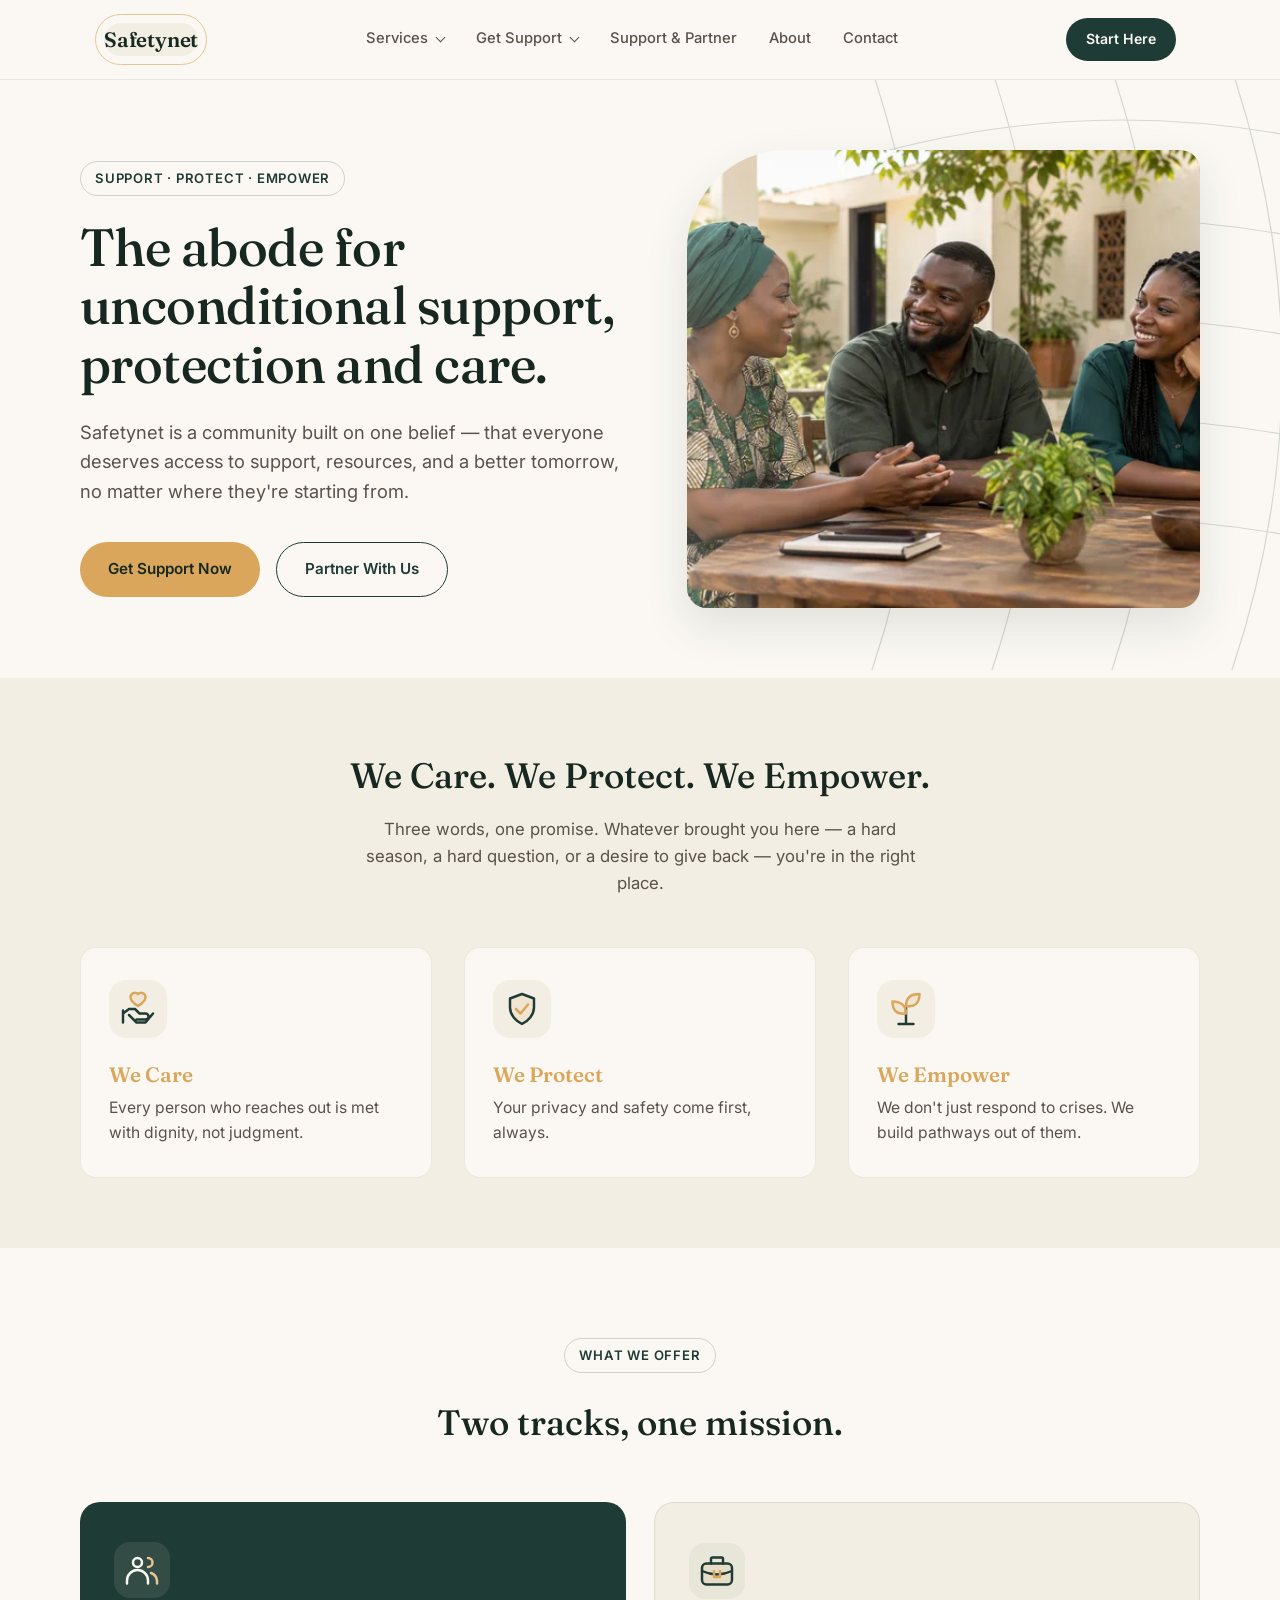
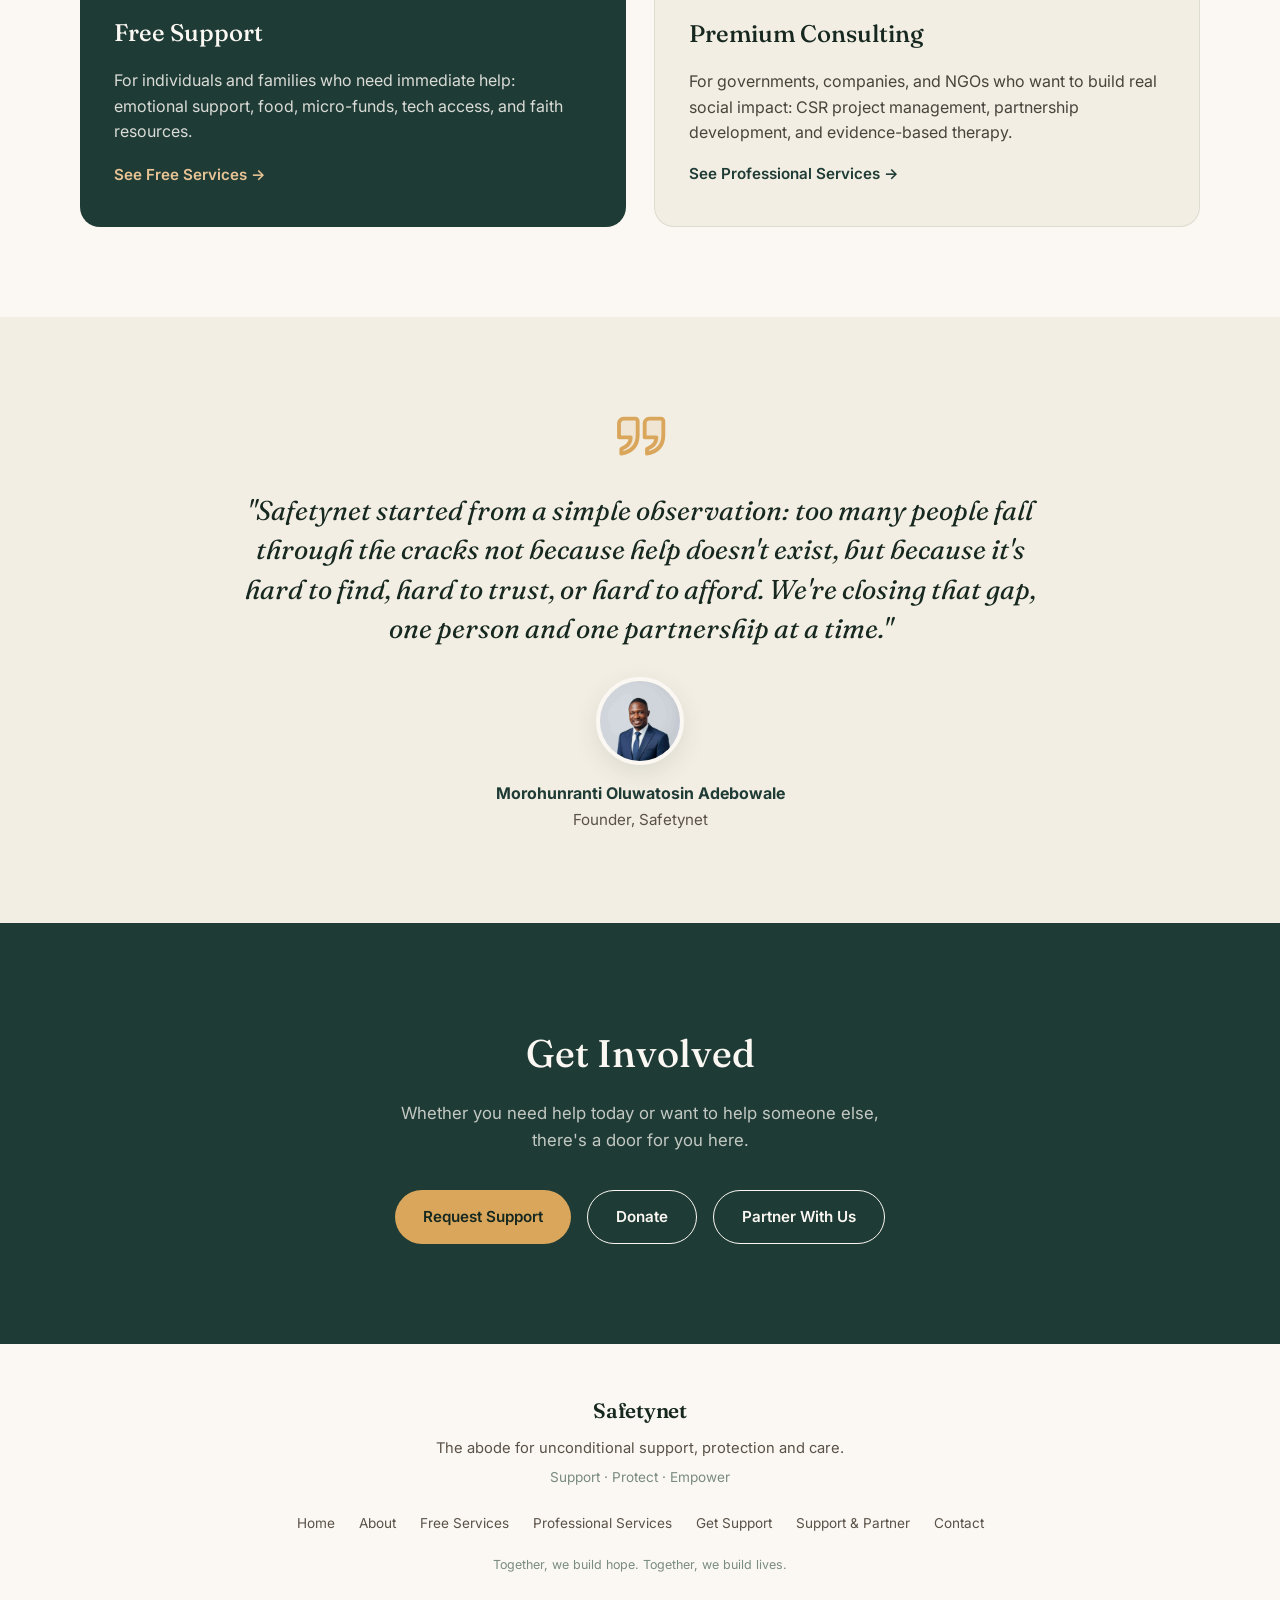
<file: index.html>
<!DOCTYPE html>
<html lang="en">
<head>
<meta charset="UTF-8">
<meta name="viewport" content="width=device-width, initial-scale=1.0">
<title>Safetynet — Support, Protect, Empower</title>
<meta name="description" content="Find practical support, explore professional services, and discover ways to support and partner with Safetynet.">
<link rel="canonical" href="https://safetyneto.netlify.app/">
<meta property="og:type" content="website">
<meta property="og:site_name" content="Safetynet">
<meta property="og:title" content="Safetynet — Support, Protect, Empower">
<meta property="og:description" content="Find practical support, explore professional services, and discover ways to support and partner with Safetynet.">
<meta property="og:url" content="https://safetyneto.netlify.app/">
<meta property="og:image" content="https://safetyneto.netlify.app/assets/images/social-preview.png">
<meta property="og:image:width" content="1200">
<meta property="og:image:height" content="630">
<meta property="og:image:alt" content="Safetynet — Support, Protect, Empower">
<meta name="twitter:card" content="summary_large_image">
<meta name="twitter:title" content="Safetynet — Support, Protect, Empower">
<meta name="twitter:description" content="Find practical support, explore professional services, and discover ways to support and partner with Safetynet.">
<meta name="twitter:image" content="https://safetyneto.netlify.app/assets/images/social-preview.png">
<link rel="preconnect" href="https://fonts.googleapis.com">
<link href="https://fonts.googleapis.com/css2?family=Fraunces:opsz,wght@9..144,400;9..144,500;9..144,600&family=Inter:wght@400;500;600&display=swap" rel="stylesheet">
<style>
  :root {
    --paper: #FBF8F3;
    --paper-warm: #F3EEE3;
    --pine: #1F3B35;
    --pine-deep: #16281F;
    --gold: #D9A65C;
    --gold-soft: #E8C495;
    --sage: #7A8C7E;
    --ink: #2B2620;
    --ink-soft: #5A5248;
  }

  * { margin: 0; padding: 0; box-sizing: border-box; }

  body {
    background: var(--paper);
    color: var(--ink);
    font-family: 'Inter', sans-serif;
    line-height: 1.6;
    -webkit-font-smoothing: antialiased;
  }

  h1, h2, h3 { font-family: 'Fraunces', serif; font-weight: 500; color: var(--pine-deep); }

  a { color: inherit; text-decoration: none; }

  :focus-visible {
    outline: 2px solid var(--gold);
    outline-offset: 3px;
  }

  .wrap { max-width: 1120px; margin: 0 auto; padding: 0 24px; }

  /* NAV */
  nav {
    position: sticky; top: 0; z-index: 50;
    background: rgba(251, 248, 243, 0.92);
    backdrop-filter: blur(8px);
    border-bottom: 1px solid rgba(31, 59, 53, 0.08);
  }
  .nav-inner {
    display: flex; align-items: center; justify-content: space-between;
    padding: 18px 24px; max-width: 1120px; margin: 0 auto;
  }
  .logo {
    font-family: 'Fraunces', serif; font-size: 1.3rem; font-weight: 600;
    color: var(--pine-deep); letter-spacing: -0.01em;
  }
  .nav-links {
    display: flex; gap: 32px; list-style: none;
    font-size: 0.92rem; font-weight: 500; color: var(--ink-soft);
  }
  .nav-links a:hover { color: var(--pine); }
  .nav-cta {
    background: var(--pine); color: var(--paper);
    padding: 10px 20px; border-radius: 100px;
    font-size: 0.88rem; font-weight: 600;
  }
  .nav-mobile-toggle {
    display: none; background: none; border: none; cursor: pointer;
    width: 40px; height: 40px; flex-direction: column; justify-content: center; gap: 5px;
  }
  .nav-mobile-toggle span { width: 22px; height: 2px; background: var(--pine-deep); border-radius: 2px; }
  .nav-mobile-panel {
    display: none; flex-direction: column; gap: 4px;
    padding: 10px 24px 20px; border-top: 1px solid rgba(31,59,53,0.08);
  }
  .nav-mobile-panel a {
    padding: 12px 0; font-size: 1rem; font-weight: 500; color: var(--ink-soft);
    border-bottom: 1px solid rgba(31,59,53,0.06);
  }
  .nav-mobile-panel a:last-child { border-bottom: none; }
  .nav-mobile-panel.open { display: flex; }

  /* HERO */
  .hero {
    position: relative; overflow: hidden;
    padding: 100px 24px 90px;
  }
  .hero-net {
    position: absolute; top: -10%; right: -15%;
    width: 700px; height: 700px; opacity: 0.35;
    pointer-events: none;
  }
  .hero-inner {
    max-width: 1120px; margin: 0 auto; position: relative; z-index: 2;
  }
  .eyebrow {
    display: inline-block; font-size: 0.82rem; font-weight: 600;
    color: var(--pine); letter-spacing: 0.06em; text-transform: uppercase;
    margin-bottom: 22px; padding: 6px 14px; border: 1px solid rgba(31,59,53,0.2);
    border-radius: 100px;
  }
  .hero h1 {
    font-size: clamp(2.2rem, 5vw, 3.6rem);
    line-height: 1.12; max-width: 780px; margin-bottom: 24px;
    letter-spacing: -0.01em;
  }
  .hero p {
    font-size: 1.15rem; color: var(--ink-soft); max-width: 560px; margin-bottom: 36px;
  }
  .btn-row { display: flex; gap: 16px; flex-wrap: wrap; }
  .btn {
    display: inline-flex; align-items: center; gap: 8px;
    padding: 14px 28px; border-radius: 100px;
    font-size: 0.95rem; font-weight: 600;
    transition: transform 0.15s ease, box-shadow 0.15s ease;
  }
  .btn-primary { background: var(--gold); color: var(--pine-deep); }
  .btn-primary:hover { transform: translateY(-1px); box-shadow: 0 6px 18px rgba(217,166,92,0.35); }
  .btn-secondary { background: transparent; color: var(--pine); border: 1.5px solid var(--pine); }
  .btn-secondary:hover { background: var(--pine); color: var(--paper); }

  /* THREE WORDS */
  .promise { padding: 70px 24px; background: var(--paper-warm); }
  .promise-head { text-align: center; margin-bottom: 50px; }
  .promise-head h2 { font-size: clamp(1.6rem, 3vw, 2.2rem); margin-bottom: 12px; }
  .promise-head p { color: var(--ink-soft); font-size: 1.05rem; max-width: 560px; margin: 0 auto; }
  .promise-grid {
    display: grid; grid-template-columns: repeat(3, 1fr); gap: 32px;
    max-width: 1120px; margin: 0 auto;
  }
  .promise-card {
    background: var(--paper); border-radius: 16px; padding: 32px 28px;
    border: 1px solid rgba(31,59,53,0.08);
  }
  .promise-card .icon { width: 44px; height: 44px; margin-bottom: 18px; }
  .promise-card .word {
    font-family: 'Fraunces', serif; font-size: 1.3rem; font-weight: 600;
    color: var(--gold); margin-bottom: 4px;
  }
  .promise-card p { color: var(--ink-soft); font-size: 0.98rem; }

  /* WHAT WE OFFER */
  .offer { padding: 90px 24px; }
  .offer-inner { max-width: 1120px; margin: 0 auto; }
  .offer-head { text-align: center; margin-bottom: 50px; }
  .offer-head .eyebrow { display: inline-block; }
  .offer-head h2 { font-size: clamp(1.6rem, 3vw, 2.2rem); }
  .offer-grid { display: grid; grid-template-columns: 1fr 1fr; gap: 28px; }
  .offer-card {
    padding: 40px 34px; border-radius: 20px;
    display: flex; flex-direction: column; gap: 16px;
  }
  .offer-card.free { background: var(--pine); color: var(--paper); }
  .offer-card.premium { background: var(--paper-warm); border: 1px solid rgba(31,59,53,0.1); }
  .offer-card .icon { width: 40px; height: 40px; }
  .offer-card h3 { font-size: 1.5rem; }
  .offer-card.free h3 { color: var(--paper); }
  .offer-card p { font-size: 1rem; opacity: 0.85; flex-grow: 1; }
  .offer-card .link-out { font-weight: 600; font-size: 0.95rem; display: flex; align-items: center; gap: 6px; }
  .offer-card.free .link-out { color: var(--gold-soft); }
  .offer-card.premium .link-out { color: var(--pine); }

  /* FOUNDER */
  .founder { padding: 90px 24px; background: var(--paper-warm); }
  .founder-inner {
    max-width: 800px; margin: 0 auto; text-align: center;
  }
  .founder .icon { width: 56px; height: 56px; margin: 0 auto 28px; display: block; }
  .founder blockquote {
    font-family: 'Fraunces', serif; font-size: clamp(1.3rem, 2.6vw, 1.7rem);
    font-weight: 400; color: var(--pine-deep); line-height: 1.45;
    margin-bottom: 28px; font-style: italic;
  }
  .founder cite {
    font-style: normal; font-size: 0.95rem; color: var(--ink-soft);
    display: block;
  }
  .founder cite strong { color: var(--pine); display: block; font-size: 1rem; margin-bottom: 2px; }

  /* STATS */
  .stats { padding: 70px 24px; }
  .stats-grid {
    display: grid; grid-template-columns: repeat(4, 1fr); gap: 24px;
    max-width: 1120px; margin: 0 auto; text-align: center;
  }
  .stat-num {
    font-family: 'Fraunces', serif; font-size: 2.4rem; font-weight: 600; color: var(--gold);
  }
  .stat-label { font-size: 0.88rem; color: var(--ink-soft); margin-top: 4px; }
  .stats-note {
    text-align: center; font-size: 0.8rem; color: var(--sage); margin-top: 30px; font-style: italic;
  }

  /* GET INVOLVED */
  .involved {
    padding: 100px 24px; background: var(--pine); color: var(--paper);
    text-align: center;
  }
  .involved h2 { color: var(--paper); font-size: clamp(1.7rem, 3.5vw, 2.4rem); margin-bottom: 16px; }
  .involved p { color: rgba(251,248,243,0.75); max-width: 520px; margin: 0 auto 36px; font-size: 1.05rem; }
  .involved .btn-row { justify-content: center; }
  .involved .btn-primary { background: var(--gold); color: var(--pine-deep); }
  .involved .btn-secondary { border-color: var(--paper); color: var(--paper); }
  .involved .btn-secondary:hover { background: var(--paper); color: var(--pine-deep); }

  /* FOOTER */
  footer { padding: 50px 24px 36px; text-align: center; }
  footer .logo { justify-content: center; display: flex; margin-bottom: 10px; }
  footer .tagline { color: var(--ink-soft); font-size: 0.92rem; margin-bottom: 6px; }
  footer .motto { color: var(--sage); font-size: 0.85rem; margin-bottom: 24px; }
  .footer-links {
    display: flex; justify-content: center; gap: 24px; flex-wrap: wrap;
    font-size: 0.85rem; color: var(--ink-soft); margin-bottom: 20px;
  }
  .footer-links a:hover { color: var(--pine); }
  footer .copy { font-size: 0.78rem; color: var(--sage); }

  @media (max-width: 860px) {
    .nav-links { display: none; }
    .nav-mobile-toggle { display: flex; }
    .promise-grid { grid-template-columns: 1fr; }
    .offer-grid { grid-template-columns: 1fr; }
    .stats-grid { grid-template-columns: repeat(2, 1fr); gap: 32px; }
    .hero-net { opacity: 0.2; right: -30%; }
  }

  @media (prefers-reduced-motion: reduce) {
    * { animation: none !important; transition: none !important; }
  }
</style>
<link rel="stylesheet" href="assets/imagery.css">
<link rel="stylesheet" href="assets/icons.css">
<link rel="stylesheet" href="assets/navigation.css">
<script src="assets/navigation.js" defer></script>
<link rel="stylesheet" href="assets/availability.css">
</head>
<body>

<nav>
  <div class="nav-inner">
    <a href="index.html" class="logo" aria-current="page">Safetynet</a>
    <ul class="nav-links">
      <li><a href="about.html">About</a></li>
      <li><a href="premium-services.html">Professional Services</a></li>
      <li><a href="give-partner.html">Support &amp; Partner</a></li>
      <li><a href="contact.html">Contact</a></li>
    </ul>
    <a href="get-support.html" class="nav-cta">Get Support</a>
    <button class="nav-mobile-toggle" aria-label="Open menu" aria-expanded="false" id="navToggle">
      <span></span><span></span><span></span>
    </button>
  </div>
  <div class="nav-mobile-panel" id="navPanel">
    <a href="get-support.html">Get Support</a>
    <a href="premium-services.html">Professional Services</a>
    <a href="give-partner.html">Support &amp; Partner</a>
    <a href="free-services.html">Free Services</a>
    <a href="about.html">About</a>
    <a href="contact.html">Contact</a>
  </div>
</nav>

<script>
  const navToggle = document.getElementById('navToggle');
  const navPanel = document.getElementById('navPanel');
  navToggle.addEventListener('click', () => {
    const isOpen = navPanel.classList.toggle('open');
    navToggle.setAttribute('aria-expanded', isOpen);
  });
</script>


<section class="hero">
  <svg class="hero-net" viewBox="0 0 700 700" xmlns="http://www.w3.org/2000/svg">
    <g stroke="#1F3B35" stroke-width="1.2" fill="none" opacity="0.5">
      <path d="M50,150 Q350,50 650,150" />
      <path d="M50,250 Q350,150 650,250" />
      <path d="M50,350 Q350,250 650,350" />
      <path d="M50,450 Q350,350 650,450" />
      <path d="M50,550 Q350,450 650,550" />
      <path d="M100,50 Q200,350 100,650" />
      <path d="M220,50 Q320,350 220,650" />
      <path d="M340,50 Q440,350 340,650" />
      <path d="M460,50 Q560,350 460,650" />
      <path d="M580,50 Q680,350 580,650" />
    </g>
  </svg>
  <div class="hero-inner">
    <div class="hero-copy">
    <span class="eyebrow">Support · Protect · Empower</span>
    <h1>The abode for unconditional support, protection and care.</h1>
    <p>Safetynet is a community built on one belief — that everyone deserves access to support, resources, and a better tomorrow, no matter where they're starting from.</p>
    <div class="btn-row">
      <a href="get-support.html" class="btn btn-primary">Get Support Now</a>
      <a href="give-partner.html" class="btn btn-secondary">Partner With Us</a>
    </div>
    </div>
    <figure class="human-photo hero-photo">
      <img src="assets/images/community.webp" srcset="assets/images/community-640.webp 640w, assets/images/community.webp 1280w" sizes="(max-width: 860px) calc(100vw - 48px), 540px" width="1280" height="853" alt="Three adults sharing a warm conversation in a leafy courtyard." fetchpriority="high" decoding="async">

    </figure>
  </div>
</section>

<section class="promise">
  <div class="promise-head">
    <h2>We Care. We Protect. We Empower.</h2>
    <p>Three words, one promise. Whatever brought you here — a hard season, a hard question, or a desire to give back — you're in the right place.</p>
  </div>
  <div class="promise-grid">
    <div class="promise-card">
      <svg class="icon sn-icon" data-icon="care" width="36" height="36" viewBox="0 0 24 24" fill="none" stroke="currentColor" stroke-width="1.65" stroke-linecap="round" stroke-linejoin="round" aria-hidden="true" focusable="false" xmlns="http://www.w3.org/2000/svg"><path class="icon-accent icon-wash" d="M12 10s-5-3-5-6a3 3 0 0 1 5-2 3 3 0 0 1 5 2c0 3-5 6-5 6Z"/><path d="m2 15 4-3h4l3 3h4a2 2 0 0 1 0 4h-6m-5-3 5 5h6l5-6M2 13v8"/></svg>
      <div class="word">We Care</div>
      <p>Every person who reaches out is met with dignity, not judgment.</p>
    </div>
    <div class="promise-card">
      <svg class="icon sn-icon" data-icon="shield" width="36" height="36" viewBox="0 0 24 24" fill="none" stroke="currentColor" stroke-width="1.65" stroke-linecap="round" stroke-linejoin="round" aria-hidden="true" focusable="false" xmlns="http://www.w3.org/2000/svg"><path class="icon-wash" d="m12 2 8 3v6c0 5-4 9-8 11-4-2-8-6-8-11V5Z"/><path class="icon-accent" d="m8 12 3 3 5-6"/></svg>
      <div class="word">We Protect</div>
      <p>Your privacy and safety come first, always.</p>
    </div>
    <div class="promise-card">
      <svg class="icon sn-icon" data-icon="growth" width="36" height="36" viewBox="0 0 24 24" fill="none" stroke="currentColor" stroke-width="1.65" stroke-linecap="round" stroke-linejoin="round" aria-hidden="true" focusable="false" xmlns="http://www.w3.org/2000/svg"><path d="M12 21V10M7 22h10"/><path class="icon-accent icon-wash" d="M12 15C5 16 3 12 3 7c6 0 9 3 9 8Zm0-5c0-5 3-8 9-8 0 6-3 9-9 8Z"/></svg>
      <div class="word">We Empower</div>
      <p>We don't just respond to crises. We build pathways out of them.</p>
    </div>
  </div>
</section>

<section class="offer">
  <div class="offer-inner">
    <div class="offer-head">
      <span class="eyebrow">What We Offer</span>
      <h2>Two tracks, one mission.</h2>
    </div>
    <div class="offer-grid">
      <div class="offer-card free">
        <svg class="icon sn-icon" data-icon="people" width="36" height="36" viewBox="0 0 24 24" fill="none" stroke="currentColor" stroke-width="1.65" stroke-linecap="round" stroke-linejoin="round" aria-hidden="true" focusable="false" xmlns="http://www.w3.org/2000/svg"><circle cx="9" cy="7" r="3"/><path d="M2 21v-2a7 7 0 0 1 14 0v2"/><path class="icon-accent" d="M16 4a3 3 0 0 1 0 6m2 4a6 6 0 0 1 4 5v2"/></svg>
        <h3>Free Support</h3>
        <p>For individuals and families who need immediate help: emotional support, food, micro-funds, tech access, and faith resources.</p>
        <a href="free-services.html" class="link-out">See Free Services →</a>
      </div>
      <div class="offer-card premium">
        <svg class="icon sn-icon" data-icon="briefcase" width="36" height="36" viewBox="0 0 24 24" fill="none" stroke="currentColor" stroke-width="1.65" stroke-linecap="round" stroke-linejoin="round" aria-hidden="true" focusable="false" xmlns="http://www.w3.org/2000/svg"><rect class="icon-wash" x="2" y="7" width="20" height="14" rx="3"/><path d="M8 7V4a1 1 0 0 1 1-1h6a1 1 0 0 1 1 1v3M2 12a24 24 0 0 0 20 0"/><path class="icon-accent" d="M10 12v4h4v-4"/></svg>
        <h3>Premium Consulting</h3>
        <p>For governments, companies, and NGOs who want to build real social impact: CSR project management, partnership development, and evidence-based therapy.</p>
        <a href="premium-services.html" class="link-out">See Professional Services →</a>
      </div>
    </div>
  </div>
</section>

<section class="founder">
  <div class="founder-inner">
    <svg class="icon sn-icon" data-icon="quote" width="36" height="36" viewBox="0 0 24 24" fill="none" stroke="currentColor" stroke-width="1.65" stroke-linecap="round" stroke-linejoin="round" aria-hidden="true" focusable="false" xmlns="http://www.w3.org/2000/svg"><path class="icon-accent icon-wash" d="M10 5H5a2 2 0 0 0-2 2v6h5c0 3-2 4-4 5v2c5-1 7-4 7-8V6a1 1 0 0 0-1-1Zm11 0h-5a2 2 0 0 0-2 2v6h5c0 3-2 4-4 5v2c5-1 7-4 7-8V6a1 1 0 0 0-1-1Z"/></svg>
    <blockquote>"Safetynet started from a simple observation: too many people fall through the cracks not because help doesn't exist, but because it's hard to find, hard to trust, or hard to afford. We're closing that gap, one person and one partnership at a time."</blockquote>
    <img class="founder-portrait" src="assets/images/founder.jpg" width="864" height="1184" alt="Morohunranti Oluwatosin Adebowale, founder of Safetynet" loading="lazy" decoding="async">
    <cite><strong>Morohunranti Oluwatosin Adebowale</strong>Founder, Safetynet</cite>
  </div>
</section>

<!-- Impact statistics will return when verified figures are available. -->

<section class="involved">
  <h2>Get Involved</h2>
  <p>Whether you need help today or want to help someone else, there's a door for you here.</p>
  <div class="btn-row">
    <a href="get-support.html" class="btn btn-primary">Request Support</a>
    <a href="give-partner.html" class="btn btn-secondary">Donate</a>
    <a href="give-partner.html" class="btn btn-secondary">Partner With Us</a>
  </div>
</section>

<footer>
  <a href="index.html" class="logo">Safetynet</a>
  <p class="tagline">The abode for unconditional support, protection and care.</p>
  <p class="motto">Support · Protect · Empower</p>
  <div class="footer-links">
    <a href="index.html">Home</a>
    <a href="about.html">About</a>
    <a href="free-services.html">Free Services</a>
    <a href="premium-services.html">Professional Services</a>
    <a href="get-support.html">Get Support</a>
    <a href="give-partner.html">Support &amp; Partner</a>
    <a href="contact.html">Contact</a>
  </div>
  <p class="copy">Together, we build hope. Together, we build lives.</p>
</footer>

</body>
</html>
</file>
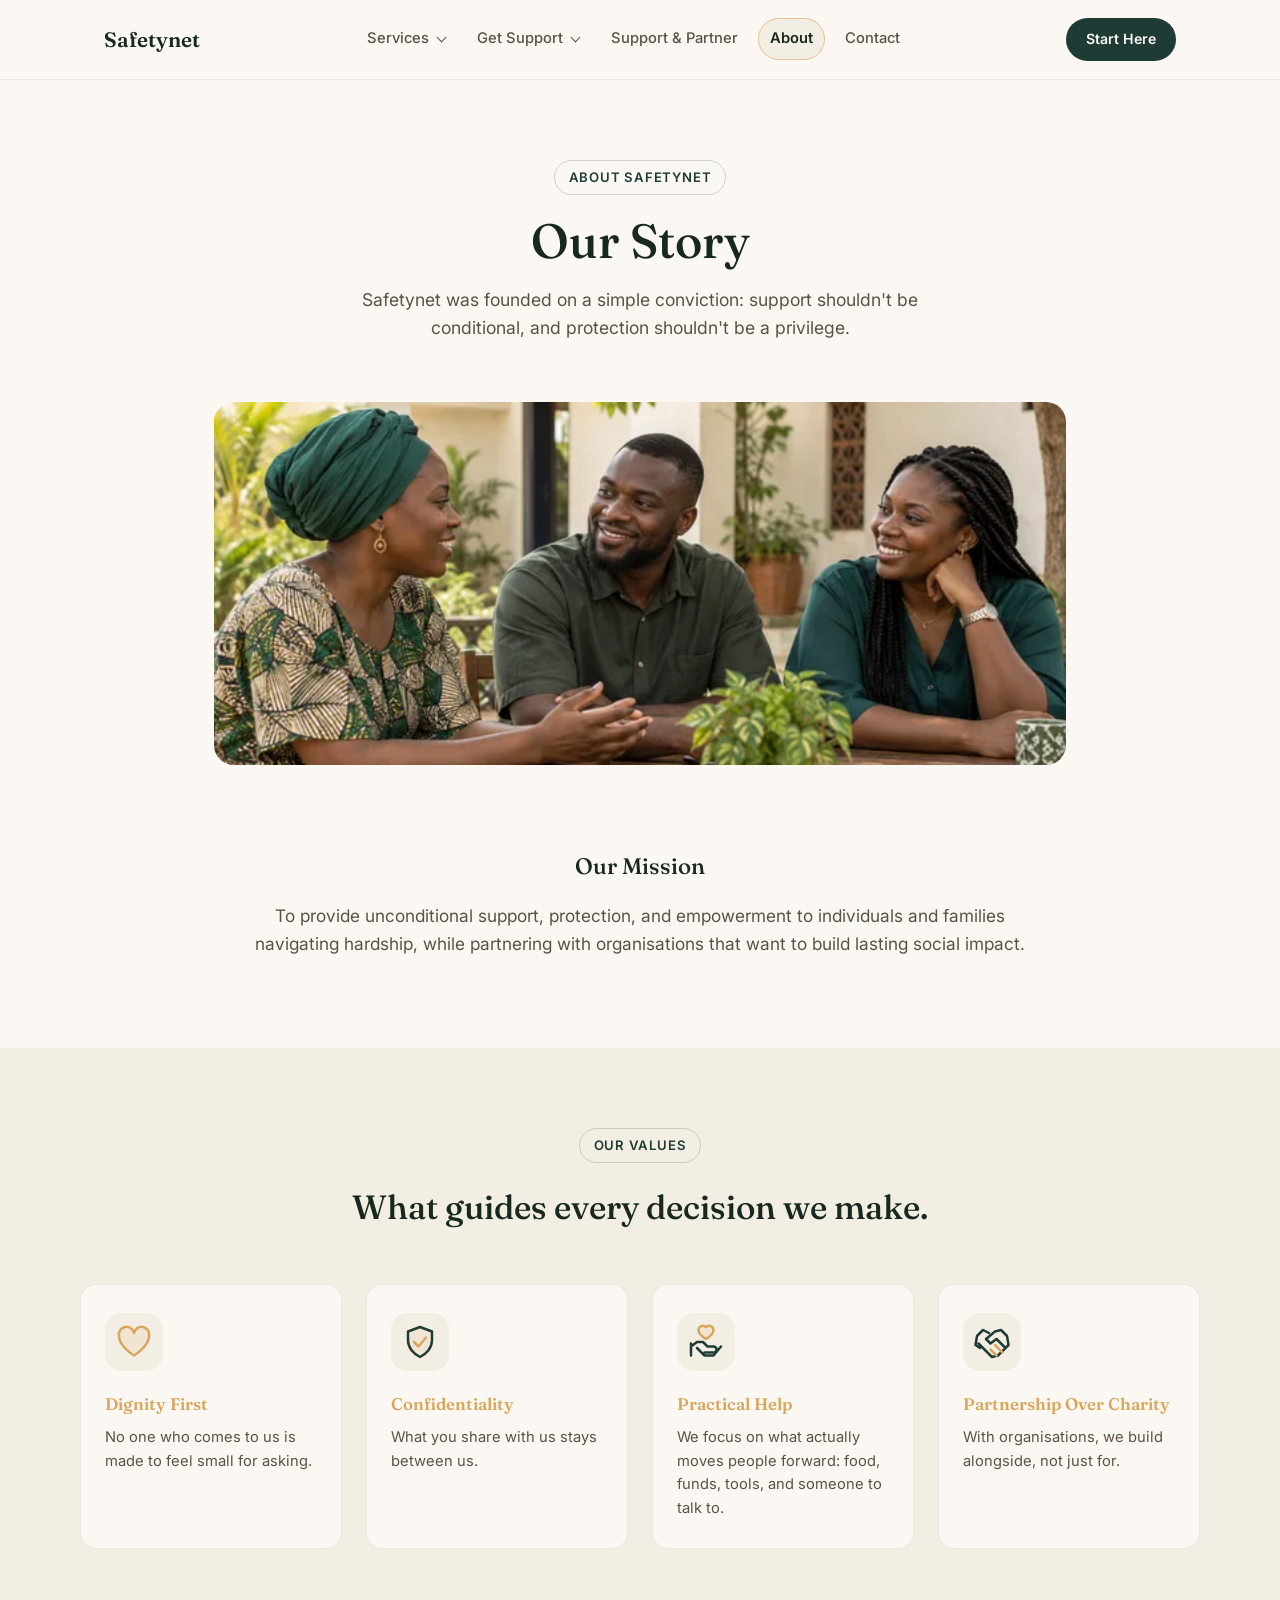
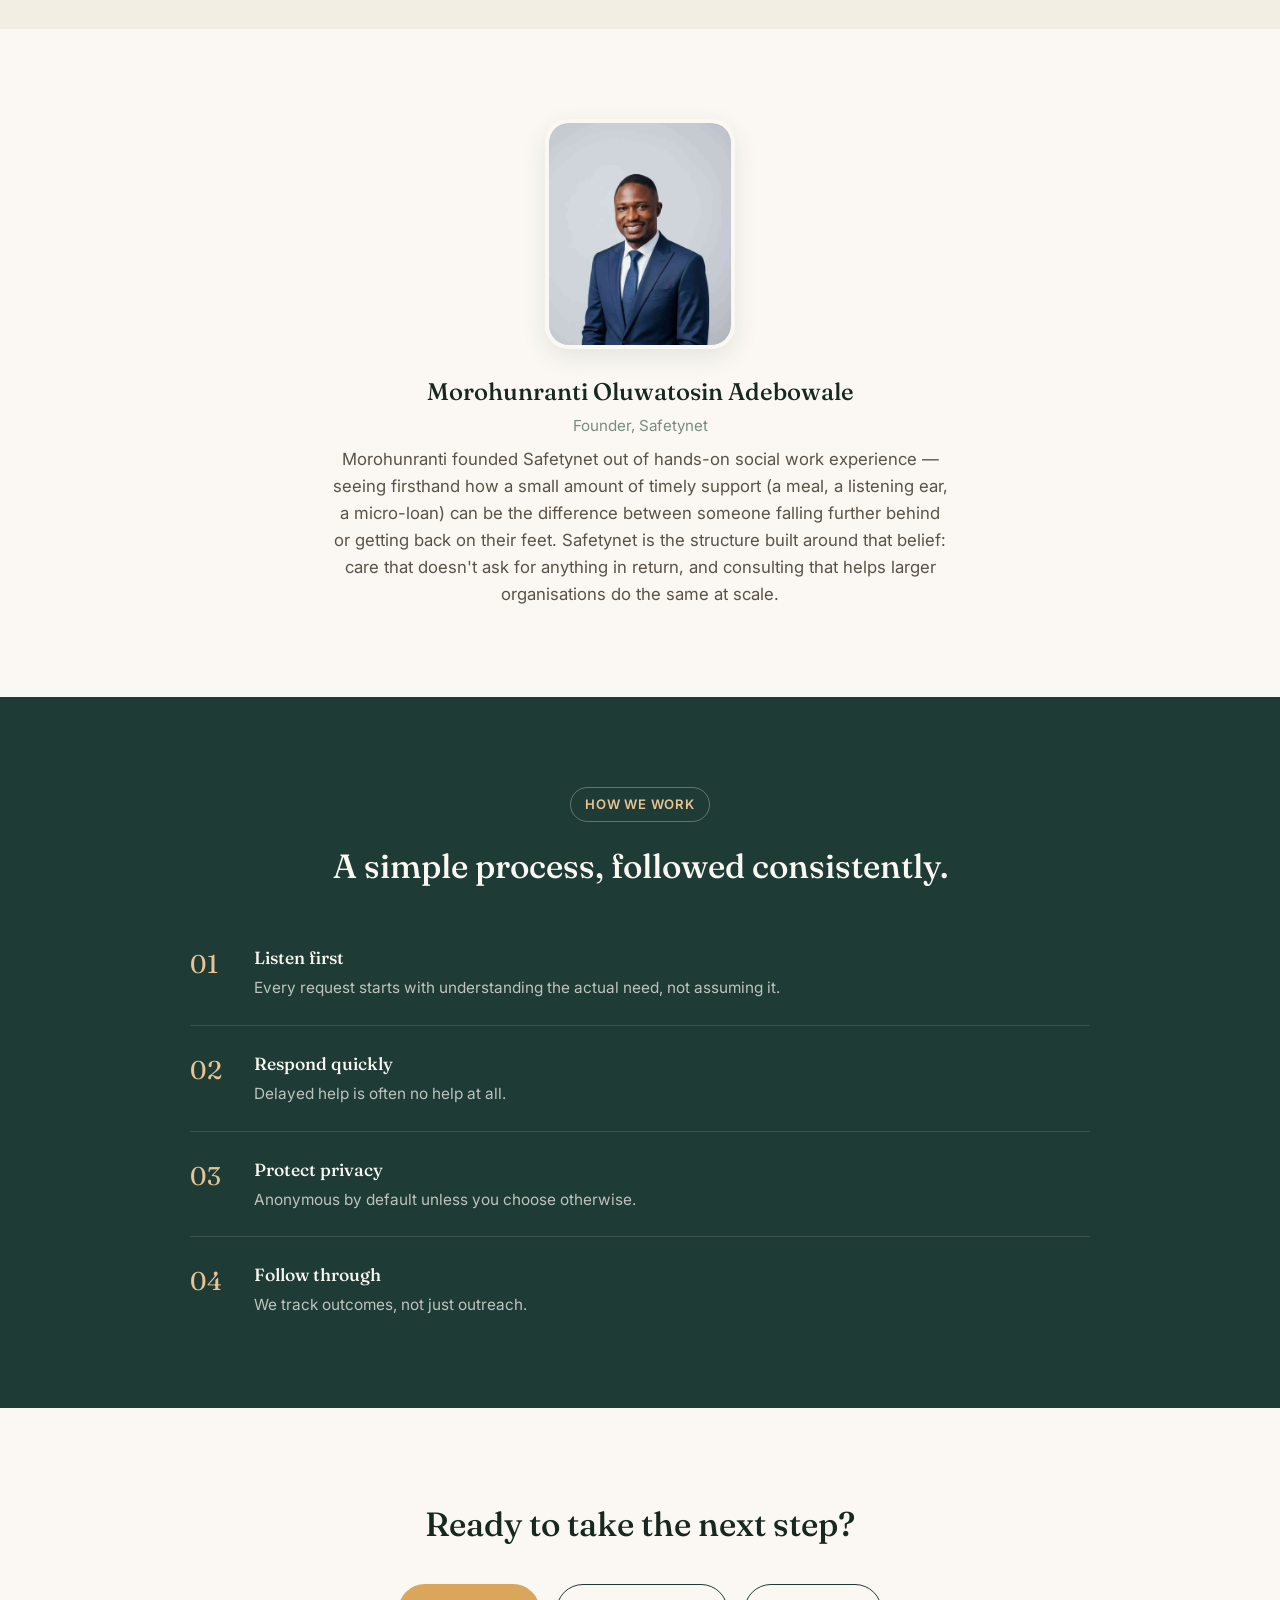
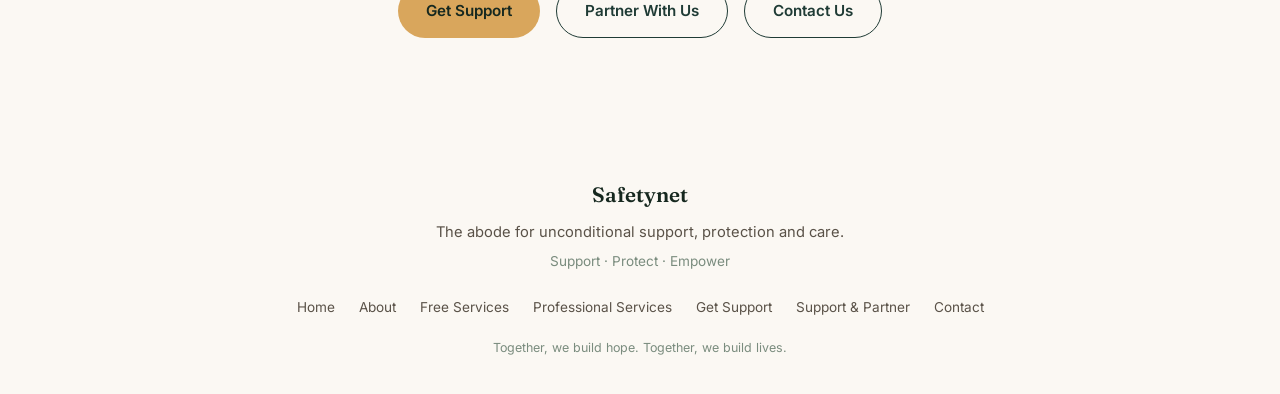
<file: about.html>
<!DOCTYPE html>
<html lang="en">
<head>
<meta charset="UTF-8">
<meta name="viewport" content="width=device-width, initial-scale=1.0">
<title>About Safetynet</title>
<meta name="description" content="Meet Safetynet and its founder, and learn about our approach to dignity, practical support, and community partnerships.">
<link rel="canonical" href="https://safetyneto.netlify.app/about.html">
<meta property="og:type" content="website">
<meta property="og:site_name" content="Safetynet">
<meta property="og:title" content="About Safetynet">
<meta property="og:description" content="Meet Safetynet and its founder, and learn about our approach to dignity, practical support, and community partnerships.">
<meta property="og:url" content="https://safetyneto.netlify.app/about.html">
<meta property="og:image" content="https://safetyneto.netlify.app/assets/images/social-preview.png">
<meta property="og:image:width" content="1200">
<meta property="og:image:height" content="630">
<meta property="og:image:alt" content="Safetynet — Support, Protect, Empower">
<meta name="twitter:card" content="summary_large_image">
<meta name="twitter:title" content="About Safetynet">
<meta name="twitter:description" content="Meet Safetynet and its founder, and learn about our approach to dignity, practical support, and community partnerships.">
<meta name="twitter:image" content="https://safetyneto.netlify.app/assets/images/social-preview.png">
<link rel="preconnect" href="https://fonts.googleapis.com">
<link href="https://fonts.googleapis.com/css2?family=Fraunces:opsz,wght@9..144,400;9..144,500;9..144,600&family=Inter:wght@400;500;600&display=swap" rel="stylesheet">
<style>
  :root {
    --paper: #FBF8F3;
    --paper-warm: #F3EEE3;
    --pine: #1F3B35;
    --pine-deep: #16281F;
    --gold: #D9A65C;
    --gold-soft: #E8C495;
    --sage: #7A8C7E;
    --ink: #2B2620;
    --ink-soft: #5A5248;
  }

  * { margin: 0; padding: 0; box-sizing: border-box; }
  body {
    background: var(--paper); color: var(--ink);
    font-family: 'Inter', sans-serif; line-height: 1.6;
    -webkit-font-smoothing: antialiased;
  }
  h1, h2, h3 { font-family: 'Fraunces', serif; font-weight: 500; color: var(--pine-deep); }
  a { color: inherit; text-decoration: none; }
  :focus-visible { outline: 2px solid var(--gold); outline-offset: 3px; }

  /* NAV */
  nav {
    position: sticky; top: 0; z-index: 50;
    background: rgba(251, 248, 243, 0.92);
    backdrop-filter: blur(8px);
    border-bottom: 1px solid rgba(31, 59, 53, 0.08);
  }
  .nav-inner { display: flex; align-items: center; justify-content: space-between; padding: 18px 24px; max-width: 1120px; margin: 0 auto; }
  .logo { font-family: 'Fraunces', serif; font-size: 1.3rem; font-weight: 600; color: var(--pine-deep); }
  .nav-links { display: flex; gap: 32px; list-style: none; font-size: 0.92rem; font-weight: 500; color: var(--ink-soft); }
  .nav-links a:hover { color: var(--pine); }
  .nav-cta { background: var(--pine); color: var(--paper); padding: 10px 20px; border-radius: 100px; font-size: 0.88rem; font-weight: 600; }
  .nav-mobile-toggle {
    display: none; background: none; border: none; cursor: pointer;
    width: 40px; height: 40px; flex-direction: column; justify-content: center; gap: 5px;
  }
  .nav-mobile-toggle span { width: 22px; height: 2px; background: var(--pine-deep); border-radius: 2px; }
  .nav-mobile-panel {
    display: none; flex-direction: column; gap: 4px;
    padding: 10px 24px 20px; border-top: 1px solid rgba(31,59,53,0.08);
  }
  .nav-mobile-panel a { padding: 12px 0; font-size: 1rem; font-weight: 500; color: var(--ink-soft); border-bottom: 1px solid rgba(31,59,53,0.06); }
  .nav-mobile-panel a:last-child { border-bottom: none; }
  .nav-mobile-panel.open { display: flex; }
  @media (max-width: 860px) {
    .nav-links { display: none; }
    .nav-mobile-toggle { display: flex; }
  }

  /* PAGE HEAD */
  .page-head { padding: 80px 24px 60px; text-align: center; }
  .eyebrow {
    display: inline-block; font-size: 0.82rem; font-weight: 600; color: var(--pine);
    letter-spacing: 0.06em; text-transform: uppercase; margin-bottom: 18px;
    padding: 6px 14px; border: 1px solid rgba(31,59,53,0.2); border-radius: 100px;
  }
  .page-head h1 { font-size: clamp(2.1rem, 4.5vw, 3rem); max-width: 700px; margin: 0 auto 18px; line-height: 1.15; }
  .page-head p { color: var(--ink-soft); font-size: 1.1rem; max-width: 620px; margin: 0 auto; }

  /* MISSION */
  .mission { padding: 30px 24px 90px; }
  .mission-inner { max-width: 780px; margin: 0 auto; text-align: center; }
  .mission h2 { font-size: 1.4rem; margin-bottom: 18px; }
  .mission p { color: var(--ink-soft); font-size: 1.08rem; }

  /* VALUES */
  .values { padding: 80px 24px; background: var(--paper-warm); }
  .values-inner { max-width: 1120px; margin: 0 auto; }
  .values-head { text-align: center; margin-bottom: 50px; }
  .values-head h2 { font-size: clamp(1.6rem, 3vw, 2.1rem); }
  .values-grid { display: grid; grid-template-columns: repeat(4, 1fr); gap: 24px; }
  .value-card { background: var(--paper); border-radius: 16px; padding: 28px 24px; border: 1px solid rgba(31,59,53,0.08); }
  .value-card .icon { width: 36px; height: 36px; margin-bottom: 16px; }
  .value-card h3 { font-size: 1.05rem; margin-bottom: 8px; color: var(--gold); font-weight: 600; }
  .value-card p { color: var(--ink-soft); font-size: 0.92rem; }
  @media (max-width: 860px) { .values-grid { grid-template-columns: 1fr 1fr; } }
  @media (max-width: 560px) { .values-grid { grid-template-columns: 1fr; } }

  /* FOUNDER */
  .founder { padding: 90px 24px; }
  .founder-inner { max-width: 780px; margin: 0 auto; display: flex; flex-direction: column; align-items: center; text-align: center; gap: 24px; }
  .founder-avatar {
    width: 84px; height: 84px; border-radius: 50%; background: var(--pine);
    display: flex; align-items: center; justify-content: center;
    font-family: 'Fraunces', serif; font-size: 1.8rem; color: var(--gold-soft); font-weight: 600;
  }
  .founder h2 { font-size: 1.5rem; margin-bottom: 2px; }
  .founder .role { color: var(--sage); font-size: 0.95rem; margin-bottom: 8px; }
  .founder p.bio { color: var(--ink-soft); font-size: 1.05rem; max-width: 620px; }

  /* HOW WE WORK */
  .how { padding: 90px 24px; background: var(--pine); color: var(--paper); }
  .how-inner { max-width: 900px; margin: 0 auto; }
  .how-head { text-align: center; margin-bottom: 50px; }
  .how-head h2 { color: var(--paper); font-size: clamp(1.6rem, 3vw, 2.1rem); }
  .how-steps { display: flex; flex-direction: column; gap: 24px; }
  .how-step { display: flex; gap: 20px; align-items: flex-start; padding-bottom: 24px; border-bottom: 1px solid rgba(251,248,243,0.12); }
  .how-step:last-child { border-bottom: none; padding-bottom: 0; }
  .how-num { font-family: 'Fraunces', serif; font-size: 1.6rem; color: var(--gold-soft); flex-shrink: 0; width: 44px; }
  .how-step h3 { color: var(--paper); font-size: 1.1rem; margin-bottom: 4px; }
  .how-step p { color: rgba(251,248,243,0.72); font-size: 0.96rem; }

  /* CTA */
  .cta-strip { padding: 90px 24px; text-align: center; }
  .cta-strip h2 { font-size: clamp(1.6rem, 3vw, 2.1rem); margin-bottom: 32px; }
  .btn-row { display: flex; gap: 16px; justify-content: center; flex-wrap: wrap; }
  .btn { display: inline-flex; align-items: center; gap: 8px; padding: 14px 28px; border-radius: 100px; font-size: 0.95rem; font-weight: 600; transition: transform 0.15s ease, box-shadow 0.15s ease; }
  .btn-primary { background: var(--gold); color: var(--pine-deep); }
  .btn-primary:hover { transform: translateY(-1px); box-shadow: 0 6px 18px rgba(217,166,92,0.35); }
  .btn-secondary { background: transparent; color: var(--pine); border: 1.5px solid var(--pine); }
  .btn-secondary:hover { background: var(--pine); color: var(--paper); }

  footer { padding: 50px 24px 36px; text-align: center; }
  footer .logo { justify-content: center; display: flex; margin-bottom: 10px; }
  footer .tagline { color: var(--ink-soft); font-size: 0.92rem; margin-bottom: 6px; }
  footer .motto { color: var(--sage); font-size: 0.85rem; margin-bottom: 24px; }
  .footer-links { display: flex; justify-content: center; gap: 24px; flex-wrap: wrap; font-size: 0.85rem; color: var(--ink-soft); margin-bottom: 20px; }
  .footer-links a:hover { color: var(--pine); }
  footer .copy { font-size: 0.78rem; color: var(--sage); }

  @media (prefers-reduced-motion: reduce) { * { animation: none !important; transition: none !important; } }
</style>
<link rel="stylesheet" href="assets/imagery.css">
<link rel="stylesheet" href="assets/icons.css">
<link rel="stylesheet" href="assets/navigation.css">
<script src="assets/navigation.js" defer></script>
<link rel="stylesheet" href="assets/availability.css">
</head>
<body>

<nav>
  <div class="nav-inner">
    <a href="index.html" class="logo">Safetynet</a>
    <ul class="nav-links">
      <li><a href="about.html" aria-current="page">About</a></li>
      <li><a href="premium-services.html">Professional Services</a></li>
      <li><a href="give-partner.html">Support &amp; Partner</a></li>
      <li><a href="contact.html">Contact</a></li>
    </ul>
    <a href="get-support.html" class="nav-cta">Get Support</a>
    <button class="nav-mobile-toggle" aria-label="Open menu" aria-expanded="false" id="navToggle">
      <span></span><span></span><span></span>
    </button>
  </div>
  <div class="nav-mobile-panel" id="navPanel">
    <a href="get-support.html">Get Support</a>
    <a href="premium-services.html">Professional Services</a>
    <a href="give-partner.html">Support &amp; Partner</a>
    <a href="free-services.html">Free Services</a>
    <a href="about.html" aria-current="page">About</a>
    <a href="contact.html">Contact</a>
  </div>
</nav>

<section class="page-head">
  <span class="eyebrow">About Safetynet</span>
  <h1>Our Story</h1>
  <p>Safetynet was founded on a simple conviction: support shouldn't be conditional, and protection shouldn't be a privilege.</p>
</section>

<figure class="human-photo community-photo"><img src="assets/images/community.webp" srcset="assets/images/community-640.webp 640w, assets/images/community.webp 1280w" sizes="(max-width: 860px) calc(100vw - 48px), 540px" width="1280" height="853" alt="Adults connecting over conversation in a welcoming courtyard." fetchpriority="high" decoding="async"></figure>

<section class="mission">
  <div class="mission-inner">
    <h2>Our Mission</h2>
    <p>To provide unconditional support, protection, and empowerment to individuals and families navigating hardship, while partnering with organisations that want to build lasting social impact.</p>
  </div>
</section>

<section class="values">
  <div class="values-inner">
    <div class="values-head">
      <span class="eyebrow">Our Values</span>
      <h2>What guides every decision we make.</h2>
    </div>
    <div class="values-grid">
      <div class="value-card">
        <svg class="icon sn-icon" data-icon="heart" width="36" height="36" viewBox="0 0 24 24" fill="none" stroke="currentColor" stroke-width="1.65" stroke-linecap="round" stroke-linejoin="round" aria-hidden="true" focusable="false" xmlns="http://www.w3.org/2000/svg"><path class="icon-accent icon-wash" d="M12 21S2 15 2 8a5 5 0 0 1 10-2 5 5 0 0 1 10 2c0 7-10 13-10 13Z"/></svg>
        <h3>Dignity First</h3>
        <p>No one who comes to us is made to feel small for asking.</p>
      </div>
      <div class="value-card">
        <svg class="icon sn-icon" data-icon="shield" width="36" height="36" viewBox="0 0 24 24" fill="none" stroke="currentColor" stroke-width="1.65" stroke-linecap="round" stroke-linejoin="round" aria-hidden="true" focusable="false" xmlns="http://www.w3.org/2000/svg"><path class="icon-wash" d="m12 2 8 3v6c0 5-4 9-8 11-4-2-8-6-8-11V5Z"/><path class="icon-accent" d="m8 12 3 3 5-6"/></svg>
        <h3>Confidentiality</h3>
        <p>What you share with us stays between us.</p>
      </div>
      <div class="value-card">
        <svg class="icon sn-icon" data-icon="care" width="36" height="36" viewBox="0 0 24 24" fill="none" stroke="currentColor" stroke-width="1.65" stroke-linecap="round" stroke-linejoin="round" aria-hidden="true" focusable="false" xmlns="http://www.w3.org/2000/svg"><path class="icon-accent icon-wash" d="M12 10s-5-3-5-6a3 3 0 0 1 5-2 3 3 0 0 1 5 2c0 3-5 6-5 6Z"/><path d="m2 15 4-3h4l3 3h4a2 2 0 0 1 0 4h-6m-5-3 5 5h6l5-6M2 13v8"/></svg>
        <h3>Practical Help</h3>
        <p>We focus on what actually moves people forward: food, funds, tools, and someone to talk to.</p>
      </div>
      <div class="value-card">
        <svg class="icon sn-icon" data-icon="handshake" width="36" height="36" viewBox="0 0 24 24" fill="none" stroke="currentColor" stroke-width="1.65" stroke-linecap="round" stroke-linejoin="round" aria-hidden="true" focusable="false" xmlns="http://www.w3.org/2000/svg"><path d="m2 8 4-4 4 2m12 2-4-4-4 1-6 5 3 3 4-3 6 6-5 5-4 1-9-9M2 8l-1 6 3 2m18-8 1 6-3 3"/><path class="icon-accent" d="m11 17 4 4m-1-7 5 5"/></svg>
        <h3>Partnership Over Charity</h3>
        <p>With organisations, we build alongside, not just for.</p>
      </div>
    </div>
  </div>
</section>

<section class="founder">
  <div class="founder-inner">
    <img class="founder-portrait" src="assets/images/founder.jpg" width="864" height="1184" alt="Morohunranti Oluwatosin Adebowale, founder of Safetynet" loading="lazy" decoding="async">
    <div>
      <h2>Morohunranti Oluwatosin Adebowale</h2>
      <p class="role">Founder, Safetynet</p>
      <p class="bio">Morohunranti founded Safetynet out of hands-on social work experience — seeing firsthand how a small amount of timely support (a meal, a listening ear, a micro-loan) can be the difference between someone falling further behind or getting back on their feet. Safetynet is the structure built around that belief: care that doesn't ask for anything in return, and consulting that helps larger organisations do the same at scale.</p>
    </div>
  </div>
</section>

<section class="how">
  <div class="how-inner">
    <div class="how-head">
      <span class="eyebrow" style="border-color: rgba(251,248,243,0.3); color: var(--gold-soft);">How We Work</span>
      <h2>A simple process, followed consistently.</h2>
    </div>
    <div class="how-steps">
      <div class="how-step">
        <span class="how-num">01</span>
        <div>
          <h3>Listen first</h3>
          <p>Every request starts with understanding the actual need, not assuming it.</p>
        </div>
      </div>
      <div class="how-step">
        <span class="how-num">02</span>
        <div>
          <h3>Respond quickly</h3>
          <p>Delayed help is often no help at all.</p>
        </div>
      </div>
      <div class="how-step">
        <span class="how-num">03</span>
        <div>
          <h3>Protect privacy</h3>
          <p>Anonymous by default unless you choose otherwise.</p>
        </div>
      </div>
      <div class="how-step">
        <span class="how-num">04</span>
        <div>
          <h3>Follow through</h3>
          <p>We track outcomes, not just outreach.</p>
        </div>
      </div>
    </div>
  </div>
</section>

<section class="cta-strip">
  <h2>Ready to take the next step?</h2>
  <div class="btn-row">
    <a href="get-support.html" class="btn btn-primary">Get Support</a>
    <a href="give-partner.html" class="btn btn-secondary">Partner With Us</a>
    <a href="contact.html" class="btn btn-secondary">Contact Us</a>
  </div>
</section>

<footer>
  <a href="index.html" class="logo">Safetynet</a>
  <p class="tagline">The abode for unconditional support, protection and care.</p>
  <p class="motto">Support · Protect · Empower</p>
  <div class="footer-links">
    <a href="index.html">Home</a>
    <a href="about.html">About</a>
    <a href="free-services.html">Free Services</a>
    <a href="premium-services.html">Professional Services</a>
    <a href="get-support.html">Get Support</a>
    <a href="give-partner.html">Support &amp; Partner</a>
    <a href="contact.html">Contact</a>
  </div>
  <p class="copy">Together, we build hope. Together, we build lives.</p>
</footer>

<script>
  const navToggle = document.getElementById('navToggle');
  const navPanel = document.getElementById('navPanel');
  navToggle.addEventListener('click', () => {
    const isOpen = navPanel.classList.toggle('open');
    navToggle.setAttribute('aria-expanded', isOpen);
  });
</script>

</body>
</html>
</file>
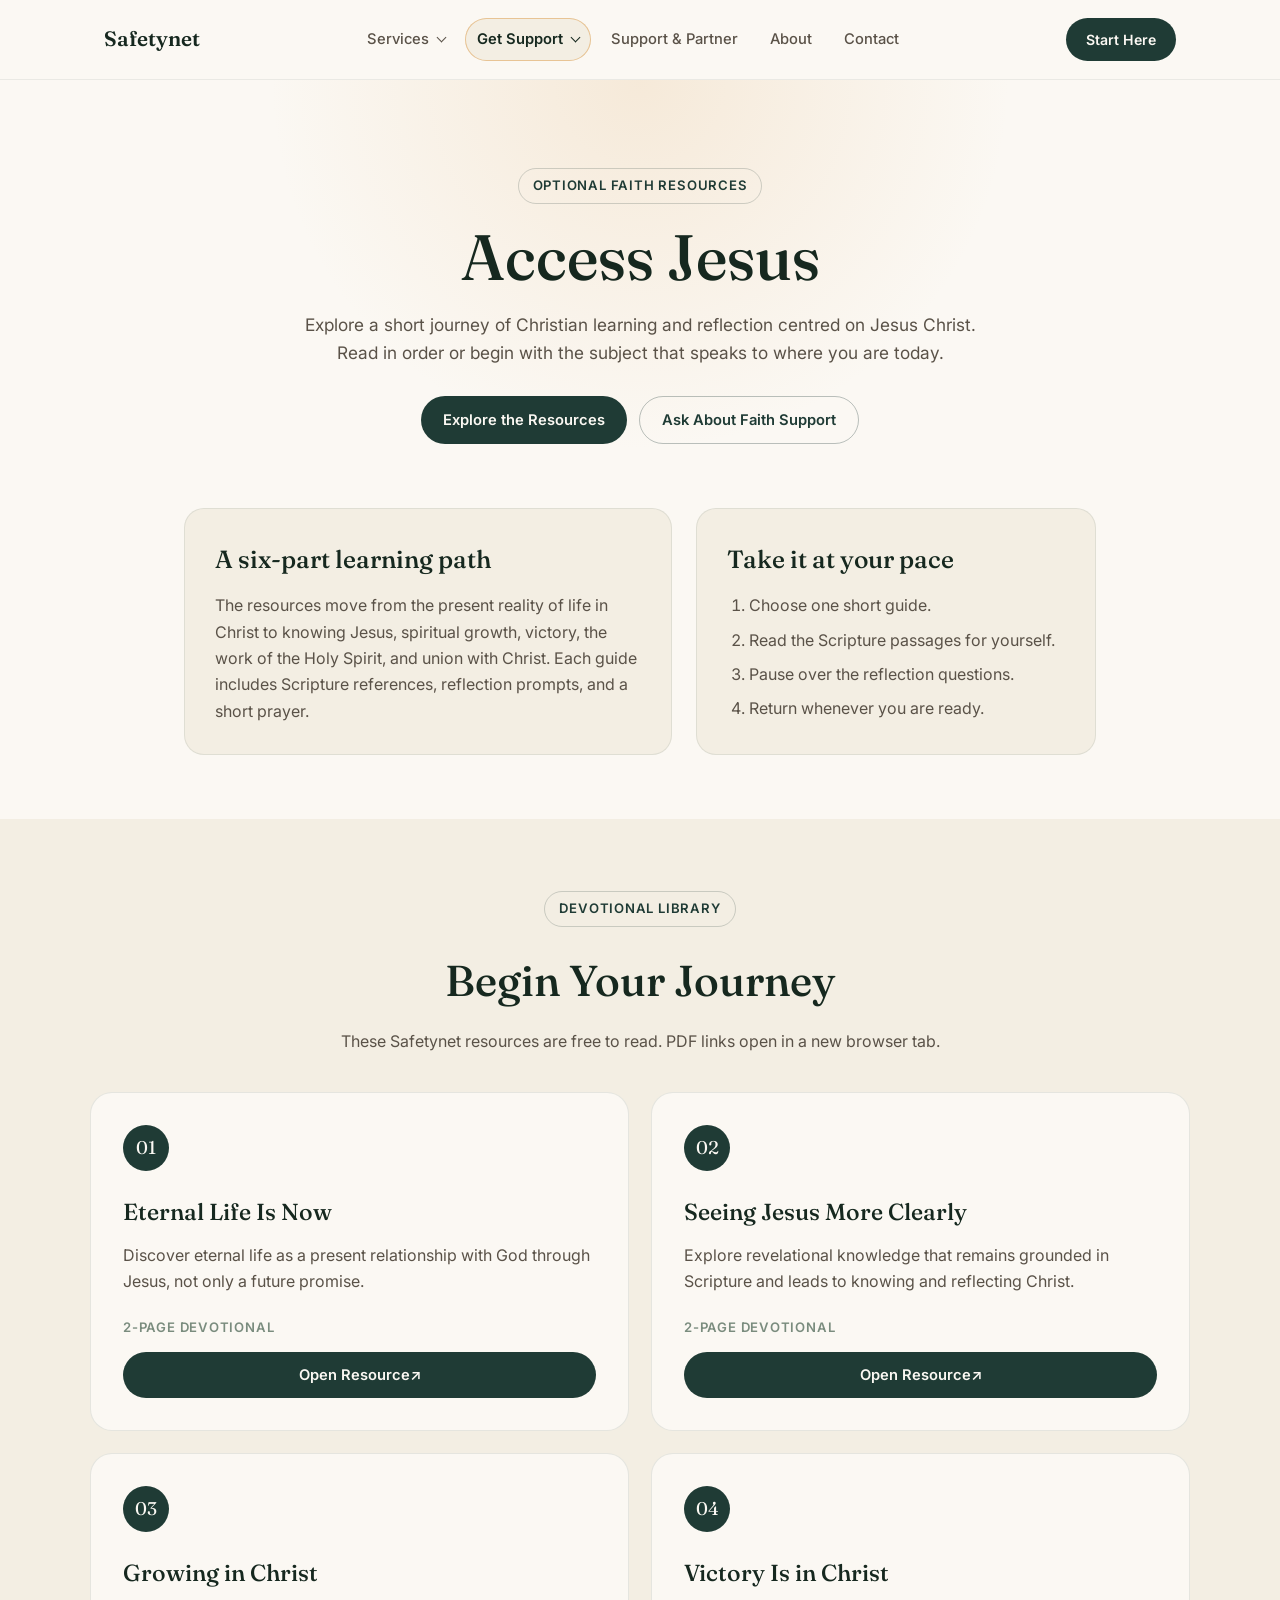
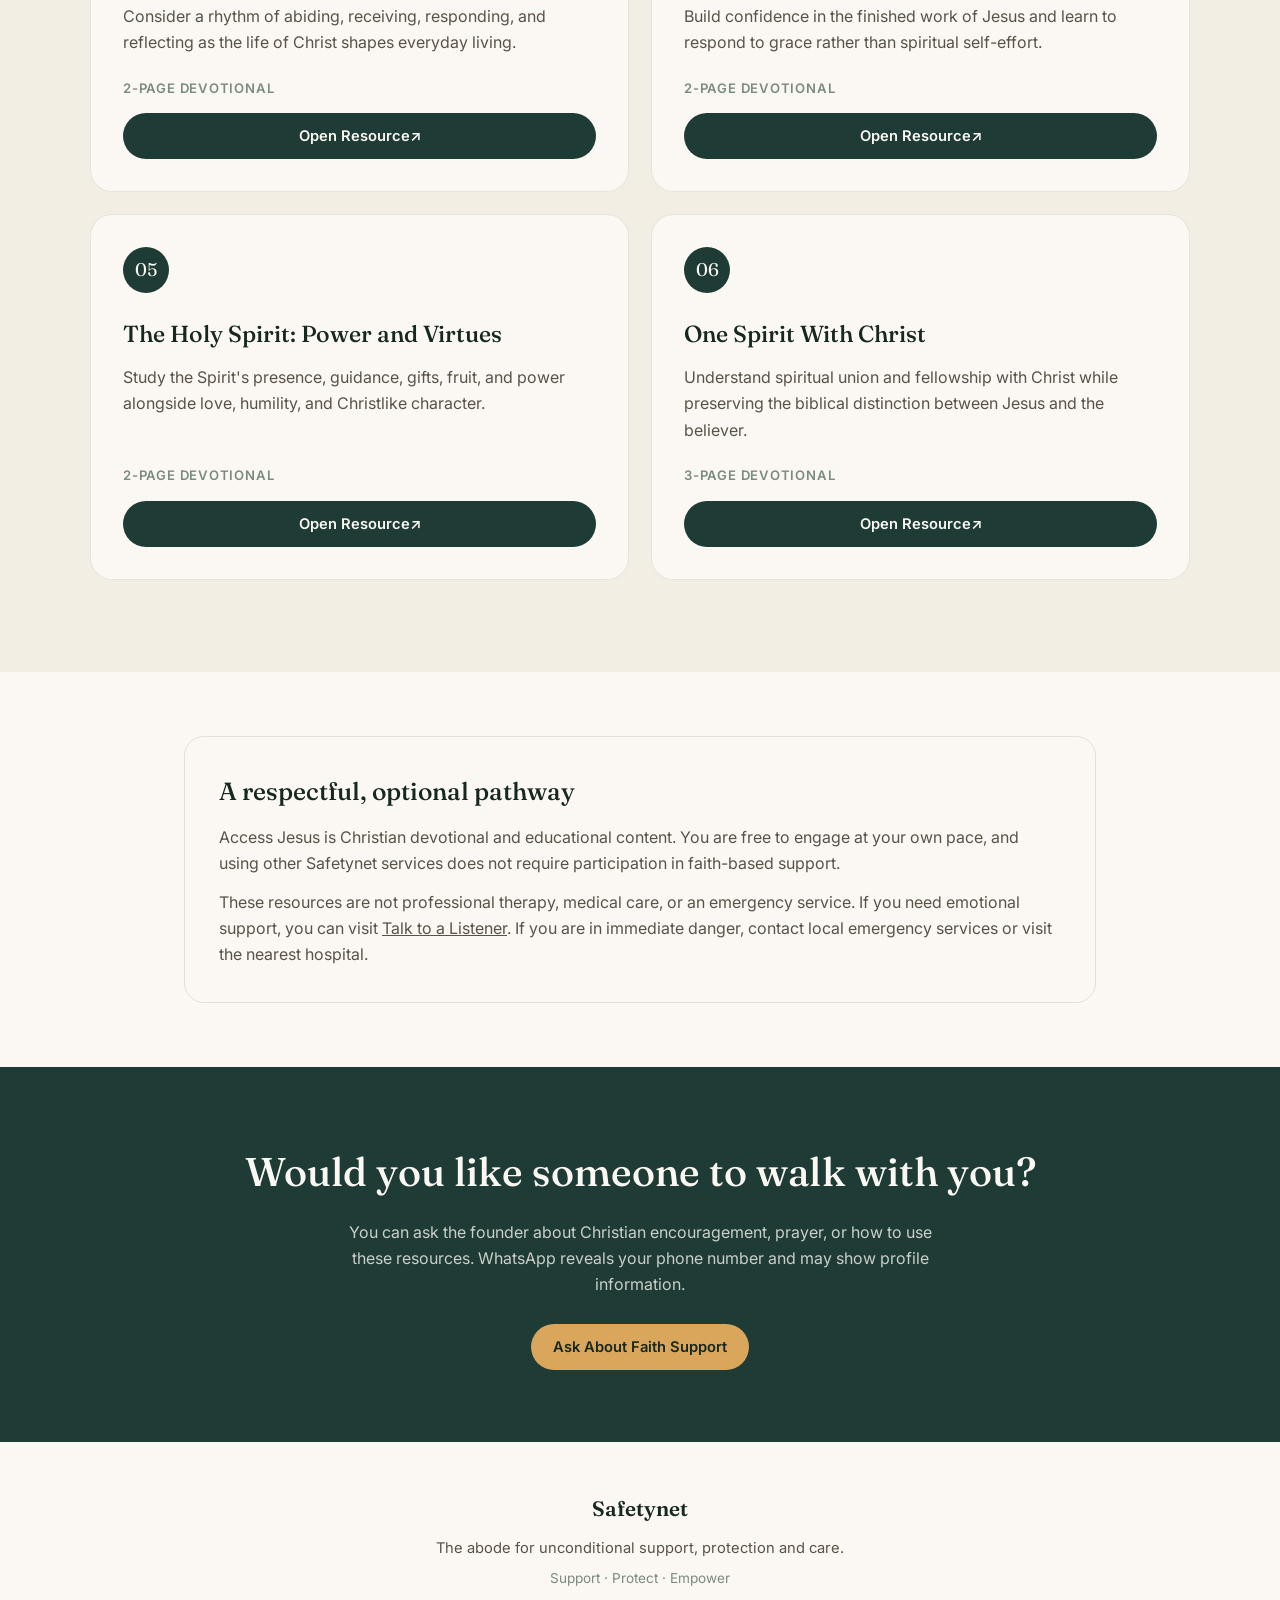
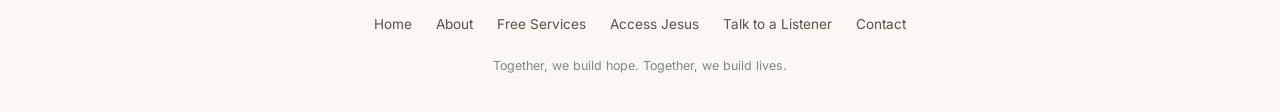
<file: access-jesus.html>
<!DOCTYPE html>
<html lang="en">
<head>
<meta charset="UTF-8">
<meta name="viewport" content="width=device-width, initial-scale=1.0">
<title>Access Jesus Portal | Safetynet</title>
<meta name="description" content="Explore six short Safetynet devotional guides about knowing Jesus, growing in Christ, victory, the Holy Spirit, and spiritual union with Christ.">
<link rel="canonical" href="https://safetyneto.netlify.app/access-jesus.html">
<meta property="og:type" content="website">
<meta property="og:site_name" content="Safetynet">
<meta property="og:title" content="Access Jesus Portal | Safetynet">
<meta property="og:description" content="Optional Christian devotional resources for personal study and encouragement.">
<meta property="og:url" content="https://safetyneto.netlify.app/access-jesus.html">
<meta property="og:image" content="https://safetyneto.netlify.app/assets/images/social-preview.png">
<meta name="twitter:card" content="summary_large_image">
<link rel="preconnect" href="https://fonts.googleapis.com">
<link href="https://fonts.googleapis.com/css2?family=Fraunces:opsz,wght@9..144,400;9..144,500;9..144,600&family=Inter:wght@400;500;600&display=swap" rel="stylesheet">
<style>
:root { --paper:#FBF8F3; --paper-warm:#F3EEE3; --pine:#1F3B35; --pine-deep:#16281F; --gold:#D9A65C; --gold-soft:#E8C495; --sage:#7A8C7E; --ink:#2B2620; --ink-soft:#5A5248; }
* { margin:0; padding:0; box-sizing:border-box; }
body { background:var(--paper); color:var(--ink); font-family:'Inter',sans-serif; line-height:1.65; -webkit-font-smoothing:antialiased; }
h1,h2,h3 { font-family:'Fraunces',serif; font-weight:500; color:var(--pine-deep); }
a { color:inherit; text-decoration:none; }
:focus-visible { outline:2px solid var(--gold); outline-offset:3px; }
nav { position:sticky; top:0; z-index:50; background:rgba(251,248,243,.94); backdrop-filter:blur(8px); border-bottom:1px solid rgba(31,59,53,.08); }
.nav-inner { display:flex; align-items:center; justify-content:space-between; padding:18px 24px; max-width:1120px; margin:0 auto; }
.logo { font-family:'Fraunces',serif; font-size:1.3rem; font-weight:600; color:var(--pine-deep); }
.nav-links { display:flex; gap:8px; align-items:center; list-style:none; font-size:.92rem; font-weight:500; color:var(--ink-soft); }
.nav-links a { display:inline-block; padding:9px 12px; border-radius:999px; }
.nav-links a:hover { color:var(--pine); }
.nav-cta { background:var(--pine); color:var(--paper); padding:10px 20px; border-radius:100px; font-size:.88rem; font-weight:600; white-space:nowrap; }
.nav-mobile-toggle { display:none; background:none; border:0; cursor:pointer; width:40px; height:40px; flex-direction:column; justify-content:center; gap:5px; }
.nav-mobile-toggle span { width:22px; height:2px; background:var(--pine-deep); border-radius:2px; }
.nav-mobile-panel { display:none; flex-direction:column; gap:4px; padding:10px 24px 20px; border-top:1px solid rgba(31,59,53,.08); }
.nav-mobile-panel a { padding:12px 14px; border-radius:999px; font-weight:500; color:var(--ink-soft); }
.nav-mobile-panel.open { display:flex; }
.eyebrow { display:inline-block; font-size:.82rem; font-weight:600; color:var(--pine); letter-spacing:.06em; text-transform:uppercase; margin-bottom:18px; padding:6px 14px; border:1px solid rgba(31,59,53,.2); border-radius:100px; }
footer { padding:50px 24px 36px; text-align:center; }
footer .logo { display:flex; justify-content:center; margin-bottom:10px; }
footer .tagline { color:var(--ink-soft); font-size:.92rem; margin-bottom:6px; }
footer .motto { color:var(--sage); font-size:.85rem; margin-bottom:24px; }
.footer-links { display:flex; justify-content:center; gap:24px; flex-wrap:wrap; font-size:.85rem; color:var(--ink-soft); margin-bottom:20px; }
footer .copy { font-size:.78rem; color:var(--sage); }
@media (max-width:1200px) { .nav-links { display:none; } .nav-mobile-toggle { display:flex; } }
@media (min-width:1201px) { .nav-mobile-panel.open { display:none; } }
@media (prefers-reduced-motion:reduce) { * { animation:none!important; transition:none!important; } }
</style>
<link rel="stylesheet" href="assets/navigation.css">
<script src="assets/navigation.js" defer></script>
<link rel="stylesheet" href="assets/access-jesus.css">
</head>
<body>
<nav>
  <div class="nav-inner">
    <a href="index.html" class="logo">Safetynet</a>
    <ul class="nav-links">
      <li><a href="access-jesus.html" aria-current="page">Access Jesus</a></li>
      <li><a href="support-chat.html">Talk to a Listener</a></li>
      <li><a href="about.html">About</a></li>
      <li><a href="premium-services.html">Professional Services</a></li>
      <li><a href="contact.html">Contact</a></li>
    </ul>
    <a href="get-support.html" class="nav-cta">Get Support</a>
    <button class="nav-mobile-toggle" aria-label="Open menu" aria-expanded="false" id="navToggle"><span></span><span></span><span></span></button>
  </div>
  <div class="nav-mobile-panel" id="navPanel">
    <a href="access-jesus.html" aria-current="page">Access Jesus</a>
    <a href="support-chat.html">Talk to a Listener</a>
    <a href="get-support.html">Get Support</a>
    <a href="free-services.html">Free Services</a>
    <a href="about.html">About</a>
    <a href="contact.html">Contact</a>
  </div>
</nav>
<main>
  <section class="portal-hero">
    <span class="eyebrow">Optional faith resources</span>
    <h1>Access Jesus</h1>
    <p>Explore a short journey of Christian learning and reflection centred on Jesus Christ. Read in order or begin with the subject that speaks to where you are today.</p>
    <div class="hero-actions"><a class="portal-btn" href="#resources">Explore the Resources</a><a class="portal-btn secondary" href="support-chat.html">Ask About Faith Support</a></div>
  </section>
  <section class="portal-intro" aria-label="How to use the portal">
    <div class="portal-intro-grid">
      <article class="portal-panel"><h2>A six-part learning path</h2><p>The resources move from the present reality of life in Christ to knowing Jesus, spiritual growth, victory, the work of the Holy Spirit, and union with Christ. Each guide includes Scripture references, reflection prompts, and a short prayer.</p></article>
      <article class="portal-panel"><h2>Take it at your pace</h2><ol><li>Choose one short guide.</li><li>Read the Scripture passages for yourself.</li><li>Pause over the reflection questions.</li><li>Return whenever you are ready.</li></ol></article>
    </div>
  </section>
  <section class="resource-section" id="resources" aria-labelledby="resources-title">
    <div class="resource-heading"><span class="eyebrow">Devotional library</span><h2 id="resources-title">Begin Your Journey</h2><p>These Safetynet resources are free to read. PDF links open in a new browser tab.</p></div>
    <div class="resource-grid">
      <article class="resource-card"><span class="resource-number">01</span><h3>Eternal Life Is Now</h3><p>Discover eternal life as a present relationship with God through Jesus, not only a future promise.</p><span class="resource-meta">2-page devotional</span><a class="portal-btn" href="assets/resources/access-jesus/01-eternal-life-now.pdf" target="_blank" rel="noopener">Open Resource <span aria-hidden="true">↗</span></a></article>
      <article class="resource-card"><span class="resource-number">02</span><h3>Seeing Jesus More Clearly</h3><p>Explore revelational knowledge that remains grounded in Scripture and leads to knowing and reflecting Christ.</p><span class="resource-meta">2-page devotional</span><a class="portal-btn" href="assets/resources/access-jesus/02-knowing-christ.pdf" target="_blank" rel="noopener">Open Resource <span aria-hidden="true">↗</span></a></article>
      <article class="resource-card"><span class="resource-number">03</span><h3>Growing in Christ</h3><p>Consider a rhythm of abiding, receiving, responding, and reflecting as the life of Christ shapes everyday living.</p><span class="resource-meta">2-page devotional</span><a class="portal-btn" href="assets/resources/access-jesus/03-growing-in-christ.pdf" target="_blank" rel="noopener">Open Resource <span aria-hidden="true">↗</span></a></article>
      <article class="resource-card"><span class="resource-number">04</span><h3>Victory Is in Christ</h3><p>Build confidence in the finished work of Jesus and learn to respond to grace rather than spiritual self-effort.</p><span class="resource-meta">2-page devotional</span><a class="portal-btn" href="assets/resources/access-jesus/04-victory-in-christ.pdf" target="_blank" rel="noopener">Open Resource <span aria-hidden="true">↗</span></a></article>
      <article class="resource-card"><span class="resource-number">05</span><h3>The Holy Spirit: Power and Virtues</h3><p>Study the Spirit's presence, guidance, gifts, fruit, and power alongside love, humility, and Christlike character.</p><span class="resource-meta">2-page devotional</span><a class="portal-btn" href="assets/resources/access-jesus/05-holy-spirit.pdf" target="_blank" rel="noopener">Open Resource <span aria-hidden="true">↗</span></a></article>
      <article class="resource-card"><span class="resource-number">06</span><h3>One Spirit With Christ</h3><p>Understand spiritual union and fellowship with Christ while preserving the biblical distinction between Jesus and the believer.</p><span class="resource-meta">3-page devotional</span><a class="portal-btn" href="assets/resources/access-jesus/06-one-spirit-with-christ.pdf" target="_blank" rel="noopener">Open Resource <span aria-hidden="true">↗</span></a></article>
    </div>
  </section>
  <section class="portal-note" aria-labelledby="important-note"><div class="portal-note-inner"><h2 id="important-note">A respectful, optional pathway</h2><p>Access Jesus is Christian devotional and educational content. You are free to engage at your own pace, and using other Safetynet services does not require participation in faith-based support.</p><p>These resources are not professional therapy, medical care, or an emergency service. If you need emotional support, you can visit <a href="support-chat.html" style="text-decoration:underline;">Talk to a Listener</a>. If you are in immediate danger, contact local emergency services or visit the nearest hospital.</p></div></section>
  <section class="portal-closing"><h2>Would you like someone to walk with you?</h2><p>You can ask the founder about Christian encouragement, prayer, or how to use these resources. WhatsApp reveals your phone number and may show profile information.</p><a class="portal-btn" href="https://wa.me/2348127311177">Ask About Faith Support</a></section>
</main>
<footer>
  <a href="index.html" class="logo">Safetynet</a>
  <p class="tagline">The abode for unconditional support, protection and care.</p>
  <p class="motto">Support · Protect · Empower</p>
  <div class="footer-links"><a href="index.html">Home</a><a href="about.html">About</a><a href="free-services.html">Free Services</a><a href="access-jesus.html">Access Jesus</a><a href="support-chat.html">Talk to a Listener</a><a href="contact.html">Contact</a></div>
  <p class="copy">Together, we build hope. Together, we build lives.</p>
</footer>
<script>
const navToggle=document.getElementById('navToggle');const navPanel=document.getElementById('navPanel');navToggle.addEventListener('click',()=>{const open=navPanel.classList.toggle('open');navToggle.setAttribute('aria-expanded',open)});
</script>
</body>
</html>
</file>
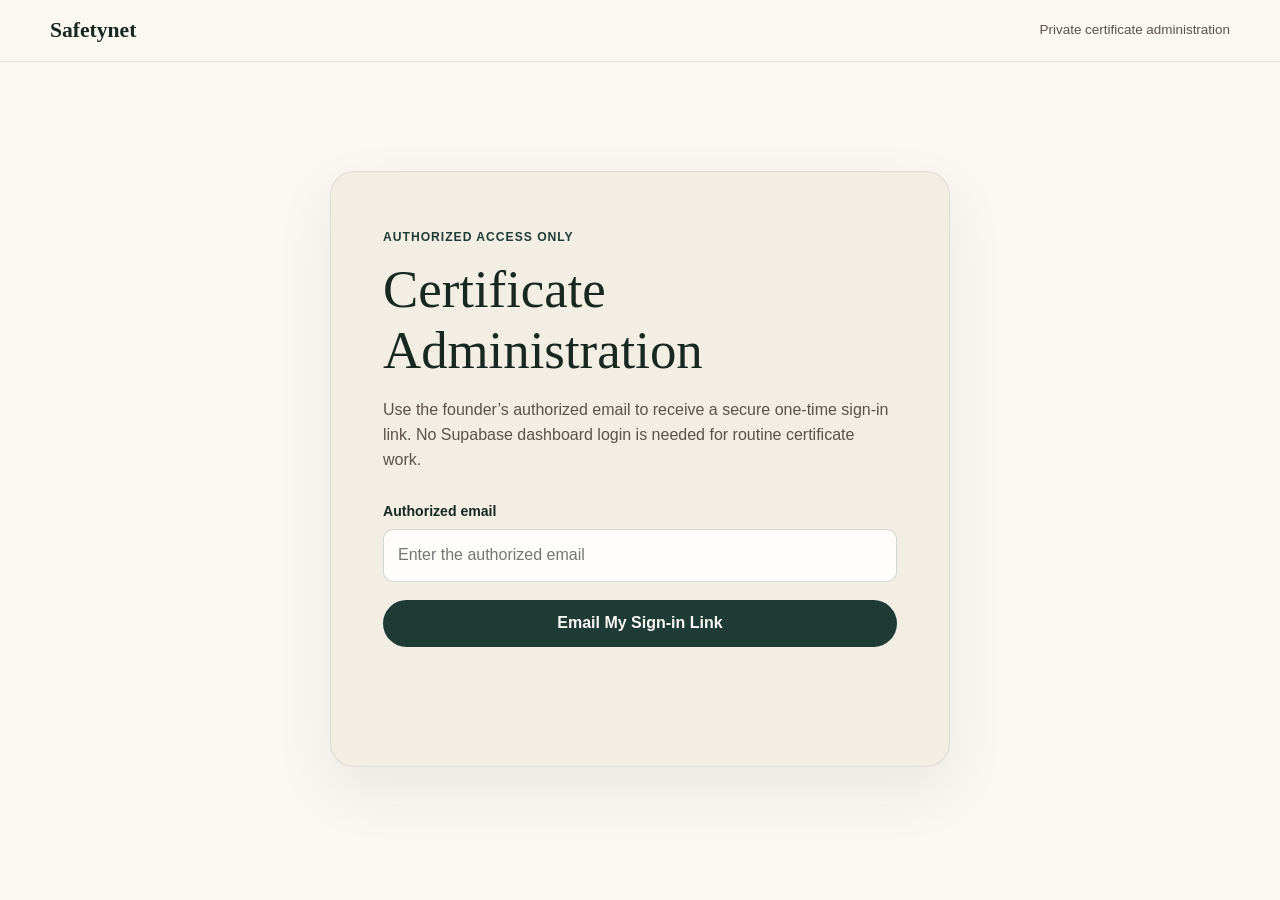
<file: certificate-admin.html>
<!DOCTYPE html>
<html lang="en">
<head>
  <meta charset="UTF-8">
  <meta name="viewport" content="width=device-width, initial-scale=1.0">
  <meta name="robots" content="noindex, nofollow, noarchive">
  <meta name="referrer" content="no-referrer">
  <title>Certificate Administration | Safetynet</title>
  <link rel="stylesheet" href="assets/certificate-admin.css">
  <script src="assets/qrcode.min.js" defer></script>
  <script src="assets/certificate-admin.js" defer></script>
</head>
<body>
  <header class="admin-header">
    <a class="brand" href="index.html">Safetynet</a>
    <div>
      <span class="private-label">Private certificate administration</span>
      <button id="signOut" class="text-button" type="button" hidden>Sign out</button>
    </div>
  </header>

  <main>
    <section id="loginView" class="auth-card" aria-labelledby="loginTitle">
      <span class="eyebrow">Authorized access only</span>
      <h1 id="loginTitle">Certificate Administration</h1>
      <p>Use the founder’s authorized email to receive a secure one-time sign-in link. No Supabase dashboard login is needed for routine certificate work.</p>
      <form id="loginForm">
        <label for="adminEmail">Authorized email</label>
        <input id="adminEmail" name="email" type="email" required autocomplete="email" placeholder="Enter the authorized email">
        <button class="primary-button" type="submit">Email My Sign-in Link</button>
      </form>
      <p id="loginStatus" class="status" role="status" aria-live="polite"></p>
    </section>

    <section id="adminView" hidden>
      <div class="dashboard-heading">
        <div>
          <span class="eyebrow">Certificate desk</span>
          <h1>Create and register a certificate</h1>
          <p>Approved details are registered as valid and placed directly into a print-ready certificate.</p>
        </div>
        <span class="session-badge">Signed in securely</span>
      </div>

      <div class="admin-grid">
        <form id="certificateForm" class="admin-card">
          <h2>Recipient details</h2>
          <div class="field-grid">
            <label>Certificate number
              <input id="certificateNumber" name="number" required pattern="SN-[0-9]{4}-[0-9]{6}" placeholder="SN-2026-000002" autocomplete="off">
            </label>
            <label>Completion date
              <input id="completionDate" name="completion_date" type="date" required>
            </label>
            <label class="full-field">Recipient’s full name
              <input id="recipientName" name="name" required maxlength="200" autocomplete="off">
            </label>
            <label class="full-field">Course or programme
              <input id="courseName" name="course" required maxlength="200" autocomplete="off">
            </label>
            <label>Duration <small>Optional, printed only</small>
              <input id="courseDuration" name="duration" maxlength="80" placeholder="4 weeks">
            </label>
            <label>Skills summary <small>Optional, printed only</small>
              <input id="skillsSummary" name="skills" maxlength="180" placeholder="Practical web development">
            </label>
          </div>
          <label class="approval-check">
            <input id="approval" type="checkbox" required>
            <span>I have checked the recipient’s name, course, date and certificate number and approve this certificate for issuance.</span>
          </label>
          <button id="createCertificate" class="primary-button" type="submit">Register and Generate Certificate</button>
          <p id="formStatus" class="status" role="status" aria-live="polite"></p>
        </form>

        <aside class="admin-card guidance-card">
          <h2>Before registering</h2>
          <ol>
            <li>Confirm the recipient completed the named programme.</li>
            <li>Check spelling and the completion date carefully.</li>
            <li>Use a new certificate number; numbers cannot be reused.</li>
            <li>Print only after the green success message appears.</li>
          </ol>
          <p>The verification record publishes only the certificate number, recipient name, course and date to someone holding its QR link.</p>
        </aside>
      </div>

      <section id="certificateSection" class="certificate-section" hidden>
        <div class="section-heading">
          <div>
            <span class="eyebrow">Ready to issue</span>
            <h2>Generated certificate</h2>
          </div>
          <div class="action-row">
            <button id="downloadRecord" class="secondary-button" type="button">Download Private Backup</button>
            <button id="printCertificate" class="primary-button compact" type="button">Print Certificate</button>
          </div>
        </div>
        <div class="certificate-scroll">
          <article id="certificate" aria-label="Generated Safetynet certificate">
            <div class="certificate-inner">
              <div class="certificate-number">Certificate No.: <strong id="outputNumber"></strong></div>
              <img class="certificate-logo" src="assets/images/certificate-logo.png" alt="Safetynet">
              <h2>CERTIFICATE</h2>
              <div class="certificate-subtitle">OF COMPLETION</div>
              <div class="certificate-small">THIS CERTIFIES THAT</div>
              <div class="certificate-name" id="outputName"></div>
              <p>has successfully completed the training programme at Safetynet<br>and is hereby awarded this Certificate of Completion in</p>
              <div class="certificate-course" id="outputCourse"></div>
              <div class="certificate-details" id="outputDetails"></div>
              <p class="certificate-recognition">In recognition of your dedication, commitment and achievement<br>in building a safer, more empowered and inclusive future.</p>
              <div class="certificate-footer">
                <div class="certificate-qr"><div id="qrBox"></div>Scan to verify with Safetynet<br>safetyneto.netlify.app</div>
                <div class="signature"><b id="outputDate"></b><div>Date of Completion</div></div>
                <div class="signature"><b>&nbsp;</b><div>Founder, Safetynet</div></div>
                <div class="certificate-seal">SAFETYNET</div>
              </div>
              <div class="certificate-bar">SAFETYNET &nbsp;•&nbsp; USING TECHNOLOGY TO PROFFER SOLUTIONS TO SOCIAL PROBLEMS</div>
            </div>
          </article>
        </div>
      </section>

      <section class="records-section">
        <div class="section-heading">
          <div>
            <span class="eyebrow">Register</span>
            <h2>Recent certificates</h2>
          </div>
          <button id="refreshRecords" class="secondary-button" type="button">Refresh</button>
        </div>
        <div class="table-wrap">
          <table>
            <thead><tr><th>Number</th><th>Recipient</th><th>Course</th><th>Date</th><th>Status</th><th>Action</th></tr></thead>
            <tbody id="recordsBody"><tr><td colspan="6">Loading records…</td></tr></tbody>
          </table>
        </div>
        <p id="recordsStatus" class="status" role="status" aria-live="polite"></p>
      </section>
    </section>
  </main>
</body>
</html>
</file>
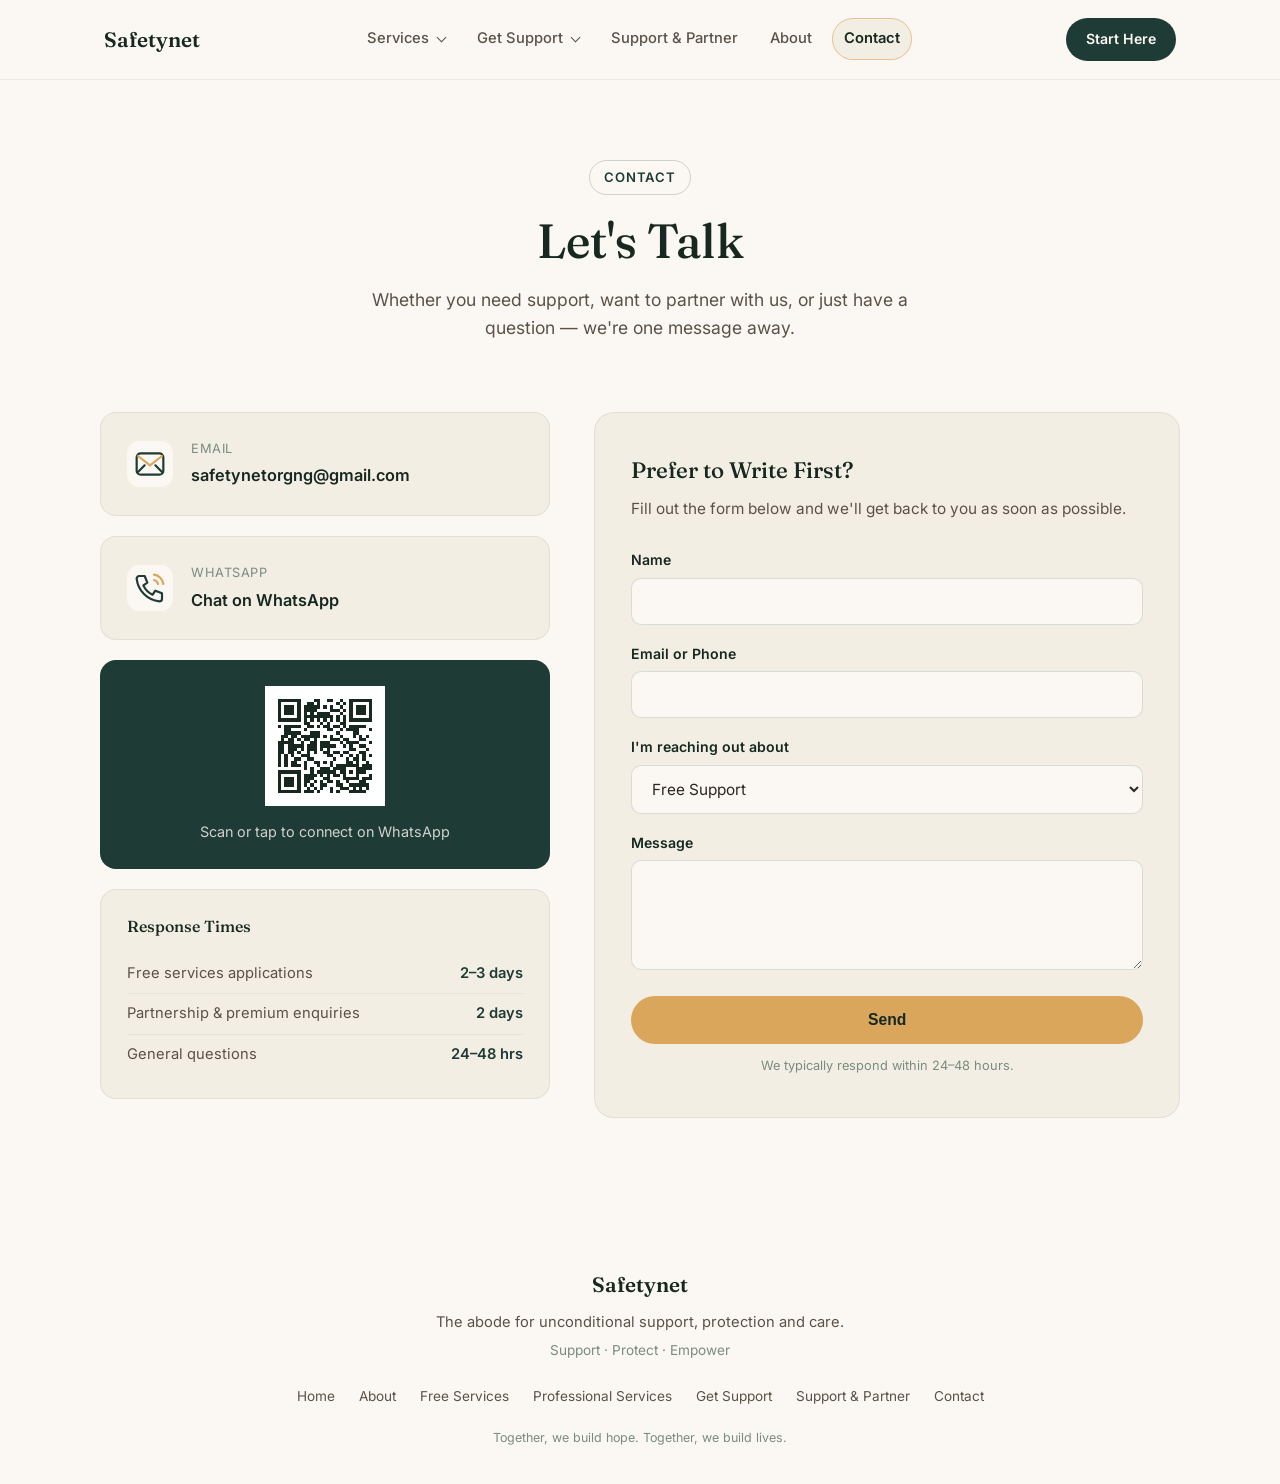
<file: contact.html>
<!DOCTYPE html>
<html lang="en">
<head>
<meta charset="UTF-8">
<meta name="viewport" content="width=device-width, initial-scale=1.0">
<title>Contact Safetynet</title>
<meta name="description" content="Contact Safetynet by email or WhatsApp for support questions, professional service enquiries, and partnership opportunities.">
<link rel="canonical" href="https://safetyneto.netlify.app/contact.html">
<meta property="og:type" content="website">
<meta property="og:site_name" content="Safetynet">
<meta property="og:title" content="Contact Safetynet">
<meta property="og:description" content="Contact Safetynet by email or WhatsApp for support questions, professional service enquiries, and partnership opportunities.">
<meta property="og:url" content="https://safetyneto.netlify.app/contact.html">
<meta property="og:image" content="https://safetyneto.netlify.app/assets/images/social-preview.png">
<meta property="og:image:width" content="1200">
<meta property="og:image:height" content="630">
<meta property="og:image:alt" content="Safetynet — Support, Protect, Empower">
<meta name="twitter:card" content="summary_large_image">
<meta name="twitter:title" content="Contact Safetynet">
<meta name="twitter:description" content="Contact Safetynet by email or WhatsApp for support questions, professional service enquiries, and partnership opportunities.">
<meta name="twitter:image" content="https://safetyneto.netlify.app/assets/images/social-preview.png">
<link rel="preconnect" href="https://fonts.googleapis.com">
<link href="https://fonts.googleapis.com/css2?family=Fraunces:opsz,wght@9..144,400;9..144,500;9..144,600&family=Inter:wght@400;500;600&display=swap" rel="stylesheet">
<style>
  :root {
    --paper: #FBF8F3;
    --paper-warm: #F3EEE3;
    --pine: #1F3B35;
    --pine-deep: #16281F;
    --gold: #D9A65C;
    --gold-soft: #E8C495;
    --sage: #7A8C7E;
    --ink: #2B2620;
    --ink-soft: #5A5248;
  }

  * { margin: 0; padding: 0; box-sizing: border-box; }
  body {
    background: var(--paper); color: var(--ink);
    font-family: 'Inter', sans-serif; line-height: 1.6;
    -webkit-font-smoothing: antialiased;
  }
  h1, h2, h3 { font-family: 'Fraunces', serif; font-weight: 500; color: var(--pine-deep); }
  a { color: inherit; text-decoration: none; }
  :focus-visible { outline: 2px solid var(--gold); outline-offset: 3px; }

  /* NAV */
  nav {
    position: sticky; top: 0; z-index: 50;
    background: rgba(251, 248, 243, 0.92);
    backdrop-filter: blur(8px);
    border-bottom: 1px solid rgba(31, 59, 53, 0.08);
  }
  .nav-inner { display: flex; align-items: center; justify-content: space-between; padding: 18px 24px; max-width: 1120px; margin: 0 auto; }
  .logo { font-family: 'Fraunces', serif; font-size: 1.3rem; font-weight: 600; color: var(--pine-deep); }
  .nav-links { display: flex; gap: 32px; list-style: none; font-size: 0.92rem; font-weight: 500; color: var(--ink-soft); }
  .nav-links a:hover { color: var(--pine); }
  .nav-cta { background: var(--pine); color: var(--paper); padding: 10px 20px; border-radius: 100px; font-size: 0.88rem; font-weight: 600; }
  .nav-mobile-toggle {
    display: none; background: none; border: none; cursor: pointer;
    width: 40px; height: 40px; flex-direction: column; justify-content: center; gap: 5px;
  }
  .nav-mobile-toggle span { width: 22px; height: 2px; background: var(--pine-deep); border-radius: 2px; }
  .nav-mobile-panel {
    display: none; flex-direction: column; gap: 4px;
    padding: 10px 24px 20px; border-top: 1px solid rgba(31,59,53,0.08);
  }
  .nav-mobile-panel a { padding: 12px 0; font-size: 1rem; font-weight: 500; color: var(--ink-soft); border-bottom: 1px solid rgba(31,59,53,0.06); }
  .nav-mobile-panel a:last-child { border-bottom: none; }
  .nav-mobile-panel.open { display: flex; }
  @media (max-width: 860px) {
    .nav-links { display: none; }
    .nav-mobile-toggle { display: flex; }
  }

  /* PAGE HEAD */
  .page-head { padding: 80px 24px 50px; text-align: center; }
  .eyebrow {
    display: inline-block; font-size: 0.82rem; font-weight: 600; color: var(--pine);
    letter-spacing: 0.06em; text-transform: uppercase; margin-bottom: 18px;
    padding: 6px 14px; border: 1px solid rgba(31,59,53,0.2); border-radius: 100px;
  }
  .page-head h1 { font-size: clamp(2.1rem, 4.5vw, 3rem); max-width: 700px; margin: 0 auto 18px; line-height: 1.15; }
  .page-head p { color: var(--ink-soft); font-size: 1.1rem; max-width: 600px; margin: 0 auto; }

  /* CONTACT GRID */
  .contact-section { padding: 20px 24px 100px; }
  .contact-grid {
    max-width: 1080px; margin: 0 auto;
    display: grid; grid-template-columns: 1fr 1.3fr; gap: 44px;
  }
  @media (max-width: 860px) { .contact-grid { grid-template-columns: 1fr; } }

  /* LEFT: DIRECT CONTACT */
  .direct-contact { display: flex; flex-direction: column; gap: 20px; }
  .contact-card {
    background: var(--paper-warm); border-radius: 16px; padding: 26px 26px;
    display: flex; align-items: center; gap: 18px; border: 1px solid rgba(31,59,53,0.08);
  }
  .contact-card .icon-wrap {
    width: 46px; height: 46px; border-radius: 12px; background: var(--paper);
    display: flex; align-items: center; justify-content: center; flex-shrink: 0;
  }
  .contact-card .label { font-size: 0.8rem; color: var(--sage); text-transform: uppercase; letter-spacing: 0.04em; margin-bottom: 3px; }
  .contact-card .value { font-weight: 600; font-size: 1.02rem; color: var(--pine-deep); word-break: break-word; }

  .qr-card {
    background: var(--pine); color: var(--paper); border-radius: 16px;
    padding: 26px; text-align: center;
  }
  .qr-box {
    width: 120px; height: 120px; background: var(--paper); border-radius: 12px;
    margin: 0 auto 14px; display: flex; align-items: center; justify-content: center;
  }
  .qr-card p { font-size: 0.9rem; color: rgba(251,248,243,0.8); }

  .response-times { background: var(--paper-warm); border-radius: 16px; padding: 24px 26px; border: 1px solid rgba(31,59,53,0.08); }
  .response-times h3 { font-size: 1rem; margin-bottom: 14px; }
  .rt-row { display: flex; justify-content: space-between; font-size: 0.92rem; color: var(--ink-soft); padding: 8px 0; border-bottom: 1px solid rgba(31,59,53,0.06); }
  .rt-row:last-child { border-bottom: none; }
  .rt-row span:last-child { color: var(--pine); font-weight: 600; }

  /* RIGHT: FORM */
  .contact-form {
    background: var(--paper-warm); border-radius: 20px; padding: 40px 36px;
    border: 1px solid rgba(31,59,53,0.08);
  }
  .contact-form h2 { font-size: 1.4rem; margin-bottom: 8px; }
  .contact-form > p { color: var(--ink-soft); font-size: 0.96rem; margin-bottom: 28px; }
  .form-group { margin-bottom: 18px; }
  .form-group label { display: block; font-size: 0.88rem; font-weight: 600; color: var(--pine-deep); margin-bottom: 6px; }
  .form-group input, .form-group select, .form-group textarea {
    width: 100%; padding: 13px 16px; border-radius: 10px;
    border: 1.5px solid rgba(31,59,53,0.15); background: var(--paper);
    font-family: 'Inter', sans-serif; font-size: 0.96rem; color: var(--ink);
  }
  .form-group input:focus, .form-group select:focus, .form-group textarea:focus {
    outline: 2px solid var(--gold); outline-offset: 1px; border-color: var(--gold);
  }
  .form-group textarea { resize: vertical; min-height: 110px; }
  .form-submit {
    width: 100%; padding: 15px; border-radius: 100px; border: none;
    background: var(--gold); color: var(--pine-deep); font-weight: 600; font-size: 0.98rem;
    cursor: pointer; transition: transform 0.15s ease, box-shadow 0.15s ease;
  }
  .form-submit:hover { transform: translateY(-1px); box-shadow: 0 6px 18px rgba(217,166,92,0.35); }
  .form-note { font-size: 0.8rem; color: var(--sage); margin-top: 12px; text-align: center; }

  footer { padding: 50px 24px 36px; text-align: center; }
  footer .logo { justify-content: center; display: flex; margin-bottom: 10px; }
  footer .tagline { color: var(--ink-soft); font-size: 0.92rem; margin-bottom: 6px; }
  footer .motto { color: var(--sage); font-size: 0.85rem; margin-bottom: 24px; }
  .footer-links { display: flex; justify-content: center; gap: 24px; flex-wrap: wrap; font-size: 0.85rem; color: var(--ink-soft); margin-bottom: 20px; }
  .footer-links a:hover { color: var(--pine); }
  footer .copy { font-size: 0.78rem; color: var(--sage); }

  @media (prefers-reduced-motion: reduce) { * { animation: none !important; transition: none !important; } }
</style>
<link rel="stylesheet" href="assets/icons.css">
<link rel="stylesheet" href="assets/navigation.css">
<script src="assets/navigation.js" defer></script>
<link rel="stylesheet" href="assets/availability.css">
</head>
<body>

<nav>
  <div class="nav-inner">
    <a href="index.html" class="logo">Safetynet</a>
    <ul class="nav-links">
      <li><a href="about.html">About</a></li>
      <li><a href="premium-services.html">Professional Services</a></li>
      <li><a href="give-partner.html">Support &amp; Partner</a></li>
      <li><a href="contact.html" aria-current="page">Contact</a></li>
    </ul>
    <a href="get-support.html" class="nav-cta">Get Support</a>
    <button class="nav-mobile-toggle" aria-label="Open menu" aria-expanded="false" id="navToggle">
      <span></span><span></span><span></span>
    </button>
  </div>
  <div class="nav-mobile-panel" id="navPanel">
    <a href="get-support.html">Get Support</a>
    <a href="premium-services.html">Professional Services</a>
    <a href="give-partner.html">Support &amp; Partner</a>
    <a href="free-services.html">Free Services</a>
    <a href="about.html">About</a>
    <a href="contact.html" aria-current="page">Contact</a>
  </div>
</nav>

<section class="page-head">
  <span class="eyebrow">Contact</span>
  <h1>Let's Talk</h1>
  <p>Whether you need support, want to partner with us, or just have a question — we're one message away.</p>
</section>

<section class="contact-section">
  <div class="contact-grid">
    <div class="direct-contact">
      <div class="contact-card">
        <div class="icon-wrap">
          <svg class=" sn-icon" data-icon="mail" width="36" height="36" viewBox="0 0 24 24" fill="none" stroke="currentColor" stroke-width="1.65" stroke-linecap="round" stroke-linejoin="round" aria-hidden="true" focusable="false" xmlns="http://www.w3.org/2000/svg"><rect x="2" y="4" width="20" height="16" rx="3"/><path class="icon-accent" d="m3 6 9 7 9-7"/><path d="m3 18 5-5m13 5-5-5"/></svg>
        </div>
        <div>
          <div class="label">Email</div>
          <a href="mailto:safetynetorgng@gmail.com" class="value">safetynetorgng@gmail.com</a>
        </div>
      </div>

      <div class="contact-card">
        <div class="icon-wrap">
          <svg class=" sn-icon" data-icon="phone" width="36" height="36" viewBox="0 0 24 24" fill="none" stroke="currentColor" stroke-width="1.65" stroke-linecap="round" stroke-linejoin="round" aria-hidden="true" focusable="false" xmlns="http://www.w3.org/2000/svg"><path d="M21 16v4a2 2 0 0 1-2 2A19 19 0 0 1 2 5a2 2 0 0 1 2-2h4l2 5-3 2a14 14 0 0 0 7 7l2-3Z"/><path class="icon-accent" d="M15 2a8 8 0 0 1 7 7m-7-3a4 4 0 0 1 3 3"/></svg>
        </div>
        <div>
          <div class="label">WhatsApp</div>
          <a href="https://wa.me/2348127311177" class="value">Chat on WhatsApp</a>
        </div>
      </div>

      <div class="qr-card">
        <a href="https://wa.me/2348127311177" aria-label="Connect with Safetynet on WhatsApp">
        <div class="qr-box">
          <img src="assets/images/whatsapp-qr.svg" width="120" height="120" alt="QR code to contact Safetynet on WhatsApp">
        </div>
        <p>Scan or tap to connect on WhatsApp</p>
        </a>
      </div>

      <div class="response-times">
        <h3>Response Times</h3>
        <div class="rt-row"><span>Free services applications</span><span>2–3 days</span></div>
        <div class="rt-row"><span>Partnership &amp; premium enquiries</span><span>2 days</span></div>
        <div class="rt-row"><span>General questions</span><span>24–48 hrs</span></div>
      </div>
    </div>

    <div class="contact-form">
      <h2>Prefer to Write First?</h2>
      <p>Fill out the form below and we'll get back to you as soon as possible.</p>
      <!-- Wired to Formspree — submissions go to whatever email you connected there. -->
      <form action="https://formspree.io/f/mqpzqnjw" method="POST">
        <div class="form-group">
          <label for="name">Name</label>
          <input type="text" id="name" name="name" required>
        </div>
        <div class="form-group">
          <label for="contact">Email or Phone</label>
          <input type="text" id="contact" name="contact" required>
        </div>
        <div class="form-group">
          <label for="reason">I'm reaching out about</label>
          <select id="reason" name="reason">
            <option>Free Support</option>
            <option>Professional Services</option>
            <option>Partnership</option>
            <option>Other</option>
          </select>
        </div>
        <div class="form-group">
          <label for="message">Message</label>
          <textarea id="message" name="message" required></textarea>
        </div>
        <button type="submit" class="form-submit">Send</button>
        <p class="form-note">We typically respond within 24–48 hours.</p>
      </form>
    </div>
  </div>
</section>

<footer>
  <a href="index.html" class="logo">Safetynet</a>
  <p class="tagline">The abode for unconditional support, protection and care.</p>
  <p class="motto">Support · Protect · Empower</p>
  <div class="footer-links">
    <a href="index.html">Home</a>
    <a href="about.html">About</a>
    <a href="free-services.html">Free Services</a>
    <a href="premium-services.html">Professional Services</a>
    <a href="get-support.html">Get Support</a>
    <a href="give-partner.html">Support &amp; Partner</a>
    <a href="contact.html">Contact</a>
  </div>
  <p class="copy">Together, we build hope. Together, we build lives.</p>
</footer>

<script>
  const navToggle = document.getElementById('navToggle');
  const navPanel = document.getElementById('navPanel');
  navToggle.addEventListener('click', () => {
    const isOpen = navPanel.classList.toggle('open');
    navToggle.setAttribute('aria-expanded', isOpen);
  });
</script>

</body>
</html>
</file>
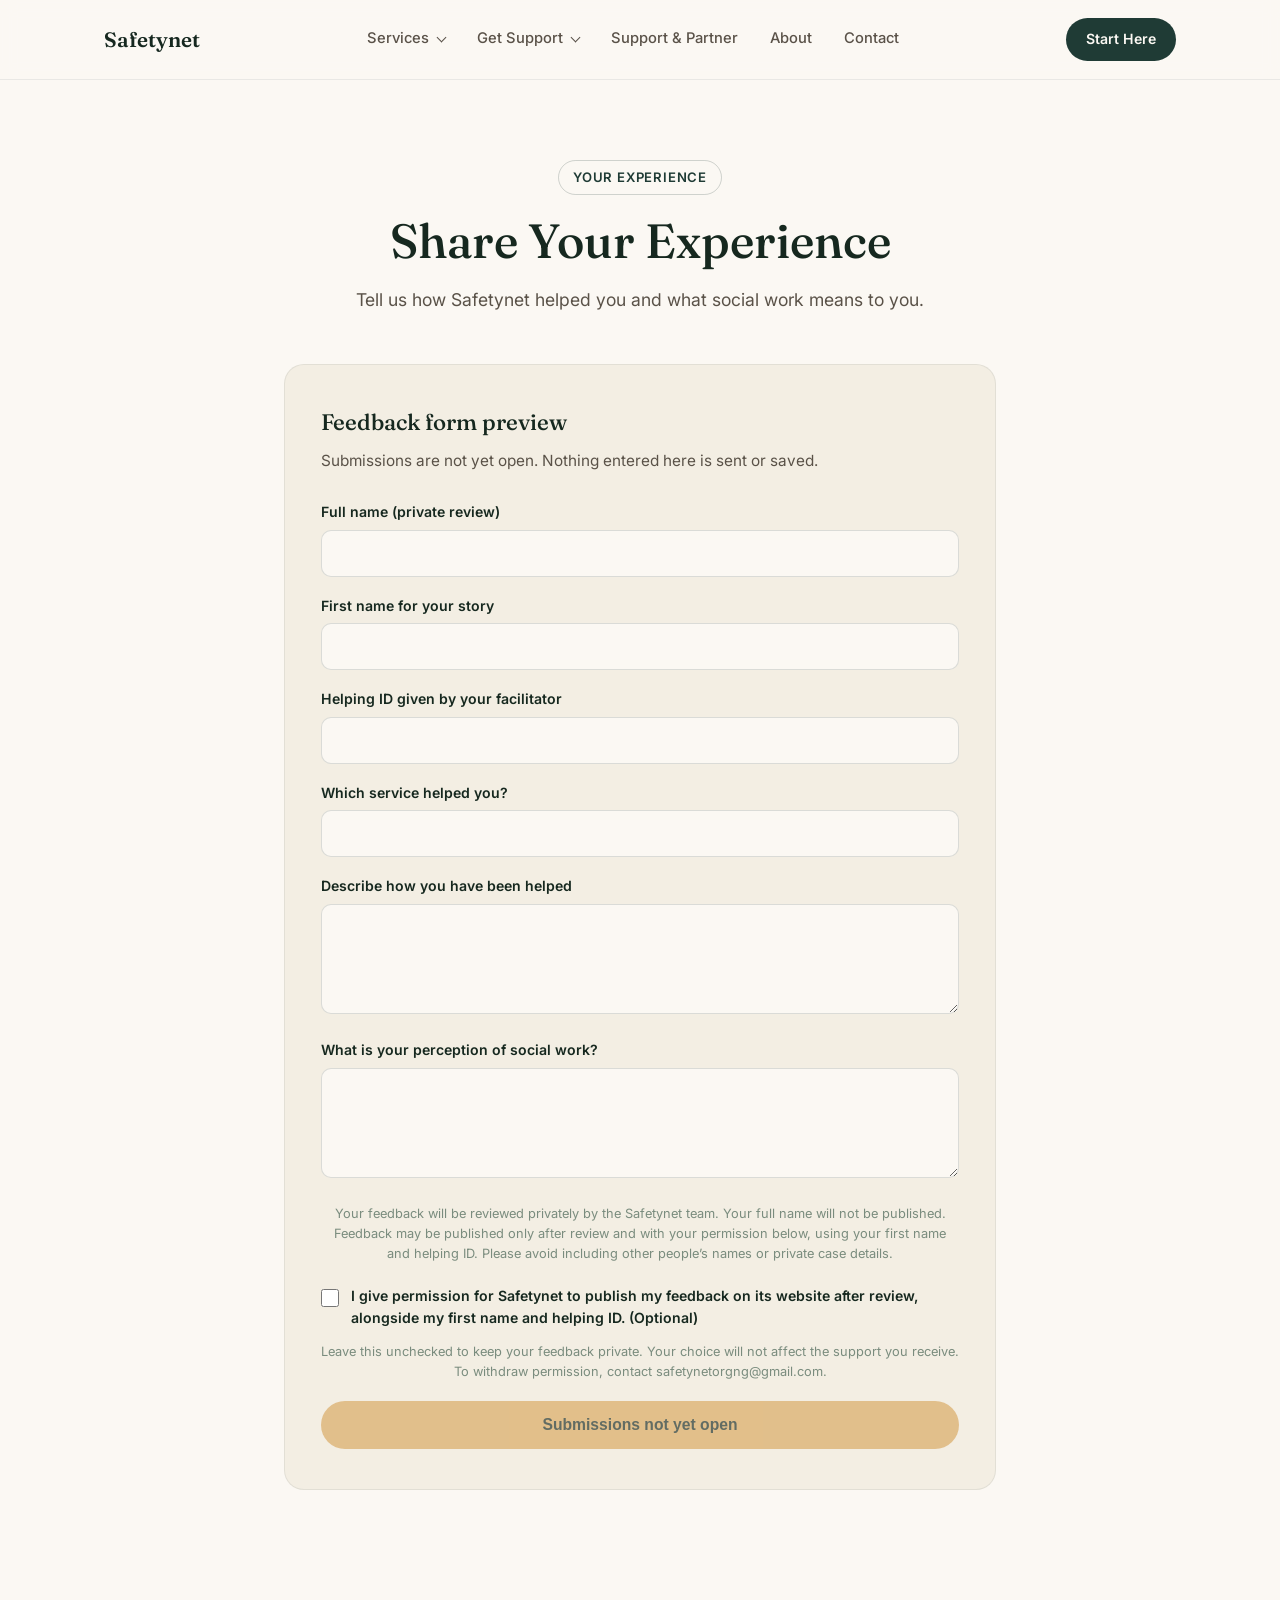
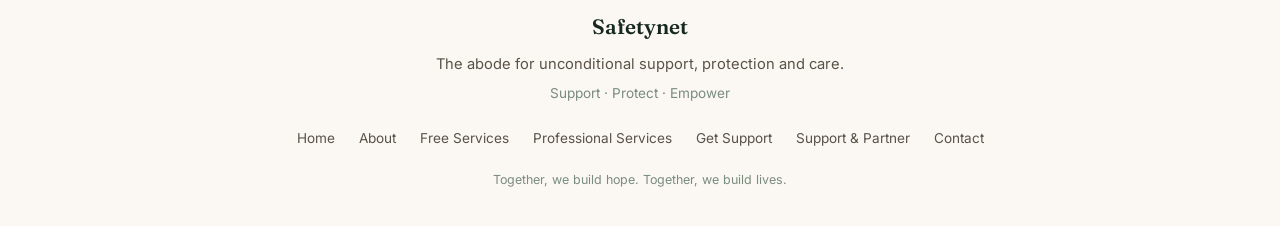
<file: feedback.html>
<!DOCTYPE html>
<html lang="en">
<head>
<meta charset="UTF-8">
<meta name="viewport" content="width=device-width, initial-scale=1.0">
<title>Feedback Preview — Safetynet</title>
<meta name="robots" content="noindex">
<link rel="preconnect" href="https://fonts.googleapis.com">
<link href="https://fonts.googleapis.com/css2?family=Fraunces:opsz,wght@9..144,400;9..144,500;9..144,600&family=Inter:wght@400;500;600&display=swap" rel="stylesheet">
<style>
  :root {
    --paper: #FBF8F3;
    --paper-warm: #F3EEE3;
    --pine: #1F3B35;
    --pine-deep: #16281F;
    --gold: #D9A65C;
    --gold-soft: #E8C495;
    --sage: #7A8C7E;
    --ink: #2B2620;
    --ink-soft: #5A5248;
  }

  * { margin: 0; padding: 0; box-sizing: border-box; }
  body {
    background: var(--paper); color: var(--ink);
    font-family: 'Inter', sans-serif; line-height: 1.6;
    -webkit-font-smoothing: antialiased;
  }
  h1, h2, h3 { font-family: 'Fraunces', serif; font-weight: 500; color: var(--pine-deep); }
  a { color: inherit; text-decoration: none; }
  :focus-visible { outline: 2px solid var(--gold); outline-offset: 3px; }

  /* NAV */
  nav {
    position: sticky; top: 0; z-index: 50;
    background: rgba(251, 248, 243, 0.92);
    backdrop-filter: blur(8px);
    border-bottom: 1px solid rgba(31, 59, 53, 0.08);
  }
  .nav-inner { display: flex; align-items: center; justify-content: space-between; padding: 18px 24px; max-width: 1120px; margin: 0 auto; }
  .logo { font-family: 'Fraunces', serif; font-size: 1.3rem; font-weight: 600; color: var(--pine-deep); }
  .nav-links { display: flex; gap: 32px; list-style: none; font-size: 0.92rem; font-weight: 500; color: var(--ink-soft); }
  .nav-links a:hover { color: var(--pine); }
  .nav-cta { background: var(--pine); color: var(--paper); padding: 10px 20px; border-radius: 100px; font-size: 0.88rem; font-weight: 600; }
  .nav-mobile-toggle {
    display: none; background: none; border: none; cursor: pointer;
    width: 40px; height: 40px; flex-direction: column; justify-content: center; gap: 5px;
  }
  .nav-mobile-toggle span { width: 22px; height: 2px; background: var(--pine-deep); border-radius: 2px; }
  .nav-mobile-panel {
    display: none; flex-direction: column; gap: 4px;
    padding: 10px 24px 20px; border-top: 1px solid rgba(31,59,53,0.08);
  }
  .nav-mobile-panel a { padding: 12px 0; font-size: 1rem; font-weight: 500; color: var(--ink-soft); border-bottom: 1px solid rgba(31,59,53,0.06); }
  .nav-mobile-panel a:last-child { border-bottom: none; }
  .nav-mobile-panel.open { display: flex; }
  @media (max-width: 860px) {
    .nav-links { display: none; }
    .nav-mobile-toggle { display: flex; }
  }

  /* PAGE HEAD */
  .page-head { padding: 80px 24px 50px; text-align: center; }
  .eyebrow {
    display: inline-block; font-size: 0.82rem; font-weight: 600; color: var(--pine);
    letter-spacing: 0.06em; text-transform: uppercase; margin-bottom: 18px;
    padding: 6px 14px; border: 1px solid rgba(31,59,53,0.2); border-radius: 100px;
  }
  .page-head h1 { font-size: clamp(2.1rem, 4.5vw, 3rem); max-width: 700px; margin: 0 auto 18px; line-height: 1.15; }
  .page-head p { color: var(--ink-soft); font-size: 1.1rem; max-width: 600px; margin: 0 auto; }

  /* CONTACT GRID */
  .contact-section { padding: 20px 24px 100px; }
  .contact-grid {
    max-width: 1080px; margin: 0 auto;
    display: grid; grid-template-columns: 1fr 1.3fr; gap: 44px;
  }
  @media (max-width: 860px) { .contact-grid { grid-template-columns: 1fr; } }

  /* LEFT: DIRECT CONTACT */
  .direct-contact { display: flex; flex-direction: column; gap: 20px; }
  .contact-card {
    background: var(--paper-warm); border-radius: 16px; padding: 26px 26px;
    display: flex; align-items: center; gap: 18px; border: 1px solid rgba(31,59,53,0.08);
  }
  .contact-card .icon-wrap {
    width: 46px; height: 46px; border-radius: 12px; background: var(--paper);
    display: flex; align-items: center; justify-content: center; flex-shrink: 0;
  }
  .contact-card .label { font-size: 0.8rem; color: var(--sage); text-transform: uppercase; letter-spacing: 0.04em; margin-bottom: 3px; }
  .contact-card .value { font-weight: 600; font-size: 1.02rem; color: var(--pine-deep); word-break: break-word; }

  .qr-card {
    background: var(--pine); color: var(--paper); border-radius: 16px;
    padding: 26px; text-align: center;
  }
  .qr-box {
    width: 120px; height: 120px; background: var(--paper); border-radius: 12px;
    margin: 0 auto 14px; display: flex; align-items: center; justify-content: center;
  }
  .qr-card p { font-size: 0.9rem; color: rgba(251,248,243,0.8); }

  .response-times { background: var(--paper-warm); border-radius: 16px; padding: 24px 26px; border: 1px solid rgba(31,59,53,0.08); }
  .response-times h3 { font-size: 1rem; margin-bottom: 14px; }
  .rt-row { display: flex; justify-content: space-between; font-size: 0.92rem; color: var(--ink-soft); padding: 8px 0; border-bottom: 1px solid rgba(31,59,53,0.06); }
  .rt-row:last-child { border-bottom: none; }
  .rt-row span:last-child { color: var(--pine); font-weight: 600; }

  /* RIGHT: FORM */
  .contact-form {
    background: var(--paper-warm); border-radius: 20px; padding: 40px 36px;
    border: 1px solid rgba(31,59,53,0.08);
  }
  .contact-form h2 { font-size: 1.4rem; margin-bottom: 8px; }
  .contact-form > p { color: var(--ink-soft); font-size: 0.96rem; margin-bottom: 28px; }
  .form-group { margin-bottom: 18px; }
  .form-group label { display: block; font-size: 0.88rem; font-weight: 600; color: var(--pine-deep); margin-bottom: 6px; }
  .form-group input, .form-group select, .form-group textarea {
    width: 100%; padding: 13px 16px; border-radius: 10px;
    border: 1.5px solid rgba(31,59,53,0.15); background: var(--paper);
    font-family: 'Inter', sans-serif; font-size: 0.96rem; color: var(--ink);
  }
  .form-group input:focus, .form-group select:focus, .form-group textarea:focus {
    outline: 2px solid var(--gold); outline-offset: 1px; border-color: var(--gold);
  }
  .form-group textarea { resize: vertical; min-height: 110px; }
  .form-submit {
    width: 100%; padding: 15px; border-radius: 100px; border: none;
    background: var(--gold); color: var(--pine-deep); font-weight: 600; font-size: 0.98rem;
    cursor: pointer; transition: transform 0.15s ease, box-shadow 0.15s ease;
  }
  .form-submit:hover { transform: translateY(-1px); box-shadow: 0 6px 18px rgba(217,166,92,0.35); }
  .form-note { font-size: 0.8rem; color: var(--sage); margin-top: 12px; text-align: center; }

  footer { padding: 50px 24px 36px; text-align: center; }
  footer .logo { justify-content: center; display: flex; margin-bottom: 10px; }
  footer .tagline { color: var(--ink-soft); font-size: 0.92rem; margin-bottom: 6px; }
  footer .motto { color: var(--sage); font-size: 0.85rem; margin-bottom: 24px; }
  .footer-links { display: flex; justify-content: center; gap: 24px; flex-wrap: wrap; font-size: 0.85rem; color: var(--ink-soft); margin-bottom: 20px; }
  .footer-links a:hover { color: var(--pine); }
  footer .copy { font-size: 0.78rem; color: var(--sage); }

  @media (prefers-reduced-motion: reduce) { * { animation: none !important; transition: none !important; } }
</style>
<link rel="stylesheet" href="assets/icons.css">
<link rel="stylesheet" href="assets/navigation.css">
<script src="assets/navigation.js" defer></script>
<link rel="stylesheet" href="assets/availability.css">
</head>
<body>

<nav>
  <div class="nav-inner">
    <a href="index.html" class="logo">Safetynet</a>
    <ul class="nav-links">
      <li><a href="feedback.html" aria-current="page">Feedback</a></li>
      <li><a href="about.html">About</a></li>
      <li><a href="premium-services.html">Professional Services</a></li>
      <li><a href="give-partner.html">Support &amp; Partner</a></li>
      <li><a href="contact.html">Contact</a></li>
    </ul>
    <a href="get-support.html" class="nav-cta">Get Support</a>
    <button class="nav-mobile-toggle" aria-label="Open menu" aria-expanded="false" id="navToggle">
      <span></span><span></span><span></span>
    </button>
  </div>
  <div class="nav-mobile-panel" id="navPanel">
    <a href="feedback.html" aria-current="page">Feedback</a>
    <a href="get-support.html">Get Support</a>
    <a href="premium-services.html">Professional Services</a>
    <a href="give-partner.html">Support &amp; Partner</a>
    <a href="free-services.html">Free Services</a>
    <a href="about.html">About</a>
    <a href="contact.html">Contact</a>
  </div>
</nav>

<section class="page-head"><span class="eyebrow">Your experience</span><h1>Share Your Experience</h1><p>Tell us how Safetynet helped you and what social work means to you.</p></section><section style="max-width:760px;margin:0 auto;padding:0 24px 70px;"><div class="contact-form"><h2>Feedback form preview</h2><p>Submissions are not yet open. Nothing entered here is sent or saved.</p><form onsubmit="return false;"><div class="form-group"><label for="full-name">Full name (private review)</label><input id="full-name" name="full-name" maxlength="120" required></div><div class="form-group"><label for="first-name">First name for your story</label><input id="first-name" name="first-name" maxlength="120" required></div><div class="form-group"><label for="helping-id">Helping ID given by your facilitator</label><input id="helping-id" name="helping-id" maxlength="120" required></div><div class="form-group"><label for="service">Which service helped you?</label><input id="service" name="service" maxlength="120" required></div><div class="form-group"><label for="experience">Describe how you have been helped</label><textarea id="experience" name="experience" maxlength="3000" required></textarea></div><div class="form-group"><label for="perception">What is your perception of social work?</label><textarea id="perception" name="perception" maxlength="3000" required></textarea></div><p class="form-note">Your feedback will be reviewed privately by the Safetynet team. Your full name will not be published. Feedback may be published only after review and with your permission below, using your first name and helping ID. Please avoid including other people’s names or private case details.</p><div class="form-group"><label for="publication-consent" style="display:flex;align-items:flex-start;gap:12px;margin-top:20px;"><input type="checkbox" id="publication-consent" name="publication_consent" value="yes" style="width:18px;height:18px;flex-shrink:0;margin-top:4px;"><span>I give permission for Safetynet to publish my feedback on its website after review, alongside my first name and helping ID. (Optional)</span></label><p class="form-note">Leave this unchecked to keep your feedback private. Your choice will not affect the support you receive. To withdraw permission, contact <a href="mailto:safetynetorgng@gmail.com">safetynetorgng@gmail.com</a>.</p></div><button type="button" class="form-submit" disabled style="opacity:.65;cursor:not-allowed;">Submissions not yet open</button></form></div></section><footer>
  <a href="index.html" class="logo">Safetynet</a>
  <p class="tagline">The abode for unconditional support, protection and care.</p>
  <p class="motto">Support · Protect · Empower</p>
  <div class="footer-links">
    <a href="index.html">Home</a>
    <a href="about.html">About</a>
    <a href="free-services.html">Free Services</a>
    <a href="premium-services.html">Professional Services</a>
    <a href="get-support.html">Get Support</a>
    <a href="give-partner.html">Support &amp; Partner</a>
    <a href="contact.html">Contact</a>
  </div>
  <p class="copy">Together, we build hope. Together, we build lives.</p>
</footer>

<script>
  const navToggle = document.getElementById('navToggle');
  const navPanel = document.getElementById('navPanel');
  navToggle.addEventListener('click', () => {
    const isOpen = navPanel.classList.toggle('open');
    navToggle.setAttribute('aria-expanded', isOpen);
  });
</script>

</body>
</html>
</file>
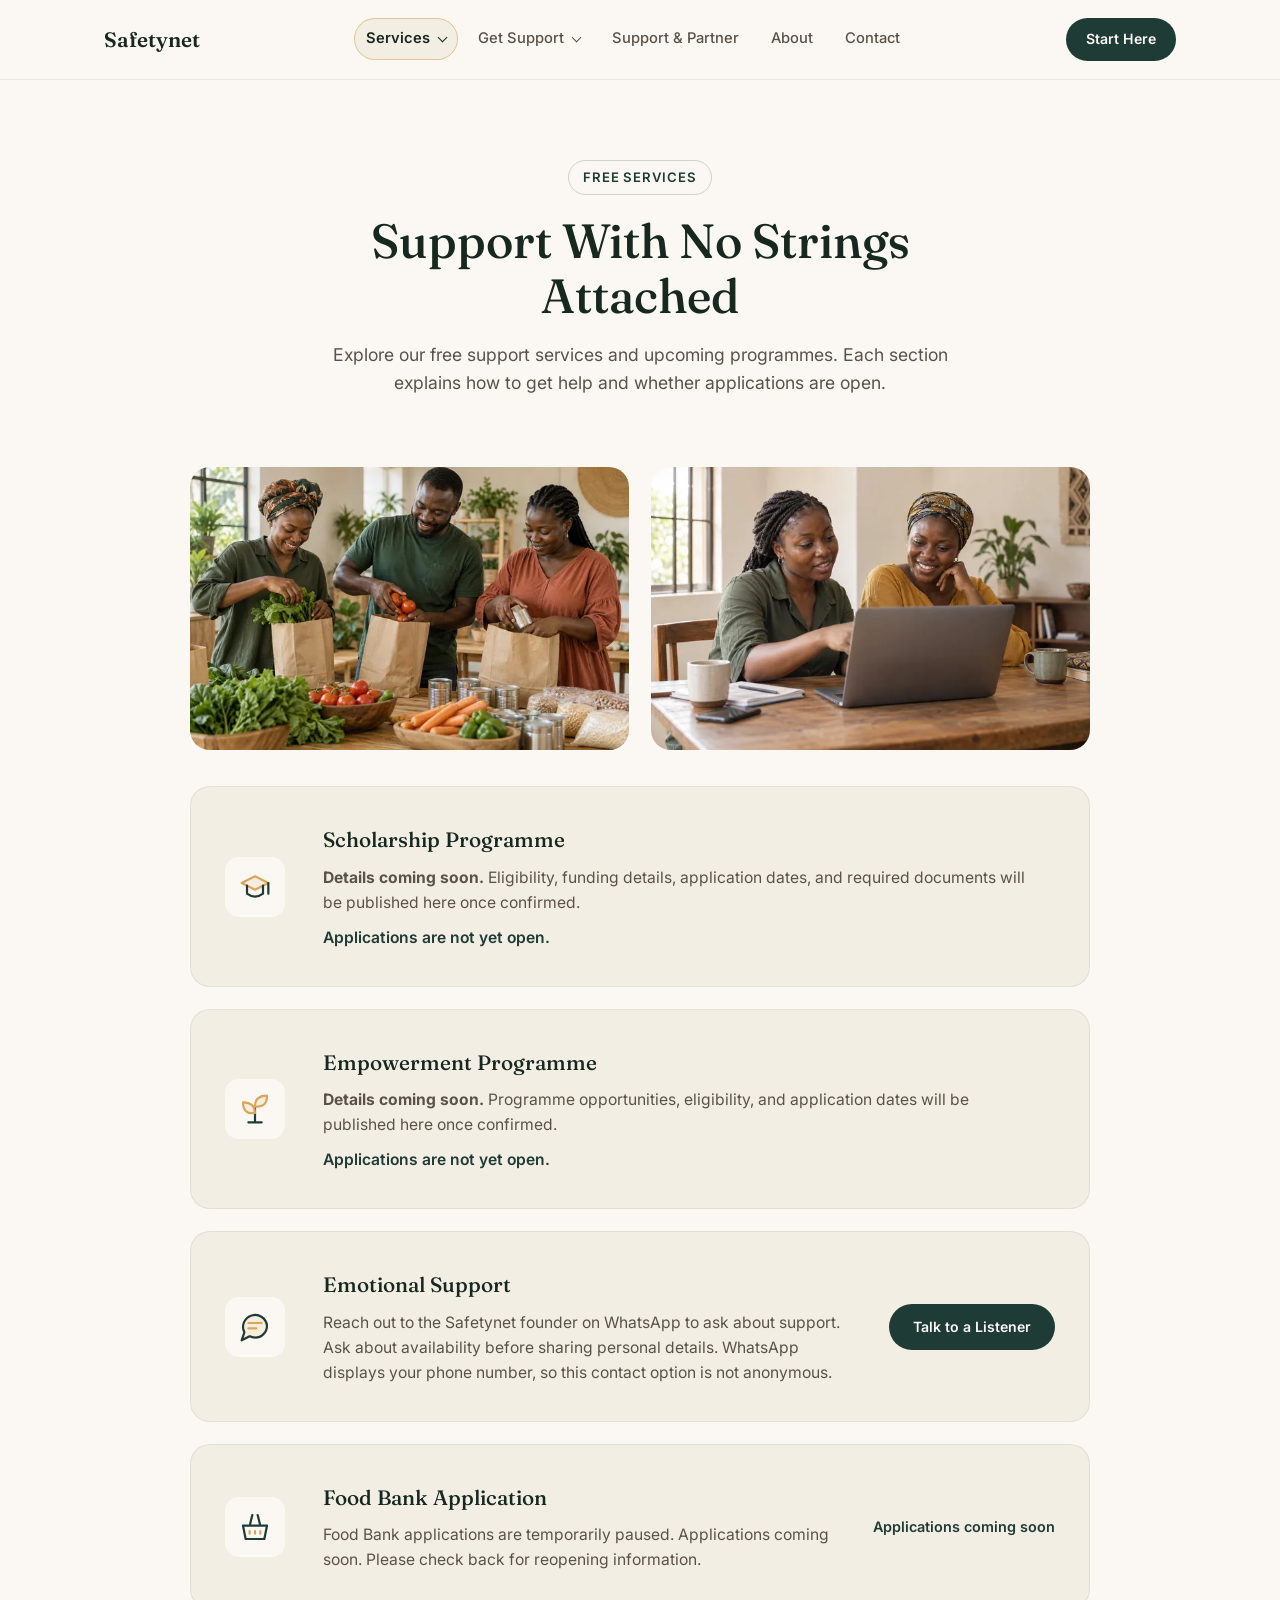
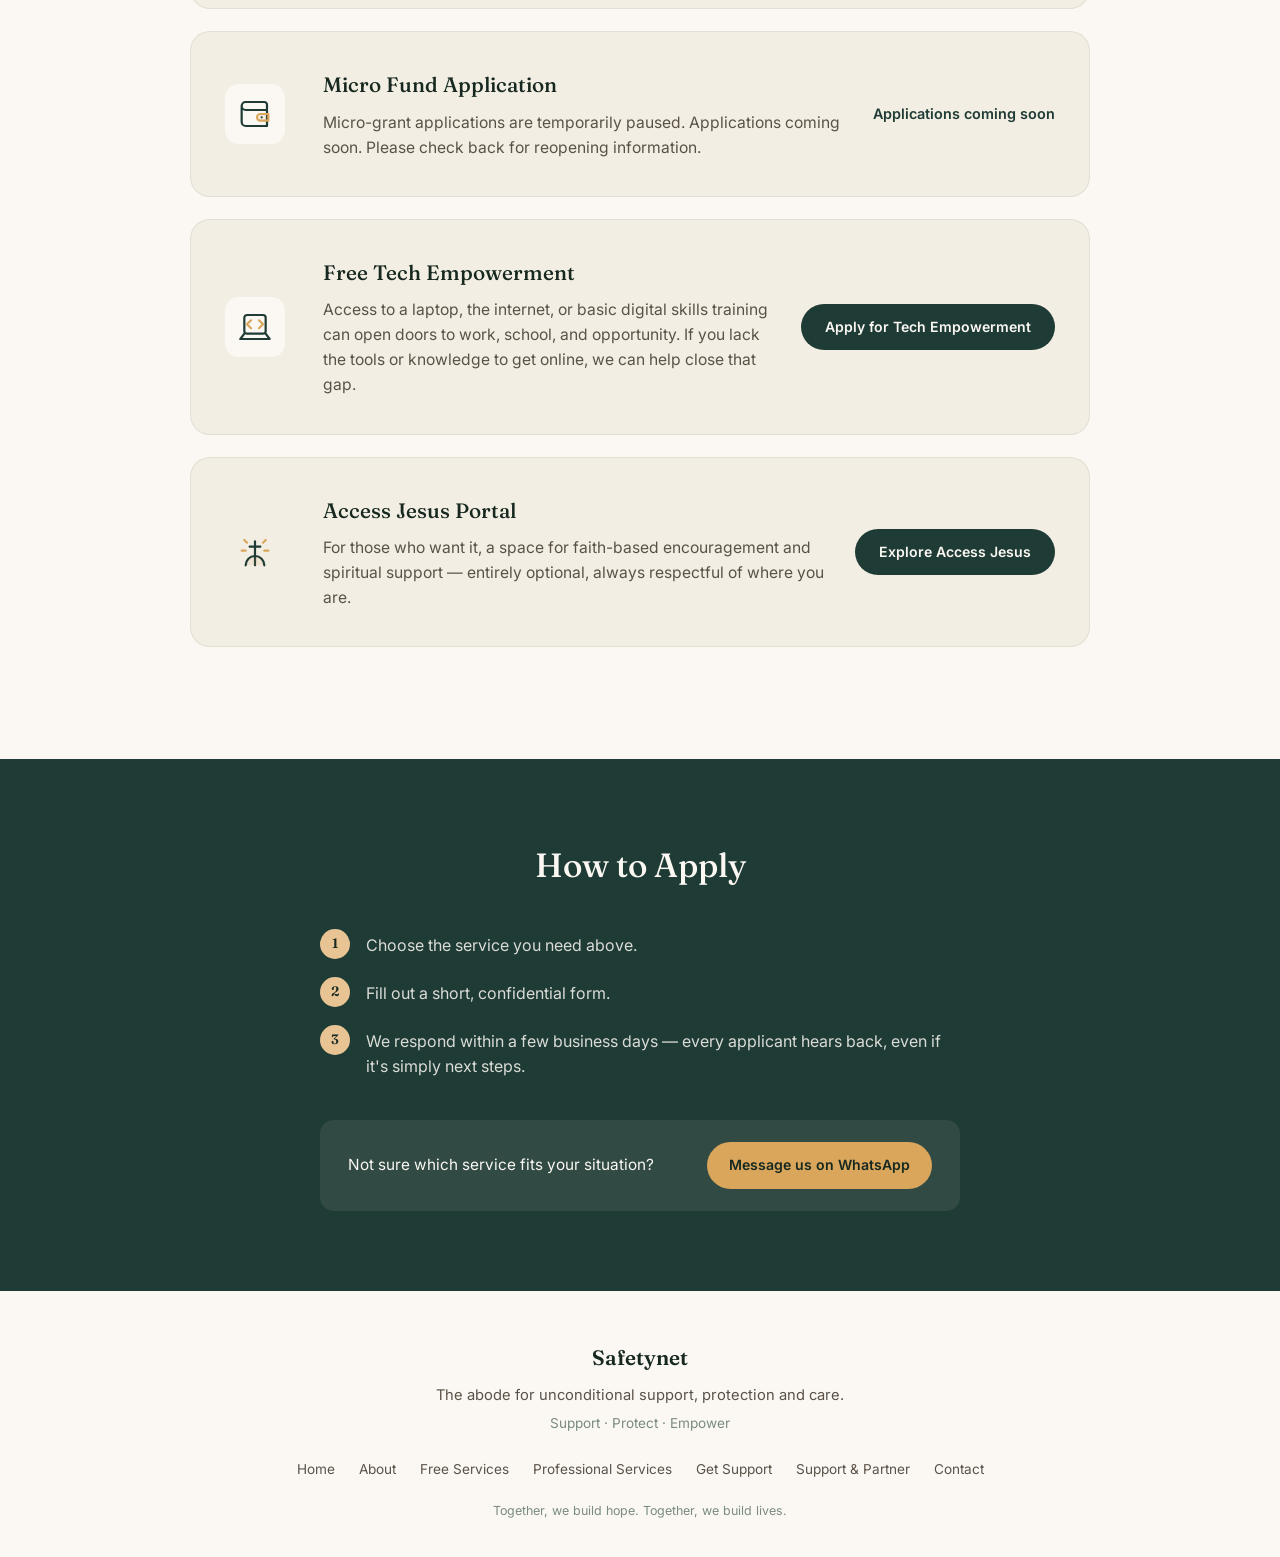
<file: free-services.html>
<!DOCTYPE html>
<html lang="en">
<head>
<meta charset="UTF-8">
<meta name="viewport" content="width=device-width, initial-scale=1.0">
<title>Free Services — Safetynet</title>
<meta name="description" content="Explore food support, micro-funds, digital empowerment, and upcoming programmes. Check service availability and application information.">
<link rel="canonical" href="https://safetyneto.netlify.app/free-services.html">
<meta property="og:type" content="website">
<meta property="og:site_name" content="Safetynet">
<meta property="og:title" content="Free Services — Safetynet">
<meta property="og:description" content="Explore food support, micro-funds, digital empowerment, and upcoming programmes. Check service availability and application information.">
<meta property="og:url" content="https://safetyneto.netlify.app/free-services.html">
<meta property="og:image" content="https://safetyneto.netlify.app/assets/images/social-preview.png">
<meta property="og:image:width" content="1200">
<meta property="og:image:height" content="630">
<meta property="og:image:alt" content="Safetynet — Support, Protect, Empower">
<meta name="twitter:card" content="summary_large_image">
<meta name="twitter:title" content="Free Services — Safetynet">
<meta name="twitter:description" content="Explore food support, micro-funds, digital empowerment, and upcoming programmes. Check service availability and application information.">
<meta name="twitter:image" content="https://safetyneto.netlify.app/assets/images/social-preview.png">
<link rel="preconnect" href="https://fonts.googleapis.com">
<link href="https://fonts.googleapis.com/css2?family=Fraunces:opsz,wght@9..144,400;9..144,500;9..144,600&family=Inter:wght@400;500;600&display=swap" rel="stylesheet">
<style>
  :root {
    --paper: #FBF8F3;
    --paper-warm: #F3EEE3;
    --pine: #1F3B35;
    --pine-deep: #16281F;
    --gold: #D9A65C;
    --gold-soft: #E8C495;
    --sage: #7A8C7E;
    --ink: #2B2620;
    --ink-soft: #5A5248;
  }

  * { margin: 0; padding: 0; box-sizing: border-box; }
  body {
    background: var(--paper); color: var(--ink);
    font-family: 'Inter', sans-serif; line-height: 1.6;
    -webkit-font-smoothing: antialiased;
  }
  h1, h2, h3 { font-family: 'Fraunces', serif; font-weight: 500; color: var(--pine-deep); }
  a { color: inherit; text-decoration: none; }
  :focus-visible { outline: 2px solid var(--gold); outline-offset: 3px; }

  /* NAV */
  nav {
    position: sticky; top: 0; z-index: 50;
    background: rgba(251, 248, 243, 0.92);
    backdrop-filter: blur(8px);
    border-bottom: 1px solid rgba(31, 59, 53, 0.08);
  }
  .nav-inner { display: flex; align-items: center; justify-content: space-between; padding: 18px 24px; max-width: 1120px; margin: 0 auto; }
  .logo { font-family: 'Fraunces', serif; font-size: 1.3rem; font-weight: 600; color: var(--pine-deep); }
  .nav-links { display: flex; gap: 32px; list-style: none; font-size: 0.92rem; font-weight: 500; color: var(--ink-soft); }
  .nav-links a:hover { color: var(--pine); }
  .nav-cta { background: var(--pine); color: var(--paper); padding: 10px 20px; border-radius: 100px; font-size: 0.88rem; font-weight: 600; }
  .nav-mobile-toggle {
    display: none; background: none; border: none; cursor: pointer;
    width: 40px; height: 40px; flex-direction: column; justify-content: center; gap: 5px;
  }
  .nav-mobile-toggle span { width: 22px; height: 2px; background: var(--pine-deep); border-radius: 2px; }
  .nav-mobile-panel {
    display: none; flex-direction: column; gap: 4px;
    padding: 10px 24px 20px; border-top: 1px solid rgba(31,59,53,0.08);
  }
  .nav-mobile-panel a { padding: 12px 0; font-size: 1rem; font-weight: 500; color: var(--ink-soft); border-bottom: 1px solid rgba(31,59,53,0.06); }
  .nav-mobile-panel a:last-child { border-bottom: none; }
  .nav-mobile-panel.open { display: flex; }
  @media (max-width: 860px) {
    .nav-links { display: none; }
    .nav-mobile-toggle { display: flex; }
  }

  /* PAGE HEAD */
  .page-head { padding: 80px 24px 50px; text-align: center; }
  .eyebrow {
    display: inline-block; font-size: 0.82rem; font-weight: 600; color: var(--pine);
    letter-spacing: 0.06em; text-transform: uppercase; margin-bottom: 18px;
    padding: 6px 14px; border: 1px solid rgba(31,59,53,0.2); border-radius: 100px;
  }
  .page-head h1 { font-size: clamp(2.1rem, 4.5vw, 3rem); max-width: 700px; margin: 0 auto 18px; line-height: 1.15; }
  .page-head p { color: var(--ink-soft); font-size: 1.1rem; max-width: 620px; margin: 0 auto; }

  /* SERVICES LIST */
  .services { padding: 20px 24px 90px; }
  .service-card {
    max-width: 900px; margin: 0 auto 22px;
    background: var(--paper-warm); border-radius: 20px; padding: 36px 34px;
    display: grid; grid-template-columns: 72px 1fr auto; gap: 26px; align-items: center;
    border: 1px solid rgba(31,59,53,0.08);
  }
  .service-card .icon-wrap {
    width: 60px; height: 60px; border-radius: 14px; background: var(--paper);
    display: flex; align-items: center; justify-content: center;
  }
  .service-card h2 { font-size: 1.3rem; margin-bottom: 8px; }
  .service-card p { color: var(--ink-soft); font-size: 0.98rem; }
  .service-card .btn {
    padding: 12px 24px; border-radius: 100px; background: var(--pine); color: var(--paper);
    font-weight: 600; font-size: 0.88rem; white-space: nowrap;
  }
  .service-card.faith .icon-wrap { background: var(--paper-warm); }
  @media (max-width: 700px) {
    .service-card { grid-template-columns: 1fr; text-align: left; }
    .service-card .btn { justify-self: start; }
  }

  /* HOW TO APPLY */
  .how { padding: 80px 24px; background: var(--pine); color: var(--paper); text-align: center; }
  .how h2 { color: var(--paper); font-size: clamp(1.6rem, 3vw, 2.1rem); margin-bottom: 36px; }
  .how-steps { max-width: 640px; margin: 0 auto; display: flex; flex-direction: column; gap: 18px; text-align: left; }
  .how-step { display: flex; gap: 16px; align-items: flex-start; }
  .how-num {
    flex-shrink: 0; width: 30px; height: 30px; border-radius: 50%;
    background: var(--gold-soft); color: var(--pine-deep);
    display: flex; align-items: center; justify-content: center;
    font-family: 'Fraunces', serif; font-size: 0.85rem; font-weight: 600;
  }
  .how-step p { color: rgba(251,248,243,0.85); padding-top: 4px; }

  .not-sure {
    max-width: 640px; margin: 40px auto 0; padding: 22px 28px;
    background: rgba(251,248,243,0.08); border-radius: 14px;
    display: flex; align-items: center; justify-content: space-between; gap: 16px; flex-wrap: wrap;
  }
  .not-sure p { color: var(--paper); font-size: 0.96rem; text-align: left; }
  .not-sure .btn {
    background: var(--gold); color: var(--pine-deep); padding: 12px 22px;
    border-radius: 100px; font-weight: 600; font-size: 0.88rem; white-space: nowrap;
  }

  footer { padding: 50px 24px 36px; text-align: center; }
  footer .logo { justify-content: center; display: flex; margin-bottom: 10px; }
  footer .tagline { color: var(--ink-soft); font-size: 0.92rem; margin-bottom: 6px; }
  footer .motto { color: var(--sage); font-size: 0.85rem; margin-bottom: 24px; }
  .footer-links { display: flex; justify-content: center; gap: 24px; flex-wrap: wrap; font-size: 0.85rem; color: var(--ink-soft); margin-bottom: 20px; }
  .footer-links a:hover { color: var(--pine); }
  footer .copy { font-size: 0.78rem; color: var(--sage); }

  @media (prefers-reduced-motion: reduce) { * { animation: none !important; transition: none !important; } }
</style>
<link rel="stylesheet" href="assets/imagery.css">
<link rel="stylesheet" href="assets/icons.css">
<link rel="stylesheet" href="assets/navigation.css">
<script src="assets/navigation.js" defer></script>
<link rel="stylesheet" href="assets/availability.css">
</head>
<body>

<nav>
  <div class="nav-inner">
    <a href="index.html" class="logo">Safetynet</a>
    <ul class="nav-links">
      <li><a href="free-services.html" aria-current="page">Free Services</a></li>
      <li><a href="about.html">About</a></li>
      <li><a href="premium-services.html">Professional Services</a></li>
      <li><a href="give-partner.html">Support &amp; Partner</a></li>
      <li><a href="contact.html">Contact</a></li>
    </ul>
    <a href="get-support.html" class="nav-cta">Get Support</a>
    <button class="nav-mobile-toggle" aria-label="Open menu" aria-expanded="false" id="navToggle">
      <span></span><span></span><span></span>
    </button>
  </div>
  <div class="nav-mobile-panel" id="navPanel">
    <a href="get-support.html">Get Support</a>
    <a href="premium-services.html">Professional Services</a>
    <a href="give-partner.html">Support &amp; Partner</a>
    <a href="free-services.html" aria-current="page">Free Services</a>
    <a href="about.html">About</a>
    <a href="contact.html">Contact</a>
  </div>
</nav>

<section class="page-head">
  <span class="eyebrow">Free Services</span>
  <h1>Support With No Strings Attached</h1>
  <p>Explore our free support services and upcoming programmes. Each section explains how to get help and whether applications are open.</p>
</section>

<section class="services">
  <div class="service-photo-pair">
    <figure class="human-photo "><img src="assets/images/volunteers.webp" srcset="assets/images/volunteers-640.webp 640w, assets/images/volunteers.webp 1280w" sizes="(max-width: 860px) calc(100vw - 48px), 540px" width="1280" height="853" alt="Volunteers preparing bags of fresh food together." loading="lazy" decoding="async"></figure>
    <figure class="human-photo "><img src="assets/images/digital-learning.webp" srcset="assets/images/digital-learning-640.webp 640w, assets/images/digital-learning.webp 1280w" sizes="(max-width: 860px) calc(100vw - 48px), 540px" width="1280" height="853" alt="Two women learning together at a laptop." loading="lazy" decoding="async"></figure>
  </div>
  <section class="service-card" id="scholarship" aria-labelledby="scholarship-title" style="scroll-margin-top: 110px;">
    <div class="icon-wrap">
      <svg class="sn-icon" width="36" height="36" viewBox="0 0 24 24" fill="none" stroke="currentColor" stroke-width="1.65" stroke-linecap="round" stroke-linejoin="round" aria-hidden="true" focusable="false"><path class="icon-accent icon-wash" d="m2 9 10-5 10 5-10 5Z"/><path d="M6 11v6c4 3 8 3 12 0v-6M22 9v8"/></svg>
    </div>
    <div>
      <h2 id="scholarship-title">Scholarship Programme</h2>
      <p><strong>Details coming soon.</strong> Eligibility, funding details, application dates, and required documents will be published here once confirmed.</p>
      <p style="margin-top: 10px; font-weight: 600; color: var(--pine);">Applications are not yet open.</p>
    </div>
  </section>
  <section class="service-card" id="empowerment" aria-labelledby="empowerment-title" style="scroll-margin-top: 110px;">
    <div class="icon-wrap">
      <svg class="sn-icon" width="36" height="36" viewBox="0 0 24 24" fill="none" stroke="currentColor" stroke-width="1.65" stroke-linecap="round" stroke-linejoin="round" aria-hidden="true" focusable="false"><path d="M12 21V10M7 22h10"/><path class="icon-accent icon-wash" d="M12 15C5 16 3 12 3 7c6 0 9 3 9 8Zm0-5c0-5 3-8 9-8 0 6-3 9-9 8Z"/></svg>
    </div>
    <div>
      <h2 id="empowerment-title">Empowerment Programme</h2>
      <p><strong>Details coming soon.</strong> Programme opportunities, eligibility, and application dates will be published here once confirmed.</p>
      <p style="margin-top: 10px; font-weight: 600; color: var(--pine);">Applications are not yet open.</p>
    </div>
  </section>
  <!-- Replace href values below with your live, published Google Form links -->
  <div class="service-card">
    <div class="icon-wrap">
      <svg class=" sn-icon" data-icon="chat" width="36" height="36" viewBox="0 0 24 24" fill="none" stroke="currentColor" stroke-width="1.65" stroke-linecap="round" stroke-linejoin="round" aria-hidden="true" focusable="false" xmlns="http://www.w3.org/2000/svg"><path class="icon-wash" d="M21 11a9 9 0 0 1-9 9 10 10 0 0 1-4-1l-6 3 2-6a9 9 0 1 1 17-5Z"/><path class="icon-accent" d="M7 9h10M7 13h6"/></svg>
    </div>
    <div>
      <h2>Emotional Support</h2>
      <p>Reach out to the Safetynet founder on WhatsApp to ask about support. Ask about availability before sharing personal details. WhatsApp displays your phone number, so this contact option is not anonymous.</p>
    </div>
    <a href="support-chat.html" class="btn">Talk to a Listener</a>
  </div>

  <div class="service-card">
    <div class="icon-wrap">
      <svg class=" sn-icon" data-icon="food" width="36" height="36" viewBox="0 0 24 24" fill="none" stroke="currentColor" stroke-width="1.65" stroke-linecap="round" stroke-linejoin="round" aria-hidden="true" focusable="false" xmlns="http://www.w3.org/2000/svg"><path d="M3 11h18l-2 10H5ZM8 11l2-8m6 8-2-8"/><path class="icon-accent" d="M8 15v2m4-2v2m4-2v2"/></svg>
    </div>
    <div>
      <h2>Food Bank Application</h2>
      <p>Food Bank applications are temporarily paused. Applications coming soon. Please check back for reopening information.</p>
    </div>
    <span class="availability-note">Applications coming soon</span>
  </div>

  <div class="service-card">
    <div class="icon-wrap">
      <svg class=" sn-icon" data-icon="wallet" width="36" height="36" viewBox="0 0 24 24" fill="none" stroke="currentColor" stroke-width="1.65" stroke-linecap="round" stroke-linejoin="round" aria-hidden="true" focusable="false" xmlns="http://www.w3.org/2000/svg"><path d="M21 8V5a2 2 0 0 0-2-2H5a3 3 0 0 0 0 6h16v12H5a3 3 0 0 1-3-3V6"/><path class="icon-accent icon-wash" d="M22 12h-6a2 2 0 0 0 0 5h6Z"/><path d="M17 14.5h.01"/></svg>
    </div>
    <div>
      <h2>Micro Fund Application</h2>
      <p>Micro-grant applications are temporarily paused. Applications coming soon. Please check back for reopening information.</p>
    </div>
    <span class="availability-note">Applications coming soon</span>
  </div>

  <div class="service-card">
    <div class="icon-wrap">
      <svg class=" sn-icon" data-icon="laptop" width="36" height="36" viewBox="0 0 24 24" fill="none" stroke="currentColor" stroke-width="1.65" stroke-linecap="round" stroke-linejoin="round" aria-hidden="true" focusable="false" xmlns="http://www.w3.org/2000/svg"><rect x="4" y="3" width="16" height="14" rx="2"/><path d="m4 17-3 4h22l-3-4"/><path class="icon-accent" d="m9 7-3 3 3 3m6-6 3 3-3 3"/></svg>
    </div>
    <div>
      <h2>Free Tech Empowerment</h2>
      <p>Access to a laptop, the internet, or basic digital skills training can open doors to work, school, and opportunity. If you lack the tools or knowledge to get online, we can help close that gap.</p>
    </div>
    <a href="https://forms.gle/iQ8dx4otWFa3vk1F7" class="btn">Apply for Tech Empowerment</a>
  </div>

  <div class="service-card faith">
    <div class="icon-wrap">
      <svg class=" sn-icon" data-icon="faith" width="36" height="36" viewBox="0 0 24 24" fill="none" stroke="currentColor" stroke-width="1.65" stroke-linecap="round" stroke-linejoin="round" aria-hidden="true" focusable="false" xmlns="http://www.w3.org/2000/svg"><path d="M12 22V4M8 8h8"/><path class="icon-accent" d="m4 3 2 2m14-2-2 2M2 11h3m14 0h3"/><path class="icon-wash" d="M5 22a7 7 0 0 1 14 0"/></svg>
    </div>
    <div>
      <h2>Access Jesus Portal</h2>
      <p>For those who want it, a space for faith-based encouragement and spiritual support — entirely optional, always respectful of where you are.</p>
    </div>
    <a href="access-jesus.html" class="btn">Explore Access Jesus</a>
  </div>
</section>

<section class="how">
  <h2>How to Apply</h2>
  <div class="how-steps">
    <div class="how-step">
      <span class="how-num">1</span>
      <p>Choose the service you need above.</p>
    </div>
    <div class="how-step">
      <span class="how-num">2</span>
      <p>Fill out a short, confidential form.</p>
    </div>
    <div class="how-step">
      <span class="how-num">3</span>
      <p>We respond within a few business days — every applicant hears back, even if it's simply next steps.</p>
    </div>
  </div>
  <div class="not-sure">
    <p>Not sure which service fits your situation?</p>
    <a href="https://wa.me/2348127311177" class="btn">Message us on WhatsApp</a>
  </div>
</section>

<footer>
  <a href="index.html" class="logo">Safetynet</a>
  <p class="tagline">The abode for unconditional support, protection and care.</p>
  <p class="motto">Support · Protect · Empower</p>
  <div class="footer-links">
    <a href="index.html">Home</a>
    <a href="about.html">About</a>
    <a href="free-services.html">Free Services</a>
    <a href="premium-services.html">Professional Services</a>
    <a href="get-support.html">Get Support</a>
    <a href="give-partner.html">Support &amp; Partner</a>
    <a href="contact.html">Contact</a>
  </div>
  <p class="copy">Together, we build hope. Together, we build lives.</p>
</footer>

<script>
  const navToggle = document.getElementById('navToggle');
  const navPanel = document.getElementById('navPanel');
  navToggle.addEventListener('click', () => {
    const isOpen = navPanel.classList.toggle('open');
    navToggle.setAttribute('aria-expanded', isOpen);
  });
</script>

</body>
</html>
</file>
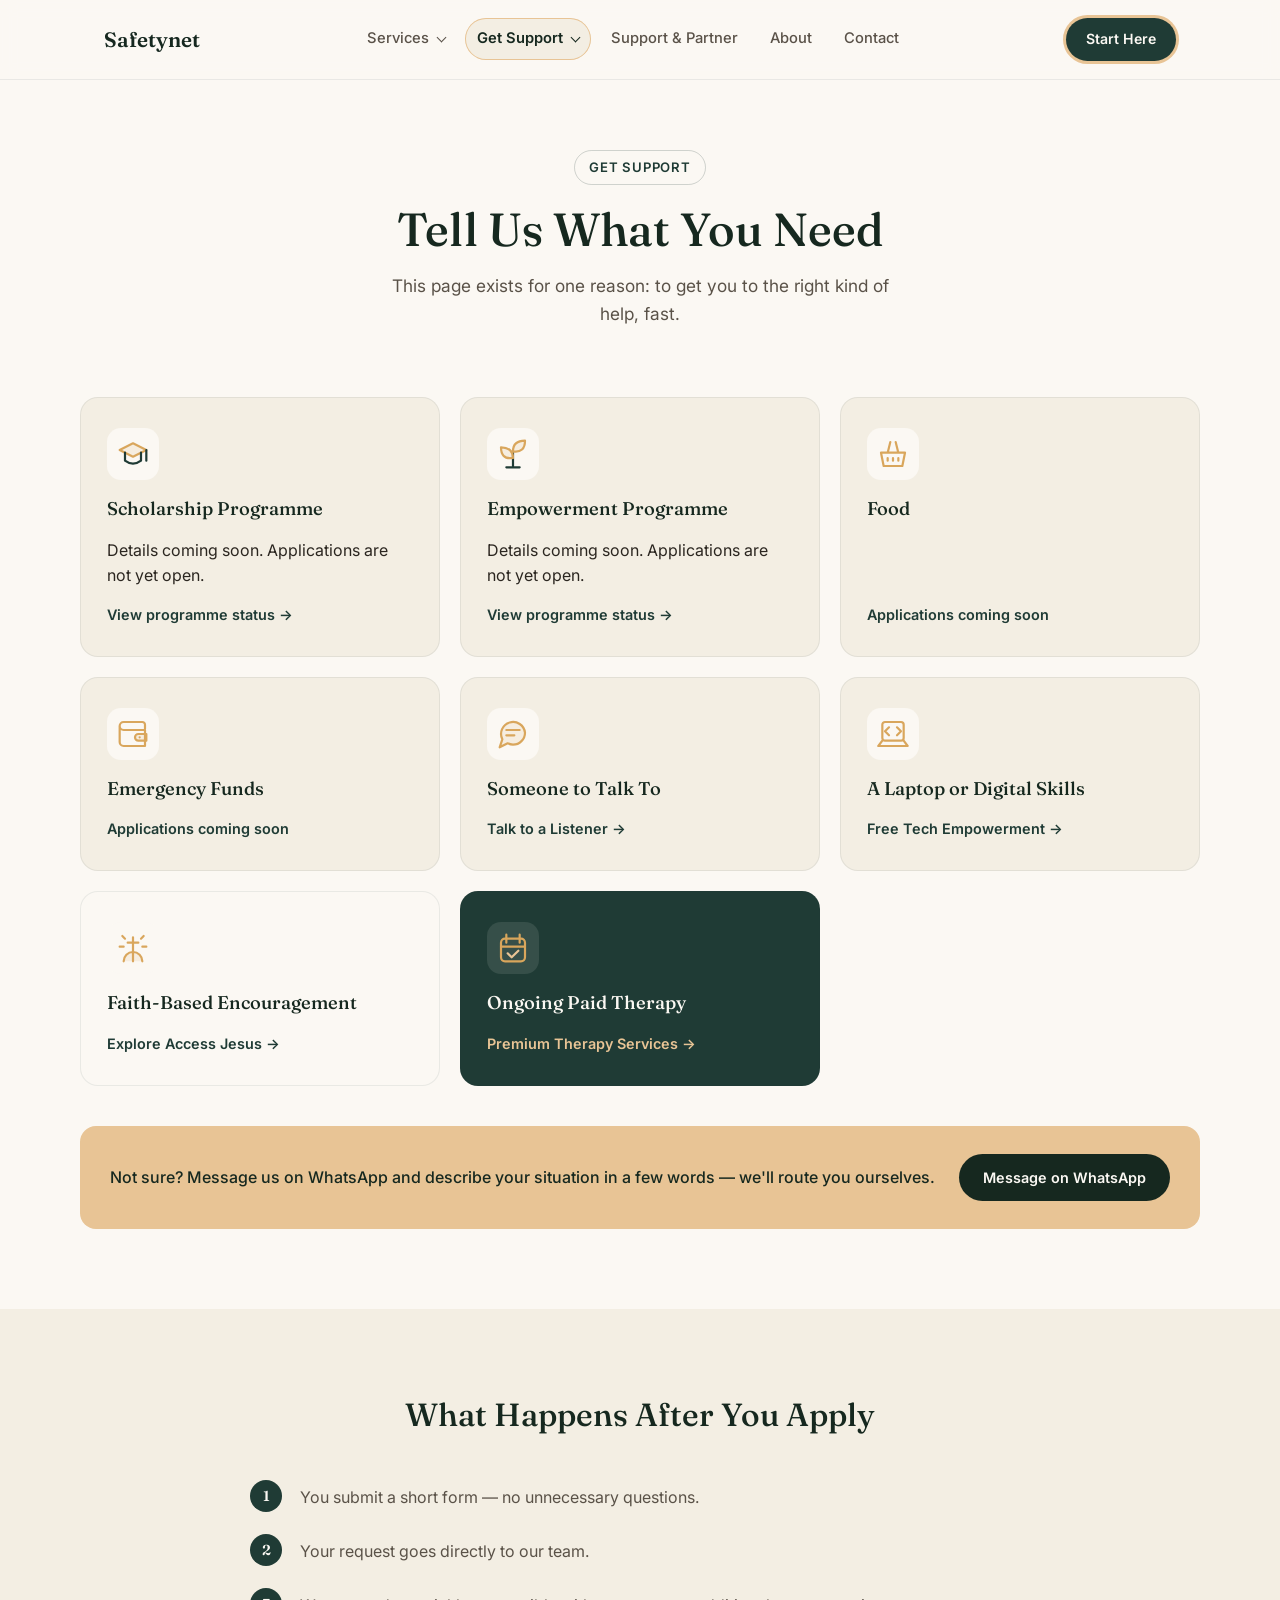
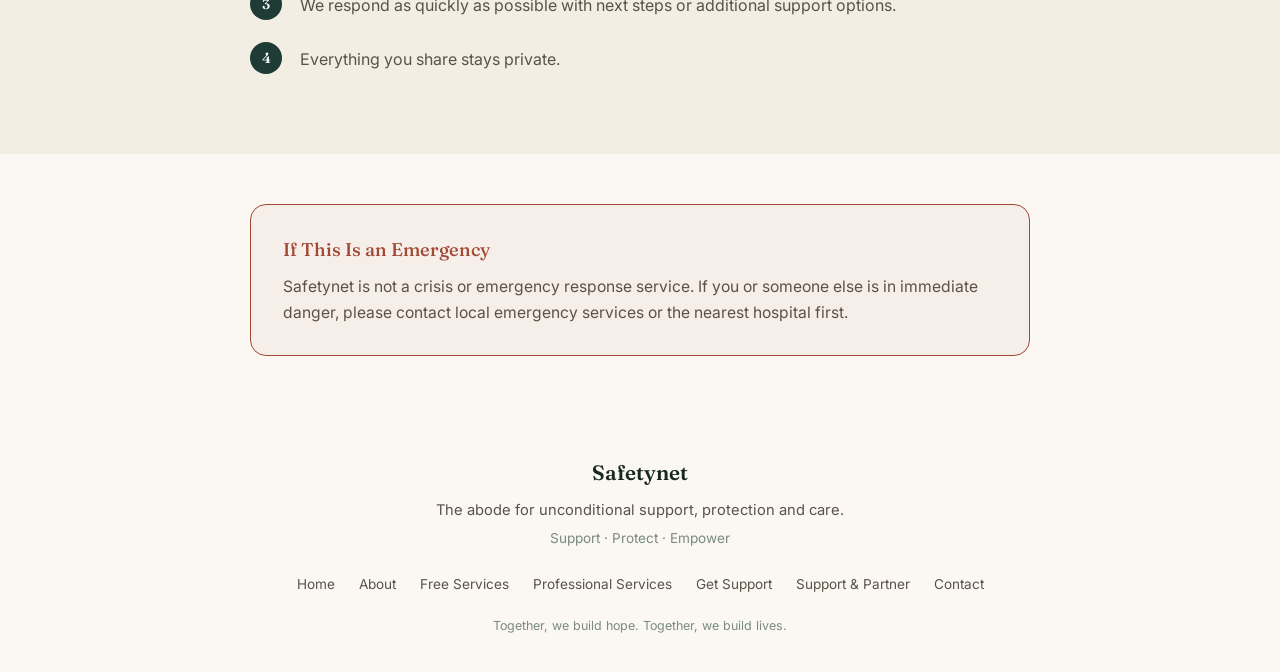
<file: get-support.html>
<!DOCTYPE html>
<html lang="en">
<head>
<meta charset="UTF-8">
<meta name="viewport" content="width=device-width, initial-scale=1.0">
<title>Get Support — Safetynet</title>
<meta name="description" content="Find the right Safetynet support pathway, check programme availability, or contact the team for help finding the right service.">
<link rel="canonical" href="https://safetyneto.netlify.app/get-support.html">
<meta property="og:type" content="website">
<meta property="og:site_name" content="Safetynet">
<meta property="og:title" content="Get Support — Safetynet">
<meta property="og:description" content="Find the right Safetynet support pathway, check programme availability, or contact the team for help finding the right service.">
<meta property="og:url" content="https://safetyneto.netlify.app/get-support.html">
<meta property="og:image" content="https://safetyneto.netlify.app/assets/images/social-preview.png">
<meta property="og:image:width" content="1200">
<meta property="og:image:height" content="630">
<meta property="og:image:alt" content="Safetynet — Support, Protect, Empower">
<meta name="twitter:card" content="summary_large_image">
<meta name="twitter:title" content="Get Support — Safetynet">
<meta name="twitter:description" content="Find the right Safetynet support pathway, check programme availability, or contact the team for help finding the right service.">
<meta name="twitter:image" content="https://safetyneto.netlify.app/assets/images/social-preview.png">
<link rel="preconnect" href="https://fonts.googleapis.com">
<link href="https://fonts.googleapis.com/css2?family=Fraunces:opsz,wght@9..144,400;9..144,500;9..144,600&family=Inter:wght@400;500;600&display=swap" rel="stylesheet">
<style>
  :root {
    --paper: #FBF8F3;
    --paper-warm: #F3EEE3;
    --pine: #1F3B35;
    --pine-deep: #16281F;
    --gold: #D9A65C;
    --gold-soft: #E8C495;
    --sage: #7A8C7E;
    --ink: #2B2620;
    --ink-soft: #5A5248;
    --danger: #A24936;
  }

  * { margin: 0; padding: 0; box-sizing: border-box; }

  body {
    background: var(--paper);
    color: var(--ink);
    font-family: 'Inter', sans-serif;
    line-height: 1.6;
    -webkit-font-smoothing: antialiased;
  }

  h1, h2, h3 { font-family: 'Fraunces', serif; font-weight: 500; color: var(--pine-deep); }
  a { color: inherit; text-decoration: none; }
  :focus-visible { outline: 2px solid var(--gold); outline-offset: 3px; }
  .wrap { max-width: 1120px; margin: 0 auto; padding: 0 24px; }

  /* NAV */
  nav {
    position: sticky; top: 0; z-index: 50;
    background: rgba(251, 248, 243, 0.92);
    backdrop-filter: blur(8px);
    border-bottom: 1px solid rgba(31, 59, 53, 0.08);
  }
  .nav-inner {
    display: flex; align-items: center; justify-content: space-between;
    padding: 18px 24px; max-width: 1120px; margin: 0 auto;
  }
  .logo { font-family: 'Fraunces', serif; font-size: 1.3rem; font-weight: 600; color: var(--pine-deep); }
  .nav-links { display: flex; gap: 32px; list-style: none; font-size: 0.92rem; font-weight: 500; color: var(--ink-soft); }
  .nav-links a:hover { color: var(--pine); }
  .nav-cta { background: var(--pine); color: var(--paper); padding: 10px 20px; border-radius: 100px; font-size: 0.88rem; font-weight: 600; }
  .nav-mobile-toggle {
    display: none; background: none; border: none; cursor: pointer;
    width: 40px; height: 40px; flex-direction: column; justify-content: center; gap: 5px;
  }
  .nav-mobile-toggle span { width: 22px; height: 2px; background: var(--pine-deep); border-radius: 2px; }
  .nav-mobile-panel {
    display: none; flex-direction: column; gap: 4px;
    padding: 10px 24px 20px; border-top: 1px solid rgba(31,59,53,0.08);
  }
  .nav-mobile-panel a {
    padding: 12px 0; font-size: 1rem; font-weight: 500; color: var(--ink-soft);
    border-bottom: 1px solid rgba(31,59,53,0.06);
  }
  .nav-mobile-panel a:last-child { border-bottom: none; }
  .nav-mobile-panel.open { display: flex; }
  @media (max-width: 860px) {
    .nav-links { display: none; }
    .nav-mobile-toggle { display: flex; }
  }

  /* PAGE HEAD */
  .page-head { padding: 70px 24px 50px; text-align: center; }
  .eyebrow {
    display: inline-block; font-size: 0.82rem; font-weight: 600;
    color: var(--pine); letter-spacing: 0.06em; text-transform: uppercase;
    margin-bottom: 18px; padding: 6px 14px; border: 1px solid rgba(31,59,53,0.2);
    border-radius: 100px;
  }
  .page-head h1 { font-size: clamp(2rem, 4.5vw, 2.9rem); max-width: 680px; margin: 0 auto 16px; line-height: 1.15; }
  .page-head p { color: var(--ink-soft); font-size: 1.08rem; max-width: 540px; margin: 0 auto; }

  /* ROUTING GRID */
  .routing { padding: 20px 24px 80px; }
  .routing-grid {
    display: grid; grid-template-columns: repeat(3, 1fr); gap: 20px;
    max-width: 1120px; margin: 0 auto;
  }
  .route-card {
    background: var(--paper-warm); border: 1px solid rgba(31,59,53,0.08);
    border-radius: 18px; padding: 30px 26px;
    display: flex; flex-direction: column; gap: 14px;
    transition: transform 0.15s ease, box-shadow 0.15s ease;
  }
  .route-card:hover { transform: translateY(-3px); box-shadow: 0 10px 26px rgba(31,59,53,0.08); }
  .route-card h3 { font-size: 1.15rem; }
  .route-card .go {
    font-weight: 600; font-size: 0.9rem; color: var(--pine);
    display: flex; align-items: center; gap: 6px; margin-top: auto;
  }
  .route-card.faith { background: var(--paper); }
  .route-card.premium { background: var(--pine); color: var(--paper); }
  .route-card.premium h3 { color: var(--paper); }
  .route-card.premium .go { color: var(--gold-soft); }

  @media (max-width: 860px) { .routing-grid { grid-template-columns: 1fr; } }

  /* NOT SURE STRIP */
  .not-sure {
    max-width: 1120px; margin: 40px auto 0; padding: 28px 30px;
    background: var(--gold-soft); border-radius: 16px;
    display: flex; align-items: center; justify-content: space-between; gap: 20px;
    flex-wrap: wrap;
  }
  .not-sure p { color: var(--pine-deep); font-weight: 500; font-size: 1rem; }
  .not-sure .btn {
    background: var(--pine-deep); color: var(--paper); padding: 12px 24px;
    border-radius: 100px; font-weight: 600; font-size: 0.9rem; white-space: nowrap;
  }

  /* PROCESS */
  .process { padding: 80px 24px; background: var(--paper-warm); }
  .process-inner { max-width: 780px; margin: 0 auto; text-align: center; }
  .process h2 { font-size: clamp(1.5rem, 3vw, 2rem); margin-bottom: 40px; }
  .steps { display: flex; flex-direction: column; gap: 22px; text-align: left; }
  .step { display: flex; gap: 18px; align-items: flex-start; }
  .step-num {
    flex-shrink: 0; width: 32px; height: 32px; border-radius: 50%;
    background: var(--pine); color: var(--paper);
    display: flex; align-items: center; justify-content: center;
    font-family: 'Fraunces', serif; font-size: 0.9rem; font-weight: 600;
  }
  .step p { color: var(--ink-soft); padding-top: 5px; }

  /* EMERGENCY NOTICE */
  .emergency { padding: 50px 24px; }
  .emergency-box {
    max-width: 780px; margin: 0 auto; padding: 30px 32px;
    border: 1.5px solid var(--danger); border-radius: 16px;
    background: rgba(162, 73, 54, 0.05);
  }
  .emergency-box h3 { color: var(--danger); font-size: 1.15rem; margin-bottom: 10px; }
  .emergency-box p { color: var(--ink-soft); font-size: 0.98rem; }

  footer { padding: 50px 24px 36px; text-align: center; }
  footer .logo { justify-content: center; display: flex; margin-bottom: 10px; }
  footer .tagline { color: var(--ink-soft); font-size: 0.92rem; margin-bottom: 6px; }
  footer .motto { color: var(--sage); font-size: 0.85rem; margin-bottom: 24px; }
  .footer-links { display: flex; justify-content: center; gap: 24px; flex-wrap: wrap; font-size: 0.85rem; color: var(--ink-soft); margin-bottom: 20px; }
  .footer-links a:hover { color: var(--pine); }
  footer .copy { font-size: 0.78rem; color: var(--sage); }

  @media (prefers-reduced-motion: reduce) { * { animation: none !important; transition: none !important; } }
</style>
<link rel="stylesheet" href="assets/imagery.css">
<link rel="stylesheet" href="assets/icons.css">
<link rel="stylesheet" href="assets/navigation.css">
<script src="assets/navigation.js" defer></script>
<link rel="stylesheet" href="assets/availability.css">
</head>
<body>

<nav>
  <div class="nav-inner">
    <a href="index.html" class="logo">Safetynet</a>
    <ul class="nav-links">
      <li><a href="about.html">About</a></li>
      <li><a href="premium-services.html">Professional Services</a></li>
      <li><a href="give-partner.html">Support &amp; Partner</a></li>
      <li><a href="contact.html">Contact</a></li>
    </ul>
    <a href="get-support.html" class="nav-cta" aria-current="page">Get Support</a>
    <button class="nav-mobile-toggle" aria-label="Open menu" aria-expanded="false" id="navToggle">
      <span></span><span></span><span></span>
    </button>
  </div>
  <div class="nav-mobile-panel" id="navPanel">
    <a href="get-support.html" aria-current="page">Get Support</a>
    <a href="premium-services.html">Professional Services</a>
    <a href="give-partner.html">Support &amp; Partner</a>
    <a href="free-services.html">Free Services</a>
    <a href="about.html">About</a>
    <a href="contact.html">Contact</a>
  </div>
</nav>

<script>
  const navToggle = document.getElementById('navToggle');
  const navPanel = document.getElementById('navPanel');
  navToggle.addEventListener('click', () => {
    const isOpen = navPanel.classList.toggle('open');
    navToggle.setAttribute('aria-expanded', isOpen);
  });
</script>


<section class="page-head">
  <span class="eyebrow">Get Support</span>
  <h1>Tell Us What You Need</h1>
  <p>This page exists for one reason: to get you to the right kind of help, fast.</p>
</section>

<section class="routing">
  <div class="routing-grid">
    <a href="free-services.html#scholarship" class="route-card">
      <span class="route-icon" aria-hidden="true"><svg class="sn-icon" width="36" height="36" viewBox="0 0 24 24" fill="none" stroke="currentColor" stroke-width="1.65" stroke-linecap="round" stroke-linejoin="round" focusable="false"><path class="icon-accent icon-wash" d="m2 9 10-5 10 5-10 5Z"/><path d="M6 11v6c4 3 8 3 12 0v-6M22 9v8"/></svg></span>
      <h3>Scholarship Programme</h3>
      <p>Details coming soon. Applications are not yet open.</p>
      <span class="go">View programme status →</span>
    </a>
    <a href="free-services.html#empowerment" class="route-card">
      <span class="route-icon" aria-hidden="true"><svg class="sn-icon" width="36" height="36" viewBox="0 0 24 24" fill="none" stroke="currentColor" stroke-width="1.65" stroke-linecap="round" stroke-linejoin="round" focusable="false"><path d="M12 21V10M7 22h10"/><path class="icon-accent icon-wash" d="M12 15C5 16 3 12 3 7c6 0 9 3 9 8Zm0-5c0-5 3-8 9-8 0 6-3 9-9 8Z"/></svg></span>
      <h3>Empowerment Programme</h3>
      <p>Details coming soon. Applications are not yet open.</p>
      <span class="go">View programme status →</span>
    </a>
    <!-- Replace each href below with the live published Google Form link -->
    <div class="route-card unavailable">
      <span class="route-icon" aria-hidden="true"><svg class="accent sn-icon" data-icon="food" width="36" height="36" viewBox="0 0 24 24" fill="none" stroke="currentColor" stroke-width="1.65" stroke-linecap="round" stroke-linejoin="round" aria-hidden="true" focusable="false" xmlns="http://www.w3.org/2000/svg"><path d="M3 11h18l-2 10H5ZM8 11l2-8m6 8-2-8"/><path class="icon-accent" d="M8 15v2m4-2v2m4-2v2"/></svg></span>
      <h3>Food</h3>
      <span class="go">Applications coming soon</span>
    </div>
    <div class="route-card unavailable">
      <span class="route-icon" aria-hidden="true"><svg class="accent sn-icon" data-icon="wallet" width="36" height="36" viewBox="0 0 24 24" fill="none" stroke="currentColor" stroke-width="1.65" stroke-linecap="round" stroke-linejoin="round" aria-hidden="true" focusable="false" xmlns="http://www.w3.org/2000/svg"><path d="M21 8V5a2 2 0 0 0-2-2H5a3 3 0 0 0 0 6h16v12H5a3 3 0 0 1-3-3V6"/><path class="icon-accent icon-wash" d="M22 12h-6a2 2 0 0 0 0 5h6Z"/><path d="M17 14.5h.01"/></svg></span>
      <h3>Emergency Funds</h3>
      <span class="go">Applications coming soon</span>
    </div>
    <a href="support-chat.html" class="route-card">
      <span class="route-icon" aria-hidden="true"><svg class="accent sn-icon" data-icon="chat" width="36" height="36" viewBox="0 0 24 24" fill="none" stroke="currentColor" stroke-width="1.65" stroke-linecap="round" stroke-linejoin="round" aria-hidden="true" focusable="false" xmlns="http://www.w3.org/2000/svg"><path class="icon-wash" d="M21 11a9 9 0 0 1-9 9 10 10 0 0 1-4-1l-6 3 2-6a9 9 0 1 1 17-5Z"/><path class="icon-accent" d="M7 9h10M7 13h6"/></svg></span>
      <h3>Someone to Talk To</h3>
      <span class="go">Talk to a Listener →</span>
    </a>
    <a href="https://forms.gle/eLrWcPH6NDvkujsC9" class="route-card">
      <span class="route-icon" aria-hidden="true"><svg class="accent sn-icon" data-icon="laptop" width="36" height="36" viewBox="0 0 24 24" fill="none" stroke="currentColor" stroke-width="1.65" stroke-linecap="round" stroke-linejoin="round" aria-hidden="true" focusable="false" xmlns="http://www.w3.org/2000/svg"><rect x="4" y="3" width="16" height="14" rx="2"/><path d="m4 17-3 4h22l-3-4"/><path class="icon-accent" d="m9 7-3 3 3 3m6-6 3 3-3 3"/></svg></span>
      <h3>A Laptop or Digital Skills</h3>
      <span class="go">Free Tech Empowerment →</span>
    </a>
    <a href="access-jesus.html" class="route-card faith">
      <span class="route-icon" aria-hidden="true"><svg class="accent sn-icon" data-icon="faith" width="36" height="36" viewBox="0 0 24 24" fill="none" stroke="currentColor" stroke-width="1.65" stroke-linecap="round" stroke-linejoin="round" aria-hidden="true" focusable="false" xmlns="http://www.w3.org/2000/svg"><path d="M12 22V4M8 8h8"/><path class="icon-accent" d="m4 3 2 2m14-2-2 2M2 11h3m14 0h3"/><path class="icon-wash" d="M5 22a7 7 0 0 1 14 0"/></svg></span>
      <h3>Faith-Based Encouragement</h3>
      <span class="go">Explore Access Jesus →</span>
    </a>
    <a href="premium-services.html" class="route-card premium">
      <span class="route-icon" aria-hidden="true"><svg class="accent sn-icon" data-icon="calendar" width="36" height="36" viewBox="0 0 24 24" fill="none" stroke="currentColor" stroke-width="1.65" stroke-linecap="round" stroke-linejoin="round" aria-hidden="true" focusable="false" xmlns="http://www.w3.org/2000/svg"><rect x="3" y="5" width="18" height="17" rx="3"/><path d="M7 2v6m10-6v6M3 11h18"/><path class="icon-accent" d="m8 16 3 3 5-5"/></svg></span>
      <h3>Ongoing Paid Therapy</h3>
      <span class="go">Premium Therapy Services →</span>
    </a>
  </div>

  <div class="not-sure">
    <p>Not sure? Message us on WhatsApp and describe your situation in a few words — we'll route you ourselves.</p>
    <a href="https://wa.me/2348127311177" class="btn">Message on WhatsApp</a>
  </div>
</section>

<section class="process">
  <div class="process-inner">
    <h2>What Happens After You Apply</h2>
    <div class="steps">
      <div class="step">
        <span class="step-num">1</span>
        <p>You submit a short form — no unnecessary questions.</p>
      </div>
      <div class="step">
        <span class="step-num">2</span>
        <p>Your request goes directly to our team.</p>
      </div>
      <div class="step">
        <span class="step-num">3</span>
        <p>We respond as quickly as possible with next steps or additional support options.</p>
      </div>
      <div class="step">
        <span class="step-num">4</span>
        <p>Everything you share stays private.</p>
      </div>
    </div>
  </div>
</section>

<section class="emergency">
  <div class="emergency-box">
    <h3>If This Is an Emergency</h3>
    <p>Safetynet is not a crisis or emergency response service. If you or someone else is in immediate danger, please contact local emergency services or the nearest hospital first.</p>
  </div>
</section>

<footer>
  <a href="index.html" class="logo">Safetynet</a>
  <p class="tagline">The abode for unconditional support, protection and care.</p>
  <p class="motto">Support · Protect · Empower</p>
  <div class="footer-links">
    <a href="index.html">Home</a>
    <a href="about.html">About</a>
    <a href="free-services.html">Free Services</a>
    <a href="premium-services.html">Professional Services</a>
    <a href="get-support.html">Get Support</a>
    <a href="give-partner.html">Support &amp; Partner</a>
    <a href="contact.html">Contact</a>
  </div>
  <p class="copy">Together, we build hope. Together, we build lives.</p>
</footer>

</body>
</html>
</file>
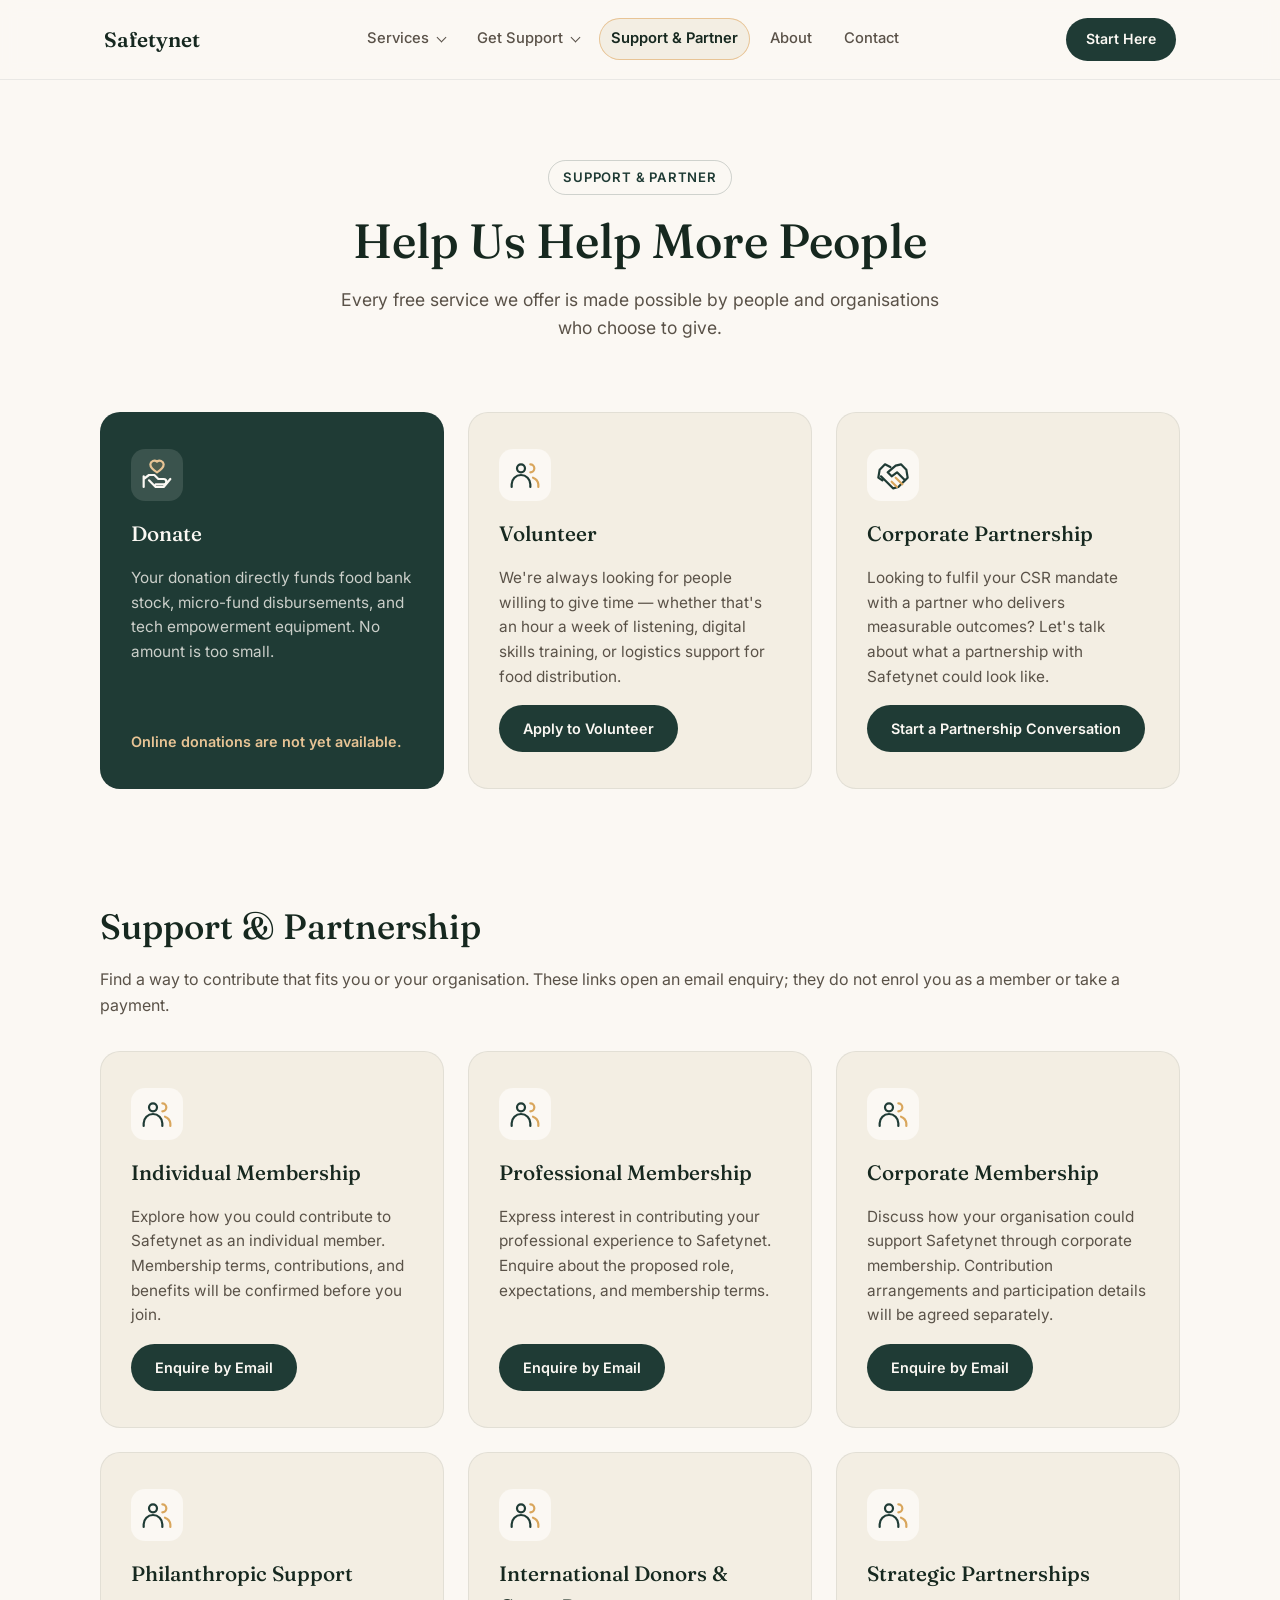
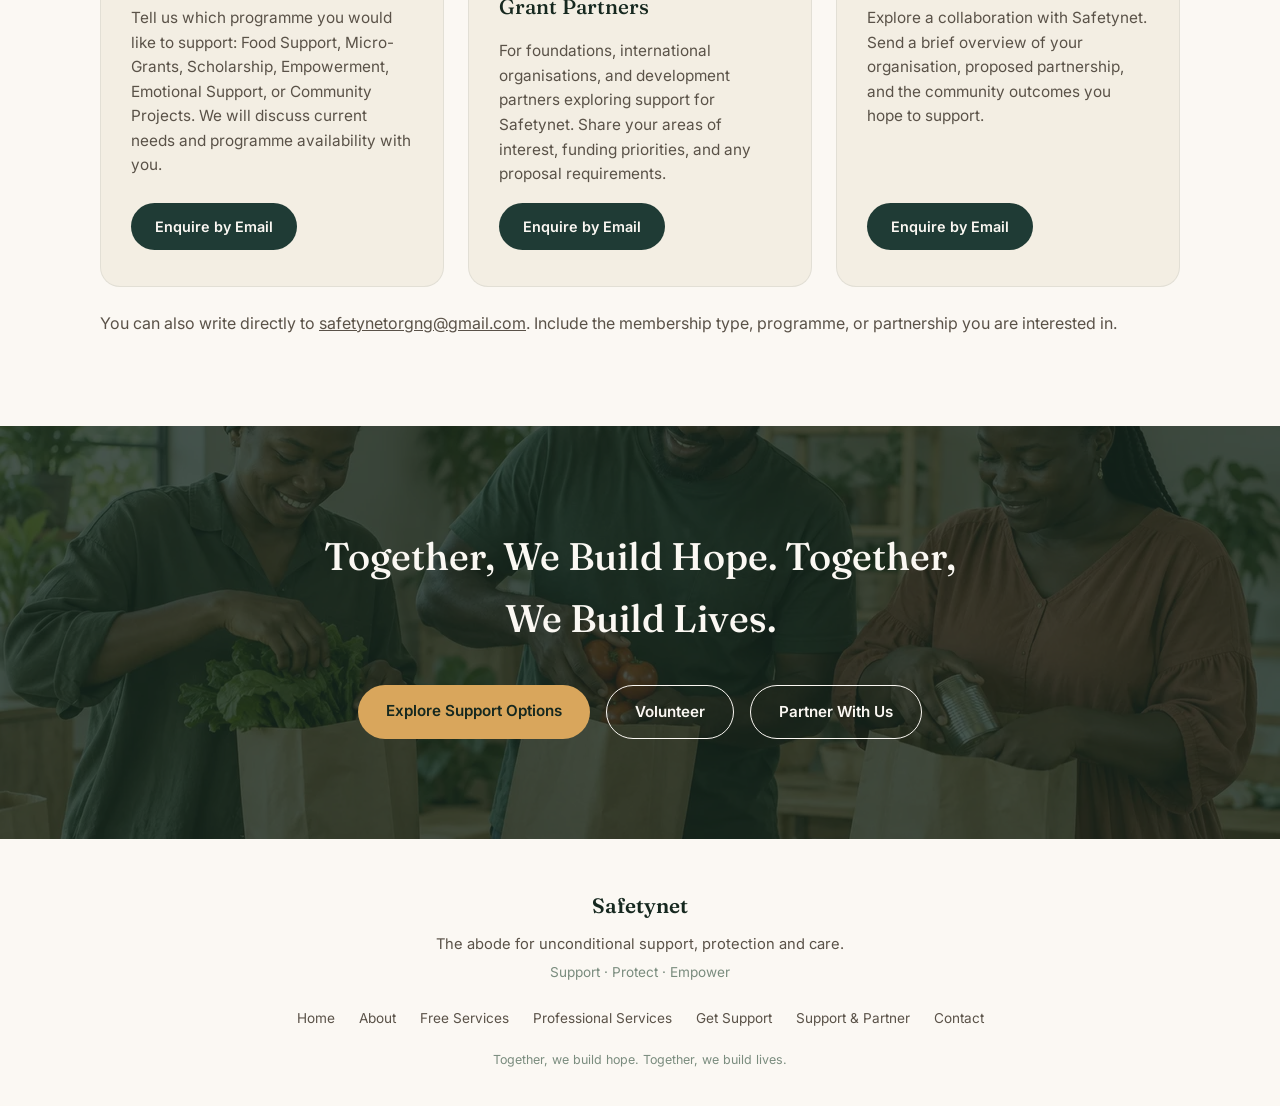
<file: give-partner.html>
<!DOCTYPE html>
<html lang="en">
<head>
<meta charset="UTF-8">
<meta name="viewport" content="width=device-width, initial-scale=1.0">
<title>Support &amp; Partner — Safetynet</title>
<meta name="description" content="Explore volunteering, membership enquiries, programme support, and institutional partnerships with Safetynet.">
<link rel="canonical" href="https://safetyneto.netlify.app/give-partner.html">
<meta property="og:type" content="website">
<meta property="og:site_name" content="Safetynet">
<meta property="og:title" content="Support &amp; Partner — Safetynet">
<meta property="og:description" content="Explore volunteering, membership enquiries, programme support, and institutional partnerships with Safetynet.">
<meta property="og:url" content="https://safetyneto.netlify.app/give-partner.html">
<meta property="og:image" content="https://safetyneto.netlify.app/assets/images/social-preview.png">
<meta property="og:image:width" content="1200">
<meta property="og:image:height" content="630">
<meta property="og:image:alt" content="Safetynet — Support, Protect, Empower">
<meta name="twitter:card" content="summary_large_image">
<meta name="twitter:title" content="Support &amp; Partner — Safetynet">
<meta name="twitter:description" content="Explore volunteering, membership enquiries, programme support, and institutional partnerships with Safetynet.">
<meta name="twitter:image" content="https://safetyneto.netlify.app/assets/images/social-preview.png">
<link rel="preconnect" href="https://fonts.googleapis.com">
<link href="https://fonts.googleapis.com/css2?family=Fraunces:opsz,wght@9..144,400;9..144,500;9..144,600&family=Inter:wght@400;500;600&display=swap" rel="stylesheet">
<style>
  :root {
    --paper: #FBF8F3;
    --paper-warm: #F3EEE3;
    --pine: #1F3B35;
    --pine-deep: #16281F;
    --gold: #D9A65C;
    --gold-soft: #E8C495;
    --sage: #7A8C7E;
    --ink: #2B2620;
    --ink-soft: #5A5248;
  }

  * { margin: 0; padding: 0; box-sizing: border-box; }
  body {
    background: var(--paper); color: var(--ink);
    font-family: 'Inter', sans-serif; line-height: 1.6;
    -webkit-font-smoothing: antialiased;
  }
  h1, h2, h3 { font-family: 'Fraunces', serif; font-weight: 500; color: var(--pine-deep); }
  a { color: inherit; text-decoration: none; }
  :focus-visible { outline: 2px solid var(--gold); outline-offset: 3px; }

  /* NAV */
  nav {
    position: sticky; top: 0; z-index: 50;
    background: rgba(251, 248, 243, 0.92);
    backdrop-filter: blur(8px);
    border-bottom: 1px solid rgba(31, 59, 53, 0.08);
  }
  .nav-inner { display: flex; align-items: center; justify-content: space-between; padding: 18px 24px; max-width: 1120px; margin: 0 auto; }
  .logo { font-family: 'Fraunces', serif; font-size: 1.3rem; font-weight: 600; color: var(--pine-deep); }
  .nav-links { display: flex; gap: 32px; list-style: none; font-size: 0.92rem; font-weight: 500; color: var(--ink-soft); }
  .nav-links a:hover { color: var(--pine); }
  .nav-cta { background: var(--pine); color: var(--paper); padding: 10px 20px; border-radius: 100px; font-size: 0.88rem; font-weight: 600; }
  .nav-mobile-toggle {
    display: none; background: none; border: none; cursor: pointer;
    width: 40px; height: 40px; flex-direction: column; justify-content: center; gap: 5px;
  }
  .nav-mobile-toggle span { width: 22px; height: 2px; background: var(--pine-deep); border-radius: 2px; }
  .nav-mobile-panel {
    display: none; flex-direction: column; gap: 4px;
    padding: 10px 24px 20px; border-top: 1px solid rgba(31,59,53,0.08);
  }
  .nav-mobile-panel a { padding: 12px 0; font-size: 1rem; font-weight: 500; color: var(--ink-soft); border-bottom: 1px solid rgba(31,59,53,0.06); }
  .nav-mobile-panel a:last-child { border-bottom: none; }
  .nav-mobile-panel.open { display: flex; }
  @media (max-width: 860px) {
    .nav-links { display: none; }
    .nav-mobile-toggle { display: flex; }
  }

  /* PAGE HEAD */
  .page-head { padding: 80px 24px 50px; text-align: center; }
  .eyebrow {
    display: inline-block; font-size: 0.82rem; font-weight: 600; color: var(--pine);
    letter-spacing: 0.06em; text-transform: uppercase; margin-bottom: 18px;
    padding: 6px 14px; border: 1px solid rgba(31,59,53,0.2); border-radius: 100px;
  }
  .page-head h1 { font-size: clamp(2.1rem, 4.5vw, 3rem); max-width: 700px; margin: 0 auto 18px; line-height: 1.15; }
  .page-head p { color: var(--ink-soft); font-size: 1.1rem; max-width: 600px; margin: 0 auto; }

  /* CARDS */
  .give-section { padding: 20px 24px 90px; }
  .give-grid { max-width: 1080px; margin: 0 auto; display: grid; grid-template-columns: repeat(3, 1fr); gap: 24px; }
  .give-card {
    background: var(--paper-warm); border-radius: 20px; padding: 36px 30px;
    display: flex; flex-direction: column; gap: 16px; border: 1px solid rgba(31,59,53,0.08);
  }
  .give-card.featured { background: var(--pine); color: var(--paper); }
  .give-card .icon-wrap {
    width: 52px; height: 52px; border-radius: 14px; background: var(--paper);
    display: flex; align-items: center; justify-content: center;
  }
  .give-card.featured .icon-wrap { background: rgba(251,248,243,0.12); }
  .give-card h2 { font-size: 1.3rem; }
  .give-card.featured h2 { color: var(--paper); }
  .give-card p { color: var(--ink-soft); font-size: 0.96rem; flex-grow: 1; }
  .give-card.featured p { color: rgba(251,248,243,0.78); }
  .give-card .btn {
    align-self: flex-start; padding: 12px 24px; border-radius: 100px;
    font-weight: 600; font-size: 0.9rem; background: var(--pine); color: var(--paper);
  }
  .give-card.featured .btn { background: var(--gold); color: var(--pine-deep); }
  @media (max-width: 860px) { .give-grid { grid-template-columns: 1fr; } }

  /* CLOSING */
  .closing { padding: 100px 24px; background: var(--pine); color: var(--paper); text-align: center; }
  .closing h2 { color: var(--paper); font-size: clamp(1.7rem, 3.5vw, 2.4rem); margin-bottom: 36px; max-width: 640px; margin-left: auto; margin-right: auto; }
  .closing .btn-row { display: flex; gap: 16px; justify-content: center; flex-wrap: wrap; }
  .closing .btn { display: inline-flex; padding: 14px 28px; border-radius: 100px; font-size: 0.95rem; font-weight: 600; }
  .closing .btn-primary { background: var(--gold); color: var(--pine-deep); }
  .closing .btn-secondary { background: transparent; color: var(--paper); border: 1.5px solid var(--paper); }
  .closing .btn-secondary:hover { background: var(--paper); color: var(--pine-deep); }

  footer { padding: 50px 24px 36px; text-align: center; }
  footer .logo { justify-content: center; display: flex; margin-bottom: 10px; }
  footer .tagline { color: var(--ink-soft); font-size: 0.92rem; margin-bottom: 6px; }
  footer .motto { color: var(--sage); font-size: 0.85rem; margin-bottom: 24px; }
  .footer-links { display: flex; justify-content: center; gap: 24px; flex-wrap: wrap; font-size: 0.85rem; color: var(--ink-soft); margin-bottom: 20px; }
  .footer-links a:hover { color: var(--pine); }
  footer .copy { font-size: 0.78rem; color: var(--sage); }

  @media (prefers-reduced-motion: reduce) { * { animation: none !important; transition: none !important; } }
</style>
<link rel="stylesheet" href="assets/imagery.css">
<link rel="stylesheet" href="assets/icons.css">
<link rel="stylesheet" href="assets/navigation.css">
<script src="assets/navigation.js" defer></script>
<link rel="stylesheet" href="assets/availability.css">
</head>
<body>

<nav>
  <div class="nav-inner">
    <a href="index.html" class="logo">Safetynet</a>
    <ul class="nav-links">
      <li><a href="about.html">About</a></li>
      <li><a href="premium-services.html">Professional Services</a></li>
      <li><a href="give-partner.html" aria-current="page">Support &amp; Partner</a></li>
      <li><a href="contact.html">Contact</a></li>
    </ul>
    <a href="get-support.html" class="nav-cta">Get Support</a>
    <button class="nav-mobile-toggle" aria-label="Open menu" aria-expanded="false" id="navToggle">
      <span></span><span></span><span></span>
    </button>
  </div>
  <div class="nav-mobile-panel" id="navPanel">
    <a href="get-support.html">Get Support</a>
    <a href="premium-services.html">Professional Services</a>
    <a href="give-partner.html" aria-current="page">Support &amp; Partner</a>
    <a href="free-services.html">Free Services</a>
    <a href="about.html">About</a>
    <a href="contact.html">Contact</a>
  </div>
</nav>

<section class="page-head">
  <span class="eyebrow">Support &amp; Partner</span>
  <h1>Help Us Help More People</h1>
  <p>Every free service we offer is made possible by people and organisations who choose to give.</p>
</section>

<section class="give-section">
  <div class="give-grid">
    <div class="give-card featured">
      <div class="icon-wrap">
        <svg class=" sn-icon" data-icon="care" width="36" height="36" viewBox="0 0 24 24" fill="none" stroke="currentColor" stroke-width="1.65" stroke-linecap="round" stroke-linejoin="round" aria-hidden="true" focusable="false" xmlns="http://www.w3.org/2000/svg"><path class="icon-accent icon-wash" d="M12 10s-5-3-5-6a3 3 0 0 1 5-2 3 3 0 0 1 5 2c0 3-5 6-5 6Z"/><path d="m2 15 4-3h4l3 3h4a2 2 0 0 1 0 4h-6m-5-3 5 5h6l5-6M2 13v8"/></svg>
      </div>
      <h2>Donate</h2>
      <p>Your donation directly funds food bank stock, micro-fund disbursements, and tech empowerment equipment. No amount is too small.</p>
      <!-- TODO: replace # with the real Paystack/Flutterwave payment link once set up -->
      <span class="availability-note">Online donations are not yet available.</span>
    </div>

    <div class="give-card">
      <div class="icon-wrap">
        <svg class=" sn-icon" data-icon="people" width="36" height="36" viewBox="0 0 24 24" fill="none" stroke="currentColor" stroke-width="1.65" stroke-linecap="round" stroke-linejoin="round" aria-hidden="true" focusable="false" xmlns="http://www.w3.org/2000/svg"><circle cx="9" cy="7" r="3"/><path d="M2 21v-2a7 7 0 0 1 14 0v2"/><path class="icon-accent" d="M16 4a3 3 0 0 1 0 6m2 4a6 6 0 0 1 4 5v2"/></svg>
      </div>
      <h2>Volunteer</h2>
      <p>We're always looking for people willing to give time — whether that's an hour a week of listening, digital skills training, or logistics support for food distribution.</p>
      <!-- TODO: replace # with the published Volunteer Google Form link once built -->
      <a href="https://forms.gle/QTbv7JmAhLL9FfHT6" class="btn">Apply to Volunteer</a>
    </div>

    <div class="give-card">
      <div class="icon-wrap">
        <svg class=" sn-icon" data-icon="handshake" width="36" height="36" viewBox="0 0 24 24" fill="none" stroke="currentColor" stroke-width="1.65" stroke-linecap="round" stroke-linejoin="round" aria-hidden="true" focusable="false" xmlns="http://www.w3.org/2000/svg"><path d="m2 8 4-4 4 2m12 2-4-4-4 1-6 5 3 3 4-3 6 6-5 5-4 1-9-9M2 8l-1 6 3 2m18-8 1 6-3 3"/><path class="icon-accent" d="m11 17 4 4m-1-7 5 5"/></svg>
      </div>
      <h2>Corporate Partnership</h2>
      <p>Looking to fulfil your CSR mandate with a partner who delivers measurable outcomes? Let's talk about what a partnership with Safetynet could look like.</p>
      <a href="premium-services.html" class="btn">Start a Partnership Conversation</a>
    </div>
  </div>
</section>

<section class="give-section" id="support-partnership" aria-labelledby="partnership-heading" style="scroll-margin-top: 100px;">
  <div style="max-width: 1080px; margin: 0 auto 32px;">
    <h2 id="partnership-heading" style="font-size: clamp(1.6rem, 3vw, 2.2rem); margin-bottom: 12px;">Support &amp; Partnership</h2>
    <p style="color: var(--ink-soft);">Find a way to contribute that fits you or your organisation. These links open an email enquiry; they do not enrol you as a member or take a payment.</p>
  </div>
  <div class="give-grid">
    <article class="give-card"><div class="icon-wrap"><svg class="sn-icon" width="36" height="36" viewBox="0 0 24 24" fill="none" stroke="currentColor" stroke-width="1.65" stroke-linecap="round" stroke-linejoin="round" aria-hidden="true"><circle cx="9" cy="7" r="3"/><path d="M2 21v-2a7 7 0 0 1 14 0v2"/><path class="icon-accent" d="M16 4a3 3 0 0 1 0 6m2 4a6 6 0 0 1 4 5v2"/></svg></div><h3 style="font-size: 1.3rem;">Individual Membership</h3><p>Explore how you could contribute to Safetynet as an individual member. Membership terms, contributions, and benefits will be confirmed before you join.</p><a class="btn" href="mailto:safetynetorgng@gmail.com?subject=Individual%20Membership%20Enquiry">Enquire by Email</a></article>
    <article class="give-card"><div class="icon-wrap"><svg class="sn-icon" width="36" height="36" viewBox="0 0 24 24" fill="none" stroke="currentColor" stroke-width="1.65" stroke-linecap="round" stroke-linejoin="round" aria-hidden="true"><circle cx="9" cy="7" r="3"/><path d="M2 21v-2a7 7 0 0 1 14 0v2"/><path class="icon-accent" d="M16 4a3 3 0 0 1 0 6m2 4a6 6 0 0 1 4 5v2"/></svg></div><h3 style="font-size: 1.3rem;">Professional Membership</h3><p>Express interest in contributing your professional experience to Safetynet. Enquire about the proposed role, expectations, and membership terms.</p><a class="btn" href="mailto:safetynetorgng@gmail.com?subject=Professional%20Membership%20Enquiry">Enquire by Email</a></article>
    <article class="give-card"><div class="icon-wrap"><svg class="sn-icon" width="36" height="36" viewBox="0 0 24 24" fill="none" stroke="currentColor" stroke-width="1.65" stroke-linecap="round" stroke-linejoin="round" aria-hidden="true"><circle cx="9" cy="7" r="3"/><path d="M2 21v-2a7 7 0 0 1 14 0v2"/><path class="icon-accent" d="M16 4a3 3 0 0 1 0 6m2 4a6 6 0 0 1 4 5v2"/></svg></div><h3 style="font-size: 1.3rem;">Corporate Membership</h3><p>Discuss how your organisation could support Safetynet through corporate membership. Contribution arrangements and participation details will be agreed separately.</p><a class="btn" href="mailto:safetynetorgng@gmail.com?subject=Corporate%20Membership%20Enquiry">Enquire by Email</a></article>
    <article class="give-card"><div class="icon-wrap"><svg class="sn-icon" width="36" height="36" viewBox="0 0 24 24" fill="none" stroke="currentColor" stroke-width="1.65" stroke-linecap="round" stroke-linejoin="round" aria-hidden="true"><circle cx="9" cy="7" r="3"/><path d="M2 21v-2a7 7 0 0 1 14 0v2"/><path class="icon-accent" d="M16 4a3 3 0 0 1 0 6m2 4a6 6 0 0 1 4 5v2"/></svg></div><h3 style="font-size: 1.3rem;">Philanthropic Support</h3><p>Tell us which programme you would like to support: Food Support, Micro-Grants, Scholarship, Empowerment, Emotional Support, or Community Projects. We will discuss current needs and programme availability with you.</p><a class="btn" href="mailto:safetynetorgng@gmail.com?subject=Philanthropic%20and%20Programme%20Support%20Enquiry">Enquire by Email</a></article>
    <article class="give-card"><div class="icon-wrap"><svg class="sn-icon" width="36" height="36" viewBox="0 0 24 24" fill="none" stroke="currentColor" stroke-width="1.65" stroke-linecap="round" stroke-linejoin="round" aria-hidden="true"><circle cx="9" cy="7" r="3"/><path d="M2 21v-2a7 7 0 0 1 14 0v2"/><path class="icon-accent" d="M16 4a3 3 0 0 1 0 6m2 4a6 6 0 0 1 4 5v2"/></svg></div><h3 style="font-size: 1.3rem;">International Donors &amp; Grant Partners</h3><p>For foundations, international organisations, and development partners exploring support for Safetynet. Share your areas of interest, funding priorities, and any proposal requirements.</p><a class="btn" href="mailto:safetynetorgng@gmail.com?subject=International%20Donor%20and%20Grant%20Partnership%20Enquiry">Enquire by Email</a></article>
    <article class="give-card"><div class="icon-wrap"><svg class="sn-icon" width="36" height="36" viewBox="0 0 24 24" fill="none" stroke="currentColor" stroke-width="1.65" stroke-linecap="round" stroke-linejoin="round" aria-hidden="true"><circle cx="9" cy="7" r="3"/><path d="M2 21v-2a7 7 0 0 1 14 0v2"/><path class="icon-accent" d="M16 4a3 3 0 0 1 0 6m2 4a6 6 0 0 1 4 5v2"/></svg></div><h3 style="font-size: 1.3rem;">Strategic Partnerships</h3><p>Explore a collaboration with Safetynet. Send a brief overview of your organisation, proposed partnership, and the community outcomes you hope to support.</p><a class="btn" href="mailto:safetynetorgng@gmail.com?subject=Strategic%20Partnership%20Enquiry">Enquire by Email</a></article>
  </div>
  <p style="max-width: 1080px; margin: 24px auto 0; color: var(--ink-soft);">You can also write directly to <a href="mailto:safetynetorgng@gmail.com" style="text-decoration: underline; overflow-wrap: anywhere;">safetynetorgng@gmail.com</a>. Include the membership type, programme, or partnership you are interested in.</p>
</section>

<section class="closing photo-background">
  <img class="background-photo" src="assets/images/volunteers.webp" alt="" width="1280" height="853" loading="lazy" decoding="async">
  <h2>Together, We Build Hope. Together, We Build Lives.</h2>
  <div class="btn-row">
    <a href="#support-partnership" class="btn btn-primary">Explore Support Options</a>
    <a href="https://forms.gle/QTbv7JmAhLL9FfHT6" class="btn btn-secondary">Volunteer</a>
    <a href="premium-services.html" class="btn btn-secondary">Partner With Us</a>
  </div>
</section>

<footer>
  <a href="index.html" class="logo">Safetynet</a>
  <p class="tagline">The abode for unconditional support, protection and care.</p>
  <p class="motto">Support · Protect · Empower</p>
  <div class="footer-links">
    <a href="index.html">Home</a>
    <a href="about.html">About</a>
    <a href="free-services.html">Free Services</a>
    <a href="premium-services.html">Professional Services</a>
    <a href="get-support.html">Get Support</a>
    <a href="give-partner.html">Support &amp; Partner</a>
    <a href="contact.html">Contact</a>
  </div>
  <p class="copy">Together, we build hope. Together, we build lives.</p>
</footer>

<script>
  const navToggle = document.getElementById('navToggle');
  const navPanel = document.getElementById('navPanel');
  navToggle.addEventListener('click', () => {
    const isOpen = navPanel.classList.toggle('open');
    navToggle.setAttribute('aria-expanded', isOpen);
  });
</script>

</body>
</html>
</file>
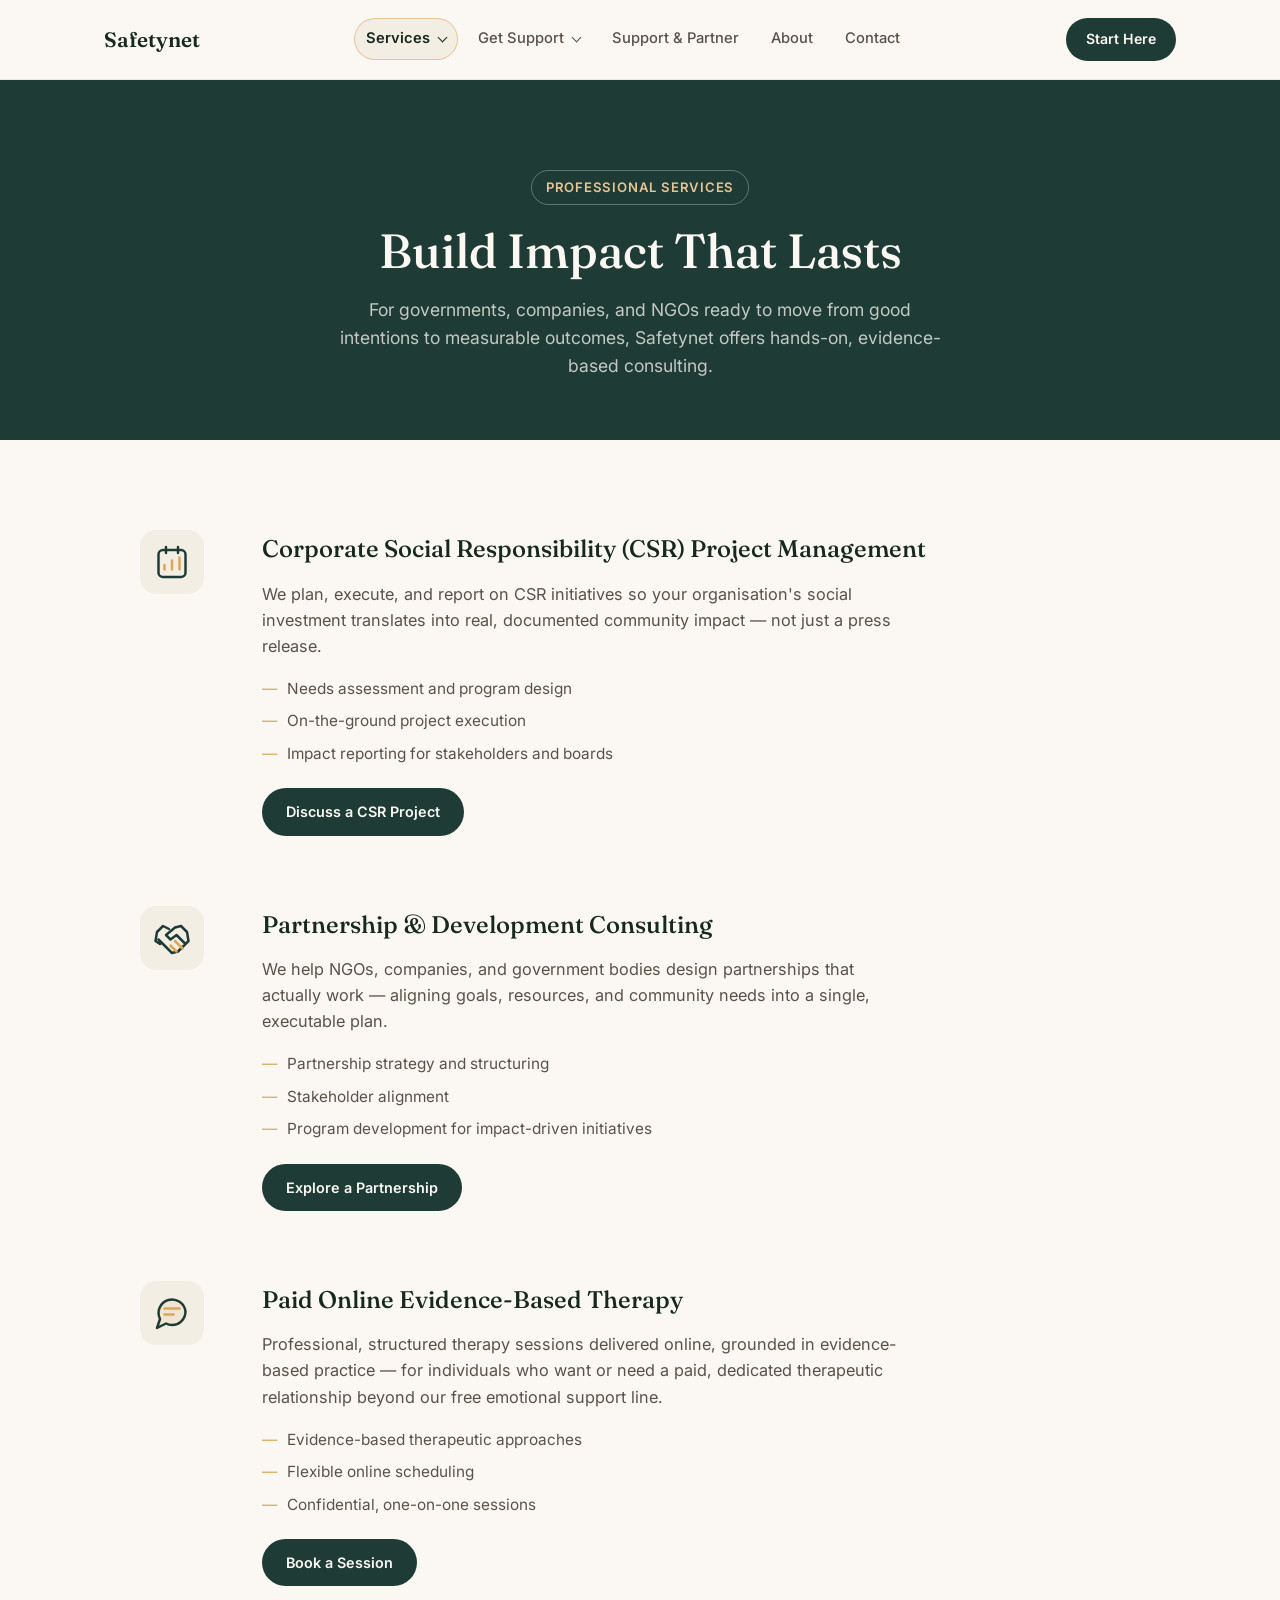
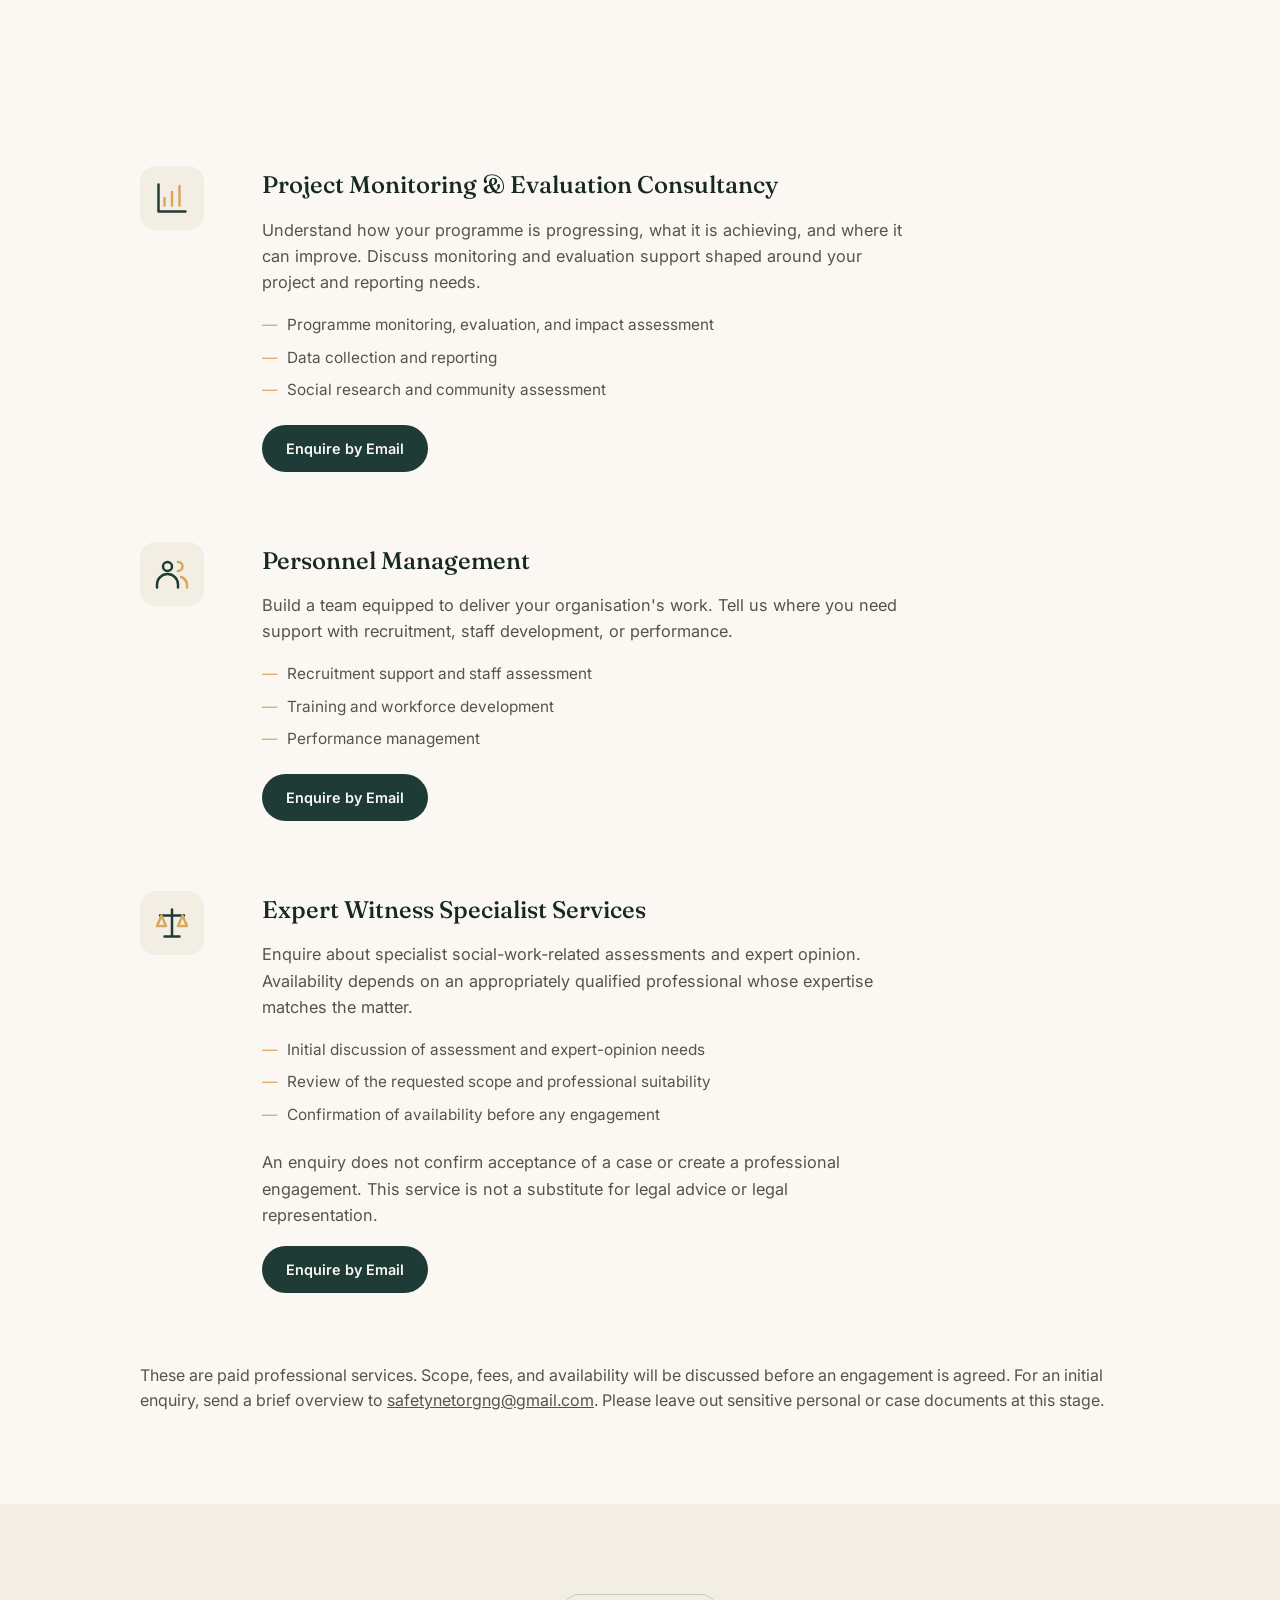
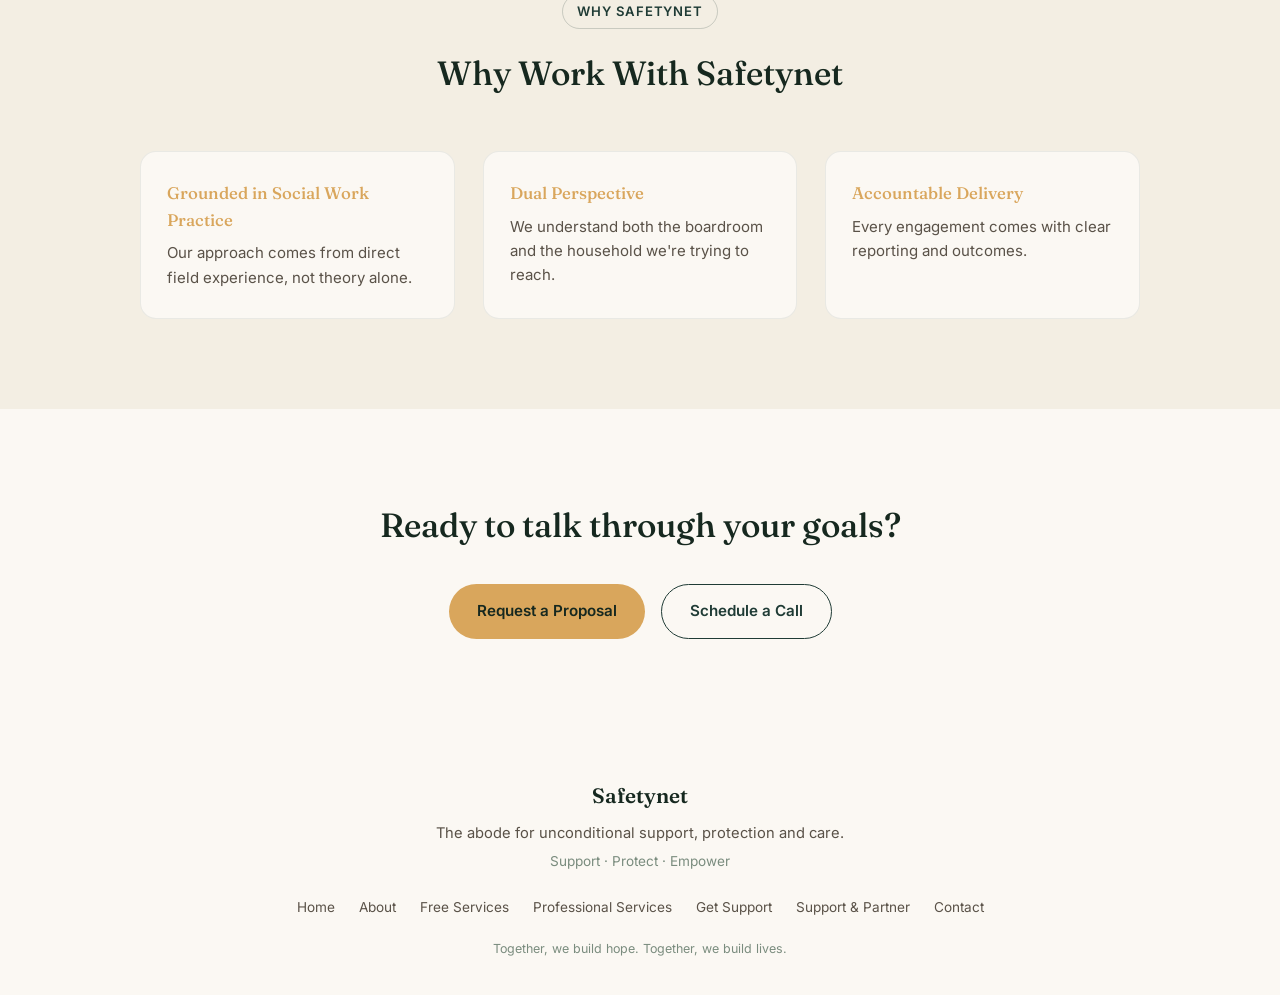
<file: premium-services.html>
<!DOCTYPE html>
<html lang="en">
<head>
<meta charset="UTF-8">
<meta name="viewport" content="width=device-width, initial-scale=1.0">
<title>Professional Services — Safetynet</title>
<meta name="description" content="Explore CSR, monitoring and evaluation, personnel management, therapy, and specialist service enquiries with Safetynet.">
<link rel="canonical" href="https://safetyneto.netlify.app/premium-services.html">
<meta property="og:type" content="website">
<meta property="og:site_name" content="Safetynet">
<meta property="og:title" content="Professional Services — Safetynet">
<meta property="og:description" content="Explore CSR, monitoring and evaluation, personnel management, therapy, and specialist service enquiries with Safetynet.">
<meta property="og:url" content="https://safetyneto.netlify.app/premium-services.html">
<meta property="og:image" content="https://safetyneto.netlify.app/assets/images/social-preview.png">
<meta property="og:image:width" content="1200">
<meta property="og:image:height" content="630">
<meta property="og:image:alt" content="Safetynet — Support, Protect, Empower">
<meta name="twitter:card" content="summary_large_image">
<meta name="twitter:title" content="Professional Services — Safetynet">
<meta name="twitter:description" content="Explore CSR, monitoring and evaluation, personnel management, therapy, and specialist service enquiries with Safetynet.">
<meta name="twitter:image" content="https://safetyneto.netlify.app/assets/images/social-preview.png">
<link rel="preconnect" href="https://fonts.googleapis.com">
<link href="https://fonts.googleapis.com/css2?family=Fraunces:opsz,wght@9..144,400;9..144,500;9..144,600&family=Inter:wght@400;500;600&display=swap" rel="stylesheet">
<style>
  :root {
    --paper: #FBF8F3;
    --paper-warm: #F3EEE3;
    --pine: #1F3B35;
    --pine-deep: #16281F;
    --gold: #D9A65C;
    --gold-soft: #E8C495;
    --sage: #7A8C7E;
    --ink: #2B2620;
    --ink-soft: #5A5248;
  }

  * { margin: 0; padding: 0; box-sizing: border-box; }
  body {
    background: var(--paper); color: var(--ink);
    font-family: 'Inter', sans-serif; line-height: 1.6;
    -webkit-font-smoothing: antialiased;
  }
  h1, h2, h3 { font-family: 'Fraunces', serif; font-weight: 500; color: var(--pine-deep); }
  a { color: inherit; text-decoration: none; }
  :focus-visible { outline: 2px solid var(--gold); outline-offset: 3px; }

  /* NAV */
  nav {
    position: sticky; top: 0; z-index: 50;
    background: rgba(251, 248, 243, 0.92);
    backdrop-filter: blur(8px);
    border-bottom: 1px solid rgba(31, 59, 53, 0.08);
  }
  .nav-inner { display: flex; align-items: center; justify-content: space-between; padding: 18px 24px; max-width: 1120px; margin: 0 auto; }
  .logo { font-family: 'Fraunces', serif; font-size: 1.3rem; font-weight: 600; color: var(--pine-deep); }
  .nav-links { display: flex; gap: 32px; list-style: none; font-size: 0.92rem; font-weight: 500; color: var(--ink-soft); }
  .nav-links a:hover { color: var(--pine); }
  .nav-cta { background: var(--pine); color: var(--paper); padding: 10px 20px; border-radius: 100px; font-size: 0.88rem; font-weight: 600; }
  .nav-mobile-toggle {
    display: none; background: none; border: none; cursor: pointer;
    width: 40px; height: 40px; flex-direction: column; justify-content: center; gap: 5px;
  }
  .nav-mobile-toggle span { width: 22px; height: 2px; background: var(--pine-deep); border-radius: 2px; }
  .nav-mobile-panel {
    display: none; flex-direction: column; gap: 4px;
    padding: 10px 24px 20px; border-top: 1px solid rgba(31,59,53,0.08);
  }
  .nav-mobile-panel a { padding: 12px 0; font-size: 1rem; font-weight: 500; color: var(--ink-soft); border-bottom: 1px solid rgba(31,59,53,0.06); }
  .nav-mobile-panel a:last-child { border-bottom: none; }
  .nav-mobile-panel.open { display: flex; }
  @media (max-width: 860px) {
    .nav-links { display: none; }
    .nav-mobile-toggle { display: flex; }
  }

  /* HERO */
  .page-head { padding: 90px 24px 60px; background: var(--pine); color: var(--paper); text-align: center; }
  .eyebrow {
    display: inline-block; font-size: 0.82rem; font-weight: 600; letter-spacing: 0.06em;
    text-transform: uppercase; margin-bottom: 18px; padding: 6px 14px;
    border: 1px solid rgba(251,248,243,0.3); border-radius: 100px; color: var(--gold-soft);
  }
  .page-head h1 { color: var(--paper); font-size: clamp(2.1rem, 4.5vw, 3rem); max-width: 700px; margin: 0 auto 18px; line-height: 1.15; }
  .page-head p { color: rgba(251,248,243,0.75); font-size: 1.1rem; max-width: 620px; margin: 0 auto; }

  /* SERVICES */
  .services { padding: 90px 24px; }
  .service-block {
    max-width: 1000px; margin: 0 auto 70px;
    display: grid; grid-template-columns: 90px 1fr; gap: 32px;
  }
  .service-block:last-child { margin-bottom: 0; }
  .service-icon {
    width: 64px; height: 64px; border-radius: 16px; background: var(--paper-warm);
    display: flex; align-items: center; justify-content: center;
  }
  .service-block h2 { font-size: 1.5rem; margin-bottom: 12px; }
  .service-block > div > p.desc { color: var(--ink-soft); font-size: 1.02rem; margin-bottom: 18px; max-width: 640px; }
  .service-list { list-style: none; display: flex; flex-direction: column; gap: 8px; margin-bottom: 22px; }
  .service-list li { display: flex; align-items: flex-start; gap: 10px; color: var(--ink-soft); font-size: 0.96rem; }
  .service-list li::before { content: "—"; color: var(--gold); flex-shrink: 0; }
  .service-cta {
    display: inline-flex; padding: 12px 24px; border-radius: 100px;
    background: var(--pine); color: var(--paper); font-weight: 600; font-size: 0.9rem;
  }
  @media (max-width: 700px) {
    .service-block { grid-template-columns: 1fr; }
  }

  /* WHY */
  .why { padding: 90px 24px; background: var(--paper-warm); }
  .why-inner { max-width: 1000px; margin: 0 auto; }
  .why-head { text-align: center; margin-bottom: 50px; }
  .why-head h2 { font-size: clamp(1.6rem, 3vw, 2.1rem); }
  .why-grid { display: grid; grid-template-columns: repeat(3, 1fr); gap: 28px; }
  .why-card { background: var(--paper); border-radius: 16px; padding: 28px 26px; border: 1px solid rgba(31,59,53,0.08); }
  .why-card h3 { font-size: 1.05rem; margin-bottom: 8px; color: var(--gold); }
  .why-card p { color: var(--ink-soft); font-size: 0.94rem; }
  @media (max-width: 860px) { .why-grid { grid-template-columns: 1fr; } }

  /* CTA */
  .cta-strip { padding: 90px 24px; text-align: center; }
  .cta-strip h2 { font-size: clamp(1.6rem, 3vw, 2.1rem); margin-bottom: 32px; }
  .btn-row { display: flex; gap: 16px; justify-content: center; flex-wrap: wrap; }
  .btn { display: inline-flex; align-items: center; gap: 8px; padding: 14px 28px; border-radius: 100px; font-size: 0.95rem; font-weight: 600; transition: transform 0.15s ease, box-shadow 0.15s ease; }
  .btn-primary { background: var(--gold); color: var(--pine-deep); }
  .btn-primary:hover { transform: translateY(-1px); box-shadow: 0 6px 18px rgba(217,166,92,0.35); }
  .btn-secondary { background: transparent; color: var(--pine); border: 1.5px solid var(--pine); }
  .btn-secondary:hover { background: var(--pine); color: var(--paper); }

  footer { padding: 50px 24px 36px; text-align: center; }
  footer .logo { justify-content: center; display: flex; margin-bottom: 10px; }
  footer .tagline { color: var(--ink-soft); font-size: 0.92rem; margin-bottom: 6px; }
  footer .motto { color: var(--sage); font-size: 0.85rem; margin-bottom: 24px; }
  .footer-links { display: flex; justify-content: center; gap: 24px; flex-wrap: wrap; font-size: 0.85rem; color: var(--ink-soft); margin-bottom: 20px; }
  .footer-links a:hover { color: var(--pine); }
  footer .copy { font-size: 0.78rem; color: var(--sage); }

  @media (prefers-reduced-motion: reduce) { * { animation: none !important; transition: none !important; } }
</style>
<link rel="stylesheet" href="assets/icons.css">
<link rel="stylesheet" href="assets/navigation.css">
<script src="assets/navigation.js" defer></script>
<link rel="stylesheet" href="assets/availability.css">
</head>
<body>

<nav>
  <div class="nav-inner">
    <a href="index.html" class="logo">Safetynet</a>
    <ul class="nav-links">
      <li><a href="about.html">About</a></li>
      <li><a href="premium-services.html" aria-current="page">Professional Services</a></li>
      <li><a href="give-partner.html">Support &amp; Partner</a></li>
      <li><a href="contact.html">Contact</a></li>
    </ul>
    <a href="get-support.html" class="nav-cta">Get Support</a>
    <button class="nav-mobile-toggle" aria-label="Open menu" aria-expanded="false" id="navToggle">
      <span></span><span></span><span></span>
    </button>
  </div>
  <div class="nav-mobile-panel" id="navPanel">
    <a href="get-support.html">Get Support</a>
    <a href="premium-services.html" aria-current="page">Professional Services</a>
    <a href="give-partner.html">Support &amp; Partner</a>
    <a href="free-services.html">Free Services</a>
    <a href="about.html">About</a>
    <a href="contact.html">Contact</a>
  </div>
</nav>

<section class="page-head">
  <span class="eyebrow">Professional Services</span>
  <h1>Build Impact That Lasts</h1>
  <p>For governments, companies, and NGOs ready to move from good intentions to measurable outcomes, Safetynet offers hands-on, evidence-based consulting.</p>
</section>

<section class="services">
  <div class="service-block">
    <div class="service-icon">
      <svg class=" sn-icon" data-icon="impact" width="36" height="36" viewBox="0 0 24 24" fill="none" stroke="currentColor" stroke-width="1.65" stroke-linecap="round" stroke-linejoin="round" aria-hidden="true" focusable="false" xmlns="http://www.w3.org/2000/svg"><rect x="3" y="4" width="18" height="18" rx="3"/><path d="M8 2v4m8-4v4"/><path class="icon-accent" d="M7 17v-3m5 3v-6m5 6V9"/></svg>
    </div>
    <div>
      <h2>Corporate Social Responsibility (CSR) Project Management</h2>
      <p class="desc">We plan, execute, and report on CSR initiatives so your organisation's social investment translates into real, documented community impact — not just a press release.</p>
      <ul class="service-list">
        <li>Needs assessment and program design</li>
        <li>On-the-ground project execution</li>
        <li>Impact reporting for stakeholders and boards</li>
      </ul>
      <a href="contact.html" class="service-cta">Discuss a CSR Project</a>
    </div>
  </div>

  <div class="service-block">
    <div class="service-icon">
      <svg class=" sn-icon" data-icon="handshake" width="36" height="36" viewBox="0 0 24 24" fill="none" stroke="currentColor" stroke-width="1.65" stroke-linecap="round" stroke-linejoin="round" aria-hidden="true" focusable="false" xmlns="http://www.w3.org/2000/svg"><path d="m2 8 4-4 4 2m12 2-4-4-4 1-6 5 3 3 4-3 6 6-5 5-4 1-9-9M2 8l-1 6 3 2m18-8 1 6-3 3"/><path class="icon-accent" d="m11 17 4 4m-1-7 5 5"/></svg>
    </div>
    <div>
      <h2>Partnership &amp; Development Consulting</h2>
      <p class="desc">We help NGOs, companies, and government bodies design partnerships that actually work — aligning goals, resources, and community needs into a single, executable plan.</p>
      <ul class="service-list">
        <li>Partnership strategy and structuring</li>
        <li>Stakeholder alignment</li>
        <li>Program development for impact-driven initiatives</li>
      </ul>
      <a href="contact.html" class="service-cta">Explore a Partnership</a>
    </div>
  </div>

  <div class="service-block">
    <div class="service-icon">
      <svg class=" sn-icon" data-icon="chat" width="36" height="36" viewBox="0 0 24 24" fill="none" stroke="currentColor" stroke-width="1.65" stroke-linecap="round" stroke-linejoin="round" aria-hidden="true" focusable="false" xmlns="http://www.w3.org/2000/svg"><path class="icon-wash" d="M21 11a9 9 0 0 1-9 9 10 10 0 0 1-4-1l-6 3 2-6a9 9 0 1 1 17-5Z"/><path class="icon-accent" d="M7 9h10M7 13h6"/></svg>
    </div>
    <div>
      <h2>Paid Online Evidence-Based Therapy</h2>
      <p class="desc">Professional, structured therapy sessions delivered online, grounded in evidence-based practice — for individuals who want or need a paid, dedicated therapeutic relationship beyond our free emotional support line.</p>
      <ul class="service-list">
        <li>Evidence-based therapeutic approaches</li>
        <li>Flexible online scheduling</li>
        <li>Confidential, one-on-one sessions</li>
      </ul>
      <a href="contact.html" class="service-cta">Book a Session</a>
    </div>
  </div>
</section>

<section class="services" aria-label="Additional professional services">
  <div class="service-block" id="monitoring-evaluation">
    <div class="service-icon">
      <svg class="sn-icon" width="36" height="36" viewBox="0 0 24 24" fill="none" stroke="currentColor" stroke-width="1.65" stroke-linecap="round" stroke-linejoin="round" aria-hidden="true"><path d="M3 3v18h18"/><path class="icon-accent" d="M7 17v-5m5 5V8m5 9V4"/></svg>
    </div>
    <div>
      <h2>Project Monitoring &amp; Evaluation Consultancy</h2>
      <p class="desc">Understand how your programme is progressing, what it is achieving, and where it can improve. Discuss monitoring and evaluation support shaped around your project and reporting needs.</p>
      <ul class="service-list">
        <li>Programme monitoring, evaluation, and impact assessment</li>
        <li>Data collection and reporting</li>
        <li>Social research and community assessment</li>
      </ul>
      <a href="mailto:safetynetorgng@gmail.com?subject=Monitoring%20and%20Evaluation%20Enquiry" class="service-cta">Enquire by Email</a>
    </div>
  </div>
  <div class="service-block" id="personnel-management">
    <div class="service-icon">
      <svg class="sn-icon" width="36" height="36" viewBox="0 0 24 24" fill="none" stroke="currentColor" stroke-width="1.65" stroke-linecap="round" stroke-linejoin="round" aria-hidden="true"><circle cx="9" cy="7" r="3"/><path d="M2 21v-2a7 7 0 0 1 14 0v2"/><path class="icon-accent" d="M16 4a3 3 0 0 1 0 6m2 4a6 6 0 0 1 4 5v2"/></svg>
    </div>
    <div>
      <h2>Personnel Management</h2>
      <p class="desc">Build a team equipped to deliver your organisation's work. Tell us where you need support with recruitment, staff development, or performance.</p>
      <ul class="service-list">
        <li>Recruitment support and staff assessment</li>
        <li>Training and workforce development</li>
        <li>Performance management</li>
      </ul>
      <a href="mailto:safetynetorgng@gmail.com?subject=Personnel%20Management%20Enquiry" class="service-cta">Enquire by Email</a>
    </div>
  </div>
  <div class="service-block" id="expert-witness">
    <div class="service-icon">
      <svg class="sn-icon" width="36" height="36" viewBox="0 0 24 24" fill="none" stroke="currentColor" stroke-width="1.65" stroke-linecap="round" stroke-linejoin="round" aria-hidden="true"><path d="M12 3v18M7 21h10M4 7h16"/><path class="icon-accent" d="m5 7-3 7h6Zm14 0-3 7h6Z"/></svg>
    </div>
    <div>
      <h2>Expert Witness Specialist Services</h2>
      <p class="desc">Enquire about specialist social-work-related assessments and expert opinion. Availability depends on an appropriately qualified professional whose expertise matches the matter.</p>
      <ul class="service-list">
        <li>Initial discussion of assessment and expert-opinion needs</li>
        <li>Review of the requested scope and professional suitability</li>
        <li>Confirmation of availability before any engagement</li>
      </ul>
      <p class="desc">An enquiry does not confirm acceptance of a case or create a professional engagement. This service is not a substitute for legal advice or legal representation.</p>
      <a href="mailto:safetynetorgng@gmail.com?subject=Expert%20Witness%20Services%20Enquiry" class="service-cta">Enquire by Email</a>
    </div>
  </div>
  <p style="max-width: 1000px; margin: 24px auto 0; color: var(--ink-soft);">These are paid professional services. Scope, fees, and availability will be discussed before an engagement is agreed. For an initial enquiry, send a brief overview to <a href="mailto:safetynetorgng@gmail.com" style="text-decoration: underline;">safetynetorgng@gmail.com</a>. Please leave out sensitive personal or case documents at this stage.</p>
</section>

<section class="why">
  <div class="why-inner">
    <div class="why-head">
      <span class="eyebrow" style="color: var(--pine); border-color: rgba(31,59,53,0.2);">Why Safetynet</span>
      <h2>Why Work With Safetynet</h2>
    </div>
    <div class="why-grid">
      <div class="why-card">
        <h3>Grounded in Social Work Practice</h3>
        <p>Our approach comes from direct field experience, not theory alone.</p>
      </div>
      <div class="why-card">
        <h3>Dual Perspective</h3>
        <p>We understand both the boardroom and the household we're trying to reach.</p>
      </div>
      <div class="why-card">
        <h3>Accountable Delivery</h3>
        <p>Every engagement comes with clear reporting and outcomes.</p>
      </div>
    </div>
  </div>
</section>

<section class="cta-strip">
  <h2>Ready to talk through your goals?</h2>
  <div class="btn-row">
    <a href="contact.html" class="btn btn-primary">Request a Proposal</a>
    <a href="contact.html" class="btn btn-secondary">Schedule a Call</a>
  </div>
</section>

<footer>
  <a href="index.html" class="logo">Safetynet</a>
  <p class="tagline">The abode for unconditional support, protection and care.</p>
  <p class="motto">Support · Protect · Empower</p>
  <div class="footer-links">
    <a href="index.html">Home</a>
    <a href="about.html">About</a>
    <a href="free-services.html">Free Services</a>
    <a href="premium-services.html">Professional Services</a>
    <a href="get-support.html">Get Support</a>
    <a href="give-partner.html">Support &amp; Partner</a>
    <a href="contact.html">Contact</a>
  </div>
  <p class="copy">Together, we build hope. Together, we build lives.</p>
</footer>

<script>
  const navToggle = document.getElementById('navToggle');
  const navPanel = document.getElementById('navPanel');
  navToggle.addEventListener('click', () => {
    const isOpen = navPanel.classList.toggle('open');
    navToggle.setAttribute('aria-expanded', isOpen);
  });
</script>

</body>
</html>
</file>
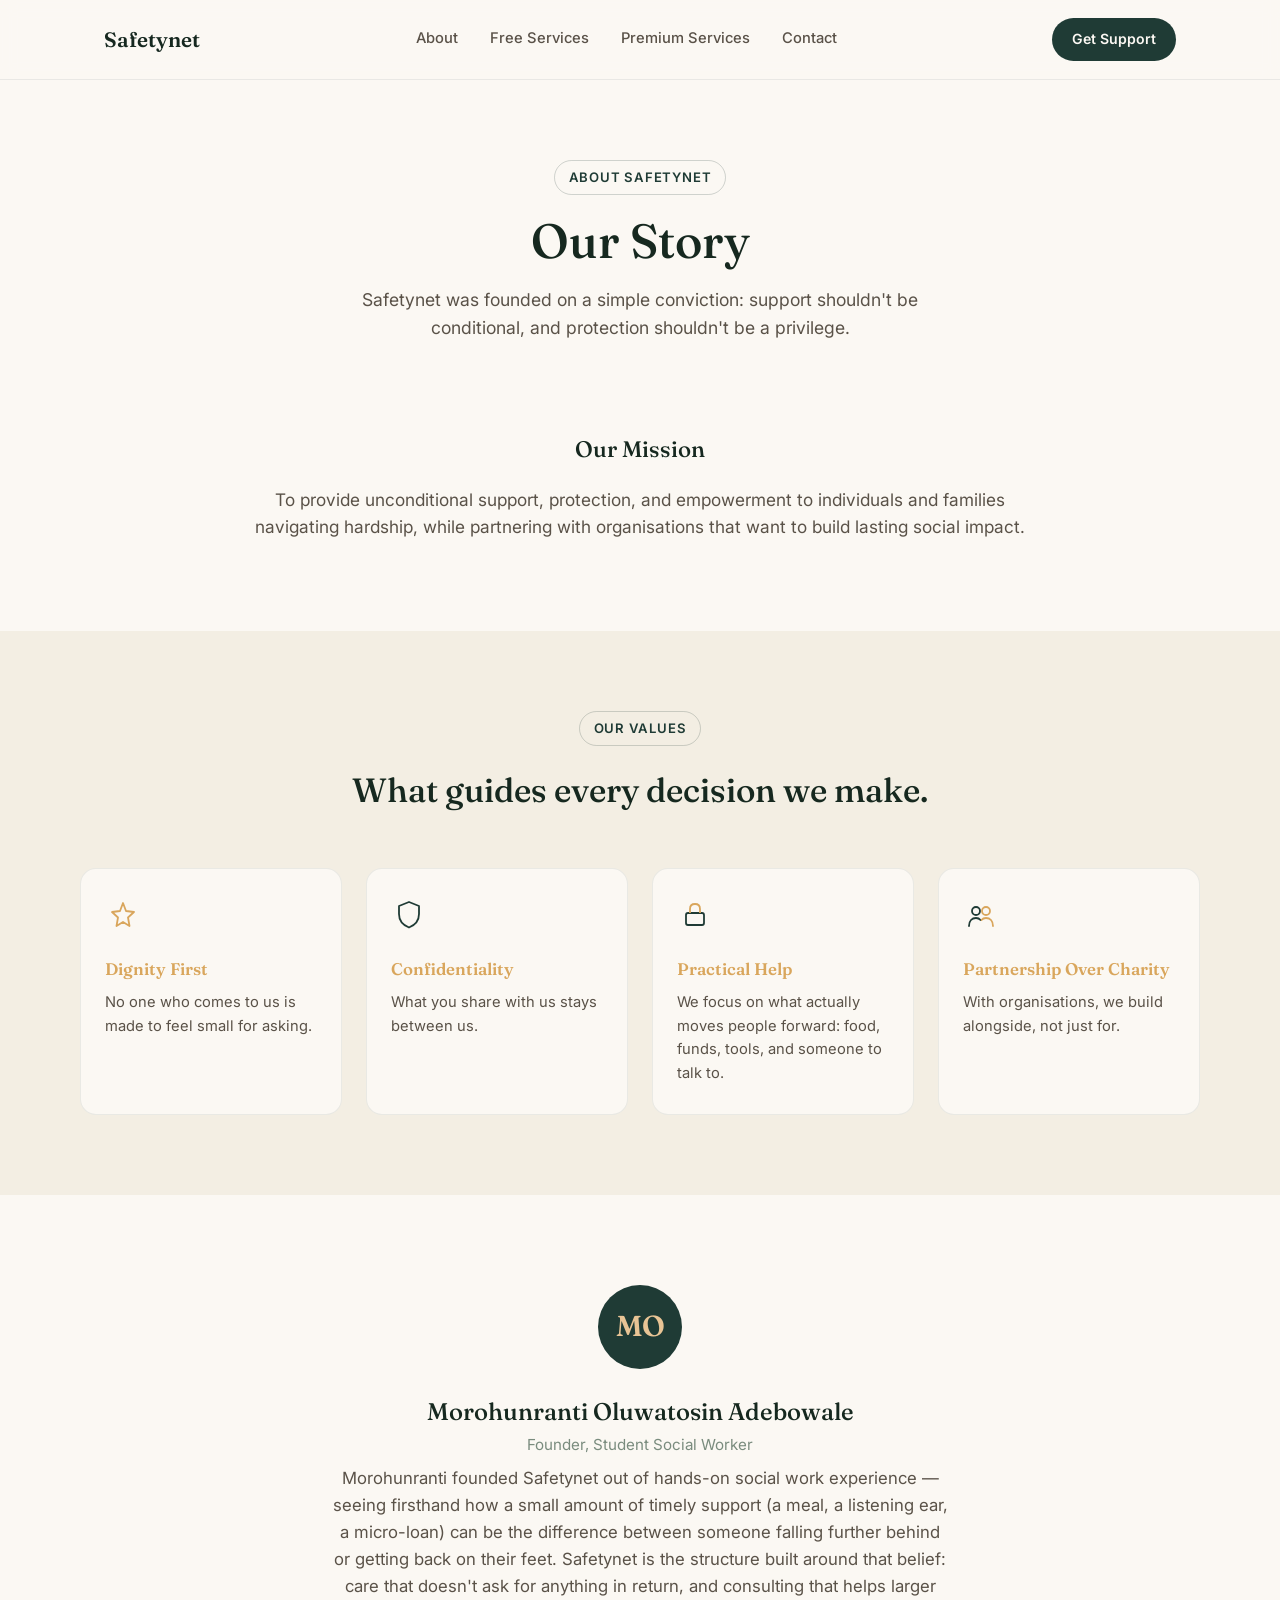
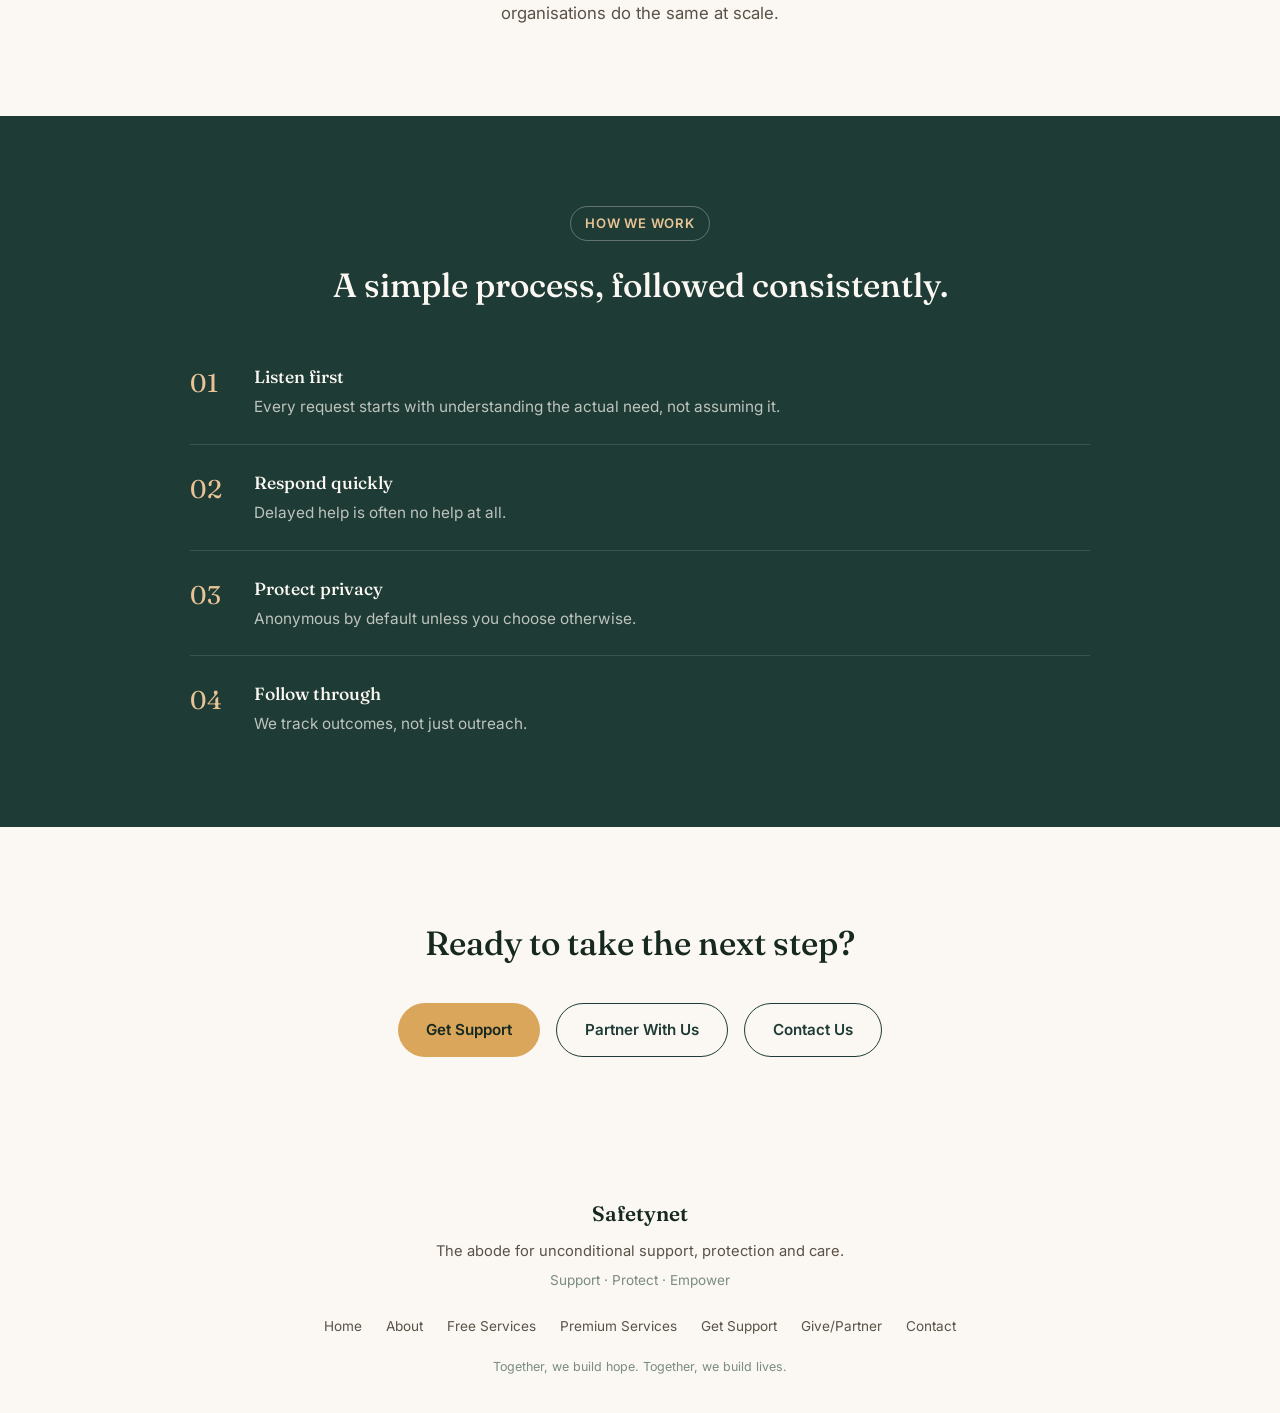
<file: safetynet-about.html>
<!DOCTYPE html>
<html lang="en">
<head>
<meta charset="UTF-8">
<meta name="viewport" content="width=device-width, initial-scale=1.0">
<title>About — Safetynet</title>
<link rel="preconnect" href="https://fonts.googleapis.com">
<link href="https://fonts.googleapis.com/css2?family=Fraunces:opsz,wght@9..144,400;9..144,500;9..144,600&family=Inter:wght@400;500;600&display=swap" rel="stylesheet">
<style>
  :root {
    --paper: #FBF8F3;
    --paper-warm: #F3EEE3;
    --pine: #1F3B35;
    --pine-deep: #16281F;
    --gold: #D9A65C;
    --gold-soft: #E8C495;
    --sage: #7A8C7E;
    --ink: #2B2620;
    --ink-soft: #5A5248;
  }

  * { margin: 0; padding: 0; box-sizing: border-box; }
  body {
    background: var(--paper); color: var(--ink);
    font-family: 'Inter', sans-serif; line-height: 1.6;
    -webkit-font-smoothing: antialiased;
  }
  h1, h2, h3 { font-family: 'Fraunces', serif; font-weight: 500; color: var(--pine-deep); }
  a { color: inherit; text-decoration: none; }
  :focus-visible { outline: 2px solid var(--gold); outline-offset: 3px; }

  /* NAV */
  nav {
    position: sticky; top: 0; z-index: 50;
    background: rgba(251, 248, 243, 0.92);
    backdrop-filter: blur(8px);
    border-bottom: 1px solid rgba(31, 59, 53, 0.08);
  }
  .nav-inner { display: flex; align-items: center; justify-content: space-between; padding: 18px 24px; max-width: 1120px; margin: 0 auto; }
  .logo { font-family: 'Fraunces', serif; font-size: 1.3rem; font-weight: 600; color: var(--pine-deep); }
  .nav-links { display: flex; gap: 32px; list-style: none; font-size: 0.92rem; font-weight: 500; color: var(--ink-soft); }
  .nav-links a:hover { color: var(--pine); }
  .nav-cta { background: var(--pine); color: var(--paper); padding: 10px 20px; border-radius: 100px; font-size: 0.88rem; font-weight: 600; }
  .nav-mobile-toggle {
    display: none; background: none; border: none; cursor: pointer;
    width: 40px; height: 40px; flex-direction: column; justify-content: center; gap: 5px;
  }
  .nav-mobile-toggle span { width: 22px; height: 2px; background: var(--pine-deep); border-radius: 2px; }
  .nav-mobile-panel {
    display: none; flex-direction: column; gap: 4px;
    padding: 10px 24px 20px; border-top: 1px solid rgba(31,59,53,0.08);
  }
  .nav-mobile-panel a { padding: 12px 0; font-size: 1rem; font-weight: 500; color: var(--ink-soft); border-bottom: 1px solid rgba(31,59,53,0.06); }
  .nav-mobile-panel a:last-child { border-bottom: none; }
  .nav-mobile-panel.open { display: flex; }
  @media (max-width: 860px) {
    .nav-links { display: none; }
    .nav-mobile-toggle { display: flex; }
  }

  /* PAGE HEAD */
  .page-head { padding: 80px 24px 60px; text-align: center; }
  .eyebrow {
    display: inline-block; font-size: 0.82rem; font-weight: 600; color: var(--pine);
    letter-spacing: 0.06em; text-transform: uppercase; margin-bottom: 18px;
    padding: 6px 14px; border: 1px solid rgba(31,59,53,0.2); border-radius: 100px;
  }
  .page-head h1 { font-size: clamp(2.1rem, 4.5vw, 3rem); max-width: 700px; margin: 0 auto 18px; line-height: 1.15; }
  .page-head p { color: var(--ink-soft); font-size: 1.1rem; max-width: 620px; margin: 0 auto; }

  /* MISSION */
  .mission { padding: 30px 24px 90px; }
  .mission-inner { max-width: 780px; margin: 0 auto; text-align: center; }
  .mission h2 { font-size: 1.4rem; margin-bottom: 18px; }
  .mission p { color: var(--ink-soft); font-size: 1.08rem; }

  /* VALUES */
  .values { padding: 80px 24px; background: var(--paper-warm); }
  .values-inner { max-width: 1120px; margin: 0 auto; }
  .values-head { text-align: center; margin-bottom: 50px; }
  .values-head h2 { font-size: clamp(1.6rem, 3vw, 2.1rem); }
  .values-grid { display: grid; grid-template-columns: repeat(4, 1fr); gap: 24px; }
  .value-card { background: var(--paper); border-radius: 16px; padding: 28px 24px; border: 1px solid rgba(31,59,53,0.08); }
  .value-card .icon { width: 36px; height: 36px; margin-bottom: 16px; }
  .value-card h3 { font-size: 1.05rem; margin-bottom: 8px; color: var(--gold); font-weight: 600; }
  .value-card p { color: var(--ink-soft); font-size: 0.92rem; }
  @media (max-width: 860px) { .values-grid { grid-template-columns: 1fr 1fr; } }
  @media (max-width: 560px) { .values-grid { grid-template-columns: 1fr; } }

  /* FOUNDER */
  .founder { padding: 90px 24px; }
  .founder-inner { max-width: 780px; margin: 0 auto; display: flex; flex-direction: column; align-items: center; text-align: center; gap: 24px; }
  .founder-avatar {
    width: 84px; height: 84px; border-radius: 50%; background: var(--pine);
    display: flex; align-items: center; justify-content: center;
    font-family: 'Fraunces', serif; font-size: 1.8rem; color: var(--gold-soft); font-weight: 600;
  }
  .founder h2 { font-size: 1.5rem; margin-bottom: 2px; }
  .founder .role { color: var(--sage); font-size: 0.95rem; margin-bottom: 8px; }
  .founder p.bio { color: var(--ink-soft); font-size: 1.05rem; max-width: 620px; }

  /* HOW WE WORK */
  .how { padding: 90px 24px; background: var(--pine); color: var(--paper); }
  .how-inner { max-width: 900px; margin: 0 auto; }
  .how-head { text-align: center; margin-bottom: 50px; }
  .how-head h2 { color: var(--paper); font-size: clamp(1.6rem, 3vw, 2.1rem); }
  .how-steps { display: flex; flex-direction: column; gap: 24px; }
  .how-step { display: flex; gap: 20px; align-items: flex-start; padding-bottom: 24px; border-bottom: 1px solid rgba(251,248,243,0.12); }
  .how-step:last-child { border-bottom: none; padding-bottom: 0; }
  .how-num { font-family: 'Fraunces', serif; font-size: 1.6rem; color: var(--gold-soft); flex-shrink: 0; width: 44px; }
  .how-step h3 { color: var(--paper); font-size: 1.1rem; margin-bottom: 4px; }
  .how-step p { color: rgba(251,248,243,0.72); font-size: 0.96rem; }

  /* CTA */
  .cta-strip { padding: 90px 24px; text-align: center; }
  .cta-strip h2 { font-size: clamp(1.6rem, 3vw, 2.1rem); margin-bottom: 32px; }
  .btn-row { display: flex; gap: 16px; justify-content: center; flex-wrap: wrap; }
  .btn { display: inline-flex; align-items: center; gap: 8px; padding: 14px 28px; border-radius: 100px; font-size: 0.95rem; font-weight: 600; transition: transform 0.15s ease, box-shadow 0.15s ease; }
  .btn-primary { background: var(--gold); color: var(--pine-deep); }
  .btn-primary:hover { transform: translateY(-1px); box-shadow: 0 6px 18px rgba(217,166,92,0.35); }
  .btn-secondary { background: transparent; color: var(--pine); border: 1.5px solid var(--pine); }
  .btn-secondary:hover { background: var(--pine); color: var(--paper); }

  footer { padding: 50px 24px 36px; text-align: center; }
  footer .logo { justify-content: center; display: flex; margin-bottom: 10px; }
  footer .tagline { color: var(--ink-soft); font-size: 0.92rem; margin-bottom: 6px; }
  footer .motto { color: var(--sage); font-size: 0.85rem; margin-bottom: 24px; }
  .footer-links { display: flex; justify-content: center; gap: 24px; flex-wrap: wrap; font-size: 0.85rem; color: var(--ink-soft); margin-bottom: 20px; }
  .footer-links a:hover { color: var(--pine); }
  footer .copy { font-size: 0.78rem; color: var(--sage); }

  @media (prefers-reduced-motion: reduce) { * { animation: none !important; transition: none !important; } }
</style>
</head>
<body>

<nav>
  <div class="nav-inner">
    <a href="index.html" class="logo">Safetynet</a>
    <ul class="nav-links">
      <li><a href="about.html">About</a></li>
      <li><a href="free-services.html">Free Services</a></li>
      <li><a href="premium-services.html">Premium Services</a></li>
      <li><a href="contact.html">Contact</a></li>
    </ul>
    <a href="get-support.html" class="nav-cta">Get Support</a>
    <button class="nav-mobile-toggle" aria-label="Open menu" aria-expanded="false" id="navToggle">
      <span></span><span></span><span></span>
    </button>
  </div>
  <div class="nav-mobile-panel" id="navPanel">
    <a href="about.html">About</a>
    <a href="free-services.html">Free Services</a>
    <a href="premium-services.html">Premium Services</a>
    <a href="get-support.html">Get Support</a>
    <a href="contact.html">Contact</a>
  </div>
</nav>

<section class="page-head">
  <span class="eyebrow">About Safetynet</span>
  <h1>Our Story</h1>
  <p>Safetynet was founded on a simple conviction: support shouldn't be conditional, and protection shouldn't be a privilege.</p>
</section>

<section class="mission">
  <div class="mission-inner">
    <h2>Our Mission</h2>
    <p>To provide unconditional support, protection, and empowerment to individuals and families navigating hardship, while partnering with organisations that want to build lasting social impact.</p>
  </div>
</section>

<section class="values">
  <div class="values-inner">
    <div class="values-head">
      <span class="eyebrow">Our Values</span>
      <h2>What guides every decision we make.</h2>
    </div>
    <div class="values-grid">
      <div class="value-card">
        <svg class="icon" viewBox="0 0 36 36" fill="none" xmlns="http://www.w3.org/2000/svg">
          <path d="M18 6L21 14L29 15L23 20.5L24.5 29L18 25L11.5 29L13 20.5L7 15L15 14L18 6Z" stroke="#D9A65C" stroke-width="1.8" stroke-linejoin="round"/>
        </svg>
        <h3>Dignity First</h3>
        <p>No one who comes to us is made to feel small for asking.</p>
      </div>
      <div class="value-card">
        <svg class="icon" viewBox="0 0 36 36" fill="none" xmlns="http://www.w3.org/2000/svg">
          <path d="M18 5L28 9V17C28 24 23 28.5 18 30.5C13 28.5 8 24 8 17V9L18 5Z" stroke="#1F3B35" stroke-width="1.8" stroke-linejoin="round"/>
        </svg>
        <h3>Confidentiality</h3>
        <p>What you share with us stays between us.</p>
      </div>
      <div class="value-card">
        <svg class="icon" viewBox="0 0 36 36" fill="none" xmlns="http://www.w3.org/2000/svg">
          <rect x="9" y="16" width="18" height="12" rx="2" stroke="#1F3B35" stroke-width="1.8"/>
          <path d="M13 16V12C13 9 15 7 18 7C21 7 23 9 23 12V16" stroke="#D9A65C" stroke-width="1.8"/>
        </svg>
        <h3>Practical Help</h3>
        <p>We focus on what actually moves people forward: food, funds, tools, and someone to talk to.</p>
      </div>
      <div class="value-card">
        <svg class="icon" viewBox="0 0 36 36" fill="none" xmlns="http://www.w3.org/2000/svg">
          <circle cx="13" cy="14" r="4" stroke="#1F3B35" stroke-width="1.8"/>
          <circle cx="23" cy="14" r="4" stroke="#D9A65C" stroke-width="1.8"/>
          <path d="M6 29C6 24 9 21 13 21C15 21 16.5 21.8 17.5 23" stroke="#1F3B35" stroke-width="1.8" stroke-linecap="round"/>
          <path d="M30 29C30 24 27 21 23 21C21 21 19.5 21.8 18.5 23" stroke="#D9A65C" stroke-width="1.8" stroke-linecap="round"/>
        </svg>
        <h3>Partnership Over Charity</h3>
        <p>With organisations, we build alongside, not just for.</p>
      </div>
    </div>
  </div>
</section>

<section class="founder">
  <div class="founder-inner">
    <div class="founder-avatar">MO</div>
    <div>
      <h2>Morohunranti Oluwatosin Adebowale</h2>
      <p class="role">Founder, Student Social Worker</p>
      <p class="bio">Morohunranti founded Safetynet out of hands-on social work experience — seeing firsthand how a small amount of timely support (a meal, a listening ear, a micro-loan) can be the difference between someone falling further behind or getting back on their feet. Safetynet is the structure built around that belief: care that doesn't ask for anything in return, and consulting that helps larger organisations do the same at scale.</p>
    </div>
  </div>
</section>

<section class="how">
  <div class="how-inner">
    <div class="how-head">
      <span class="eyebrow" style="border-color: rgba(251,248,243,0.3); color: var(--gold-soft);">How We Work</span>
      <h2>A simple process, followed consistently.</h2>
    </div>
    <div class="how-steps">
      <div class="how-step">
        <span class="how-num">01</span>
        <div>
          <h3>Listen first</h3>
          <p>Every request starts with understanding the actual need, not assuming it.</p>
        </div>
      </div>
      <div class="how-step">
        <span class="how-num">02</span>
        <div>
          <h3>Respond quickly</h3>
          <p>Delayed help is often no help at all.</p>
        </div>
      </div>
      <div class="how-step">
        <span class="how-num">03</span>
        <div>
          <h3>Protect privacy</h3>
          <p>Anonymous by default unless you choose otherwise.</p>
        </div>
      </div>
      <div class="how-step">
        <span class="how-num">04</span>
        <div>
          <h3>Follow through</h3>
          <p>We track outcomes, not just outreach.</p>
        </div>
      </div>
    </div>
  </div>
</section>

<section class="cta-strip">
  <h2>Ready to take the next step?</h2>
  <div class="btn-row">
    <a href="get-support.html" class="btn btn-primary">Get Support</a>
    <a href="give-partner.html" class="btn btn-secondary">Partner With Us</a>
    <a href="contact.html" class="btn btn-secondary">Contact Us</a>
  </div>
</section>

<footer>
  <a href="index.html" class="logo">Safetynet</a>
  <p class="tagline">The abode for unconditional support, protection and care.</p>
  <p class="motto">Support · Protect · Empower</p>
  <div class="footer-links">
    <a href="index.html">Home</a>
    <a href="about.html">About</a>
    <a href="free-services.html">Free Services</a>
    <a href="premium-services.html">Premium Services</a>
    <a href="get-support.html">Get Support</a>
    <a href="give-partner.html">Give/Partner</a>
    <a href="contact.html">Contact</a>
  </div>
  <p class="copy">Together, we build hope. Together, we build lives.</p>
</footer>

<script>
  const navToggle = document.getElementById('navToggle');
  const navPanel = document.getElementById('navPanel');
  navToggle.addEventListener('click', () => {
    const isOpen = navPanel.classList.toggle('open');
    navToggle.setAttribute('aria-expanded', isOpen);
  });
</script>

</body>
</html>
</file>
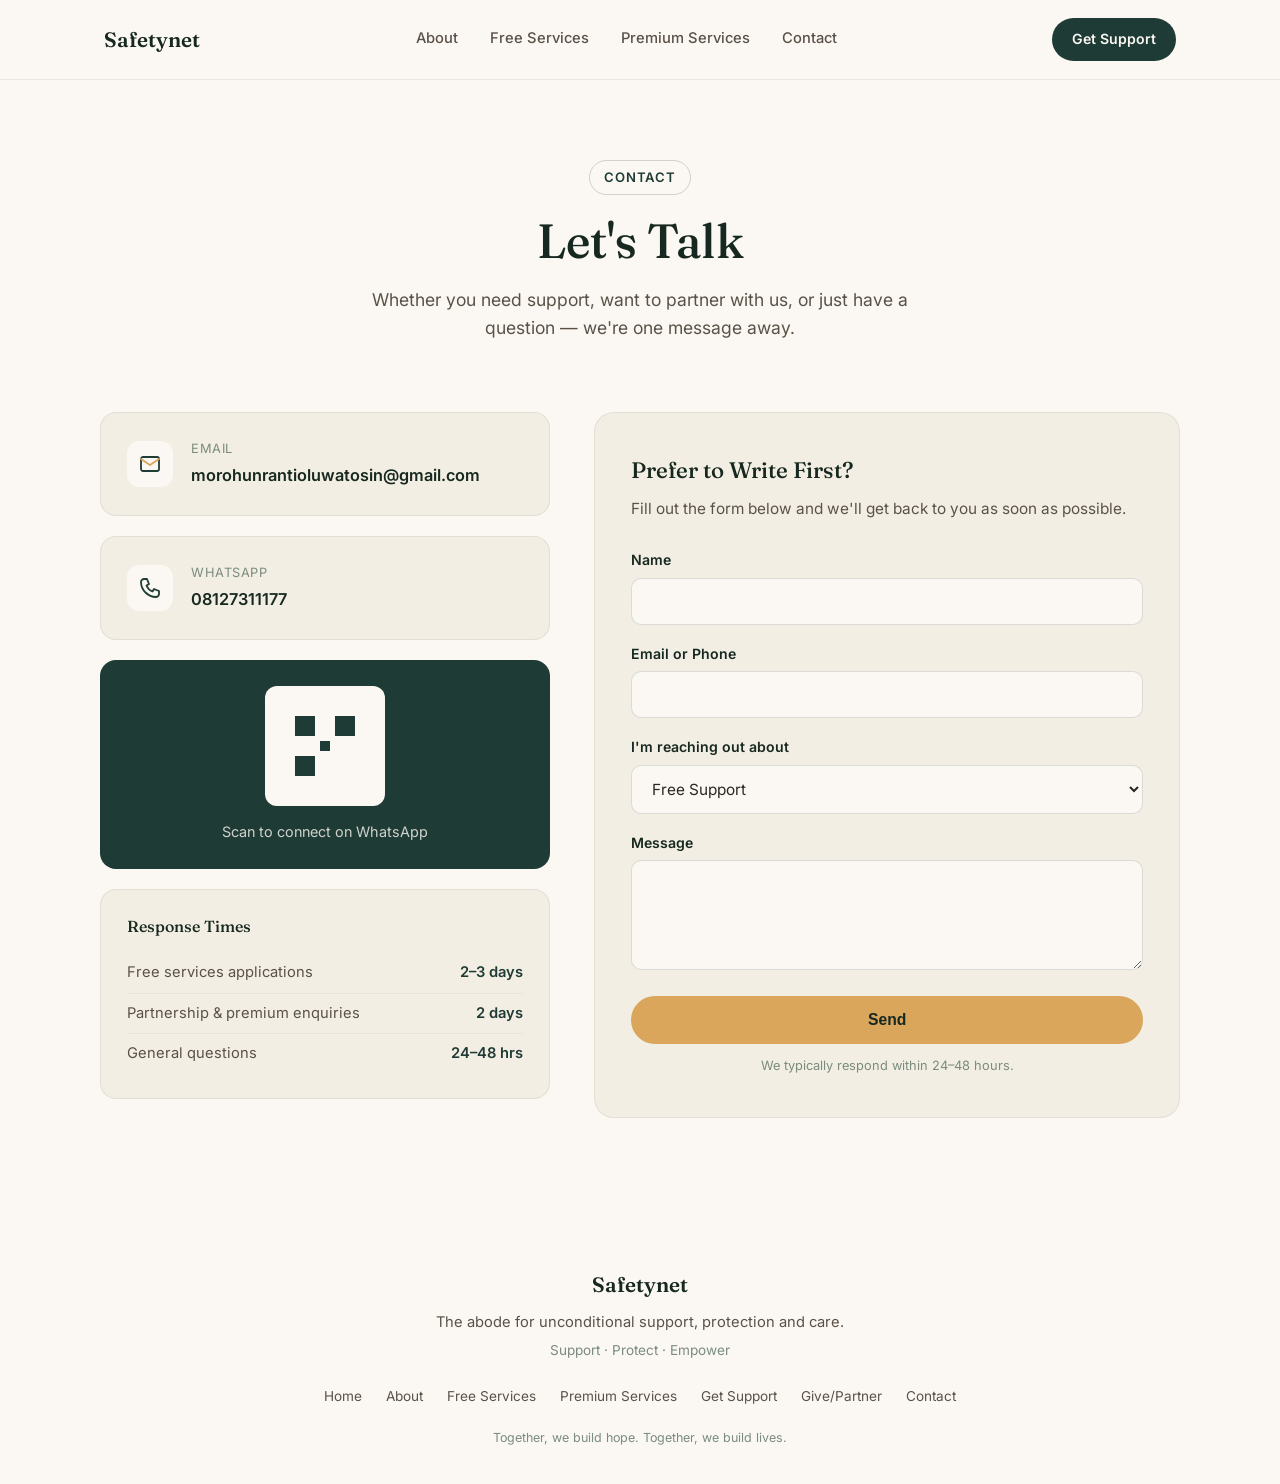
<file: safetynet-contact.html>
<!DOCTYPE html>
<html lang="en">
<head>
<meta charset="UTF-8">
<meta name="viewport" content="width=device-width, initial-scale=1.0">
<title>Contact — Safetynet</title>
<link rel="preconnect" href="https://fonts.googleapis.com">
<link href="https://fonts.googleapis.com/css2?family=Fraunces:opsz,wght@9..144,400;9..144,500;9..144,600&family=Inter:wght@400;500;600&display=swap" rel="stylesheet">
<style>
  :root {
    --paper: #FBF8F3;
    --paper-warm: #F3EEE3;
    --pine: #1F3B35;
    --pine-deep: #16281F;
    --gold: #D9A65C;
    --gold-soft: #E8C495;
    --sage: #7A8C7E;
    --ink: #2B2620;
    --ink-soft: #5A5248;
  }

  * { margin: 0; padding: 0; box-sizing: border-box; }
  body {
    background: var(--paper); color: var(--ink);
    font-family: 'Inter', sans-serif; line-height: 1.6;
    -webkit-font-smoothing: antialiased;
  }
  h1, h2, h3 { font-family: 'Fraunces', serif; font-weight: 500; color: var(--pine-deep); }
  a { color: inherit; text-decoration: none; }
  :focus-visible { outline: 2px solid var(--gold); outline-offset: 3px; }

  /* NAV */
  nav {
    position: sticky; top: 0; z-index: 50;
    background: rgba(251, 248, 243, 0.92);
    backdrop-filter: blur(8px);
    border-bottom: 1px solid rgba(31, 59, 53, 0.08);
  }
  .nav-inner { display: flex; align-items: center; justify-content: space-between; padding: 18px 24px; max-width: 1120px; margin: 0 auto; }
  .logo { font-family: 'Fraunces', serif; font-size: 1.3rem; font-weight: 600; color: var(--pine-deep); }
  .nav-links { display: flex; gap: 32px; list-style: none; font-size: 0.92rem; font-weight: 500; color: var(--ink-soft); }
  .nav-links a:hover { color: var(--pine); }
  .nav-cta { background: var(--pine); color: var(--paper); padding: 10px 20px; border-radius: 100px; font-size: 0.88rem; font-weight: 600; }
  .nav-mobile-toggle {
    display: none; background: none; border: none; cursor: pointer;
    width: 40px; height: 40px; flex-direction: column; justify-content: center; gap: 5px;
  }
  .nav-mobile-toggle span { width: 22px; height: 2px; background: var(--pine-deep); border-radius: 2px; }
  .nav-mobile-panel {
    display: none; flex-direction: column; gap: 4px;
    padding: 10px 24px 20px; border-top: 1px solid rgba(31,59,53,0.08);
  }
  .nav-mobile-panel a { padding: 12px 0; font-size: 1rem; font-weight: 500; color: var(--ink-soft); border-bottom: 1px solid rgba(31,59,53,0.06); }
  .nav-mobile-panel a:last-child { border-bottom: none; }
  .nav-mobile-panel.open { display: flex; }
  @media (max-width: 860px) {
    .nav-links { display: none; }
    .nav-mobile-toggle { display: flex; }
  }

  /* PAGE HEAD */
  .page-head { padding: 80px 24px 50px; text-align: center; }
  .eyebrow {
    display: inline-block; font-size: 0.82rem; font-weight: 600; color: var(--pine);
    letter-spacing: 0.06em; text-transform: uppercase; margin-bottom: 18px;
    padding: 6px 14px; border: 1px solid rgba(31,59,53,0.2); border-radius: 100px;
  }
  .page-head h1 { font-size: clamp(2.1rem, 4.5vw, 3rem); max-width: 700px; margin: 0 auto 18px; line-height: 1.15; }
  .page-head p { color: var(--ink-soft); font-size: 1.1rem; max-width: 600px; margin: 0 auto; }

  /* CONTACT GRID */
  .contact-section { padding: 20px 24px 100px; }
  .contact-grid {
    max-width: 1080px; margin: 0 auto;
    display: grid; grid-template-columns: 1fr 1.3fr; gap: 44px;
  }
  @media (max-width: 860px) { .contact-grid { grid-template-columns: 1fr; } }

  /* LEFT: DIRECT CONTACT */
  .direct-contact { display: flex; flex-direction: column; gap: 20px; }
  .contact-card {
    background: var(--paper-warm); border-radius: 16px; padding: 26px 26px;
    display: flex; align-items: center; gap: 18px; border: 1px solid rgba(31,59,53,0.08);
  }
  .contact-card .icon-wrap {
    width: 46px; height: 46px; border-radius: 12px; background: var(--paper);
    display: flex; align-items: center; justify-content: center; flex-shrink: 0;
  }
  .contact-card .label { font-size: 0.8rem; color: var(--sage); text-transform: uppercase; letter-spacing: 0.04em; margin-bottom: 3px; }
  .contact-card .value { font-weight: 600; font-size: 1.02rem; color: var(--pine-deep); word-break: break-word; }

  .qr-card {
    background: var(--pine); color: var(--paper); border-radius: 16px;
    padding: 26px; text-align: center;
  }
  .qr-box {
    width: 120px; height: 120px; background: var(--paper); border-radius: 12px;
    margin: 0 auto 14px; display: flex; align-items: center; justify-content: center;
  }
  .qr-card p { font-size: 0.9rem; color: rgba(251,248,243,0.8); }

  .response-times { background: var(--paper-warm); border-radius: 16px; padding: 24px 26px; border: 1px solid rgba(31,59,53,0.08); }
  .response-times h3 { font-size: 1rem; margin-bottom: 14px; }
  .rt-row { display: flex; justify-content: space-between; font-size: 0.92rem; color: var(--ink-soft); padding: 8px 0; border-bottom: 1px solid rgba(31,59,53,0.06); }
  .rt-row:last-child { border-bottom: none; }
  .rt-row span:last-child { color: var(--pine); font-weight: 600; }

  /* RIGHT: FORM */
  .contact-form {
    background: var(--paper-warm); border-radius: 20px; padding: 40px 36px;
    border: 1px solid rgba(31,59,53,0.08);
  }
  .contact-form h2 { font-size: 1.4rem; margin-bottom: 8px; }
  .contact-form > p { color: var(--ink-soft); font-size: 0.96rem; margin-bottom: 28px; }
  .form-group { margin-bottom: 18px; }
  .form-group label { display: block; font-size: 0.88rem; font-weight: 600; color: var(--pine-deep); margin-bottom: 6px; }
  .form-group input, .form-group select, .form-group textarea {
    width: 100%; padding: 13px 16px; border-radius: 10px;
    border: 1.5px solid rgba(31,59,53,0.15); background: var(--paper);
    font-family: 'Inter', sans-serif; font-size: 0.96rem; color: var(--ink);
  }
  .form-group input:focus, .form-group select:focus, .form-group textarea:focus {
    outline: 2px solid var(--gold); outline-offset: 1px; border-color: var(--gold);
  }
  .form-group textarea { resize: vertical; min-height: 110px; }
  .form-submit {
    width: 100%; padding: 15px; border-radius: 100px; border: none;
    background: var(--gold); color: var(--pine-deep); font-weight: 600; font-size: 0.98rem;
    cursor: pointer; transition: transform 0.15s ease, box-shadow 0.15s ease;
  }
  .form-submit:hover { transform: translateY(-1px); box-shadow: 0 6px 18px rgba(217,166,92,0.35); }
  .form-note { font-size: 0.8rem; color: var(--sage); margin-top: 12px; text-align: center; }

  footer { padding: 50px 24px 36px; text-align: center; }
  footer .logo { justify-content: center; display: flex; margin-bottom: 10px; }
  footer .tagline { color: var(--ink-soft); font-size: 0.92rem; margin-bottom: 6px; }
  footer .motto { color: var(--sage); font-size: 0.85rem; margin-bottom: 24px; }
  .footer-links { display: flex; justify-content: center; gap: 24px; flex-wrap: wrap; font-size: 0.85rem; color: var(--ink-soft); margin-bottom: 20px; }
  .footer-links a:hover { color: var(--pine); }
  footer .copy { font-size: 0.78rem; color: var(--sage); }

  @media (prefers-reduced-motion: reduce) { * { animation: none !important; transition: none !important; } }
</style>
</head>
<body>

<nav>
  <div class="nav-inner">
    <a href="index.html" class="logo">Safetynet</a>
    <ul class="nav-links">
      <li><a href="about.html">About</a></li>
      <li><a href="free-services.html">Free Services</a></li>
      <li><a href="premium-services.html">Premium Services</a></li>
      <li><a href="contact.html">Contact</a></li>
    </ul>
    <a href="get-support.html" class="nav-cta">Get Support</a>
    <button class="nav-mobile-toggle" aria-label="Open menu" aria-expanded="false" id="navToggle">
      <span></span><span></span><span></span>
    </button>
  </div>
  <div class="nav-mobile-panel" id="navPanel">
    <a href="about.html">About</a>
    <a href="free-services.html">Free Services</a>
    <a href="premium-services.html">Premium Services</a>
    <a href="get-support.html">Get Support</a>
    <a href="contact.html">Contact</a>
  </div>
</nav>

<section class="page-head">
  <span class="eyebrow">Contact</span>
  <h1>Let's Talk</h1>
  <p>Whether you need support, want to partner with us, or just have a question — we're one message away.</p>
</section>

<section class="contact-section">
  <div class="contact-grid">
    <div class="direct-contact">
      <div class="contact-card">
        <div class="icon-wrap">
          <svg width="24" height="24" viewBox="0 0 24 24" fill="none" xmlns="http://www.w3.org/2000/svg">
            <rect x="3" y="5" width="18" height="14" rx="2" stroke="#1F3B35" stroke-width="1.8"/>
            <path d="M3 7L12 13L21 7" stroke="#D9A65C" stroke-width="1.8" stroke-linecap="round" stroke-linejoin="round"/>
          </svg>
        </div>
        <div>
          <div class="label">Email</div>
          <!-- TODO: swap for project email once created, per earlier discussion -->
          <div class="value">morohunrantioluwatosin@gmail.com</div>
        </div>
      </div>

      <div class="contact-card">
        <div class="icon-wrap">
          <svg width="24" height="24" viewBox="0 0 24 24" fill="none" xmlns="http://www.w3.org/2000/svg">
            <path d="M6 3H9L11 8L8.5 9.5C9.5 12 12 14.5 14.5 15.5L16 13L21 15V18C21 19.5 19.5 21 18 21C10 21 3 14 3 6C3 4.5 4.5 3 6 3Z" stroke="#1F3B35" stroke-width="1.8" stroke-linejoin="round"/>
          </svg>
        </div>
        <div>
          <div class="label">WhatsApp</div>
          <a href="https://wa.me/2348127311177" class="value">08127311177</a>
        </div>
      </div>

      <div class="qr-card">
        <div class="qr-box">
          <!-- TODO: replace with real QR code image linking to WhatsApp/contact form -->
          <svg width="70" height="70" viewBox="0 0 70 70" fill="none" xmlns="http://www.w3.org/2000/svg">
            <rect x="5" y="5" width="20" height="20" fill="#1F3B35"/>
            <rect x="45" y="5" width="20" height="20" fill="#1F3B35"/>
            <rect x="5" y="45" width="20" height="20" fill="#1F3B35"/>
            <rect x="30" y="30" width="10" height="10" fill="#1F3B35"/>
          </svg>
        </div>
        <p>Scan to connect on WhatsApp</p>
      </div>

      <div class="response-times">
        <h3>Response Times</h3>
        <div class="rt-row"><span>Free services applications</span><span>2–3 days</span></div>
        <div class="rt-row"><span>Partnership &amp; premium enquiries</span><span>2 days</span></div>
        <div class="rt-row"><span>General questions</span><span>24–48 hrs</span></div>
      </div>
    </div>

    <div class="contact-form">
      <h2>Prefer to Write First?</h2>
      <p>Fill out the form below and we'll get back to you as soon as possible.</p>
      <!-- This form is UI-only. Wire it up to a Google Form (embed or redirect) 
           or a service like Formspree so submissions actually arrive somewhere. -->
      <form>
        <div class="form-group">
          <label for="name">Name</label>
          <input type="text" id="name" name="name" required>
        </div>
        <div class="form-group">
          <label for="contact">Email or Phone</label>
          <input type="text" id="contact" name="contact" required>
        </div>
        <div class="form-group">
          <label for="reason">I'm reaching out about</label>
          <select id="reason" name="reason">
            <option>Free Support</option>
            <option>Premium Services</option>
            <option>Partnership</option>
            <option>Other</option>
          </select>
        </div>
        <div class="form-group">
          <label for="message">Message</label>
          <textarea id="message" name="message" required></textarea>
        </div>
        <button type="submit" class="form-submit">Send</button>
        <p class="form-note">We typically respond within 24–48 hours.</p>
      </form>
    </div>
  </div>
</section>

<footer>
  <a href="index.html" class="logo">Safetynet</a>
  <p class="tagline">The abode for unconditional support, protection and care.</p>
  <p class="motto">Support · Protect · Empower</p>
  <div class="footer-links">
    <a href="index.html">Home</a>
    <a href="about.html">About</a>
    <a href="free-services.html">Free Services</a>
    <a href="premium-services.html">Premium Services</a>
    <a href="get-support.html">Get Support</a>
    <a href="give-partner.html">Give/Partner</a>
    <a href="contact.html">Contact</a>
  </div>
  <p class="copy">Together, we build hope. Together, we build lives.</p>
</footer>

<script>
  const navToggle = document.getElementById('navToggle');
  const navPanel = document.getElementById('navPanel');
  navToggle.addEventListener('click', () => {
    const isOpen = navPanel.classList.toggle('open');
    navToggle.setAttribute('aria-expanded', isOpen);
  });
</script>

</body>
</html>
</file>
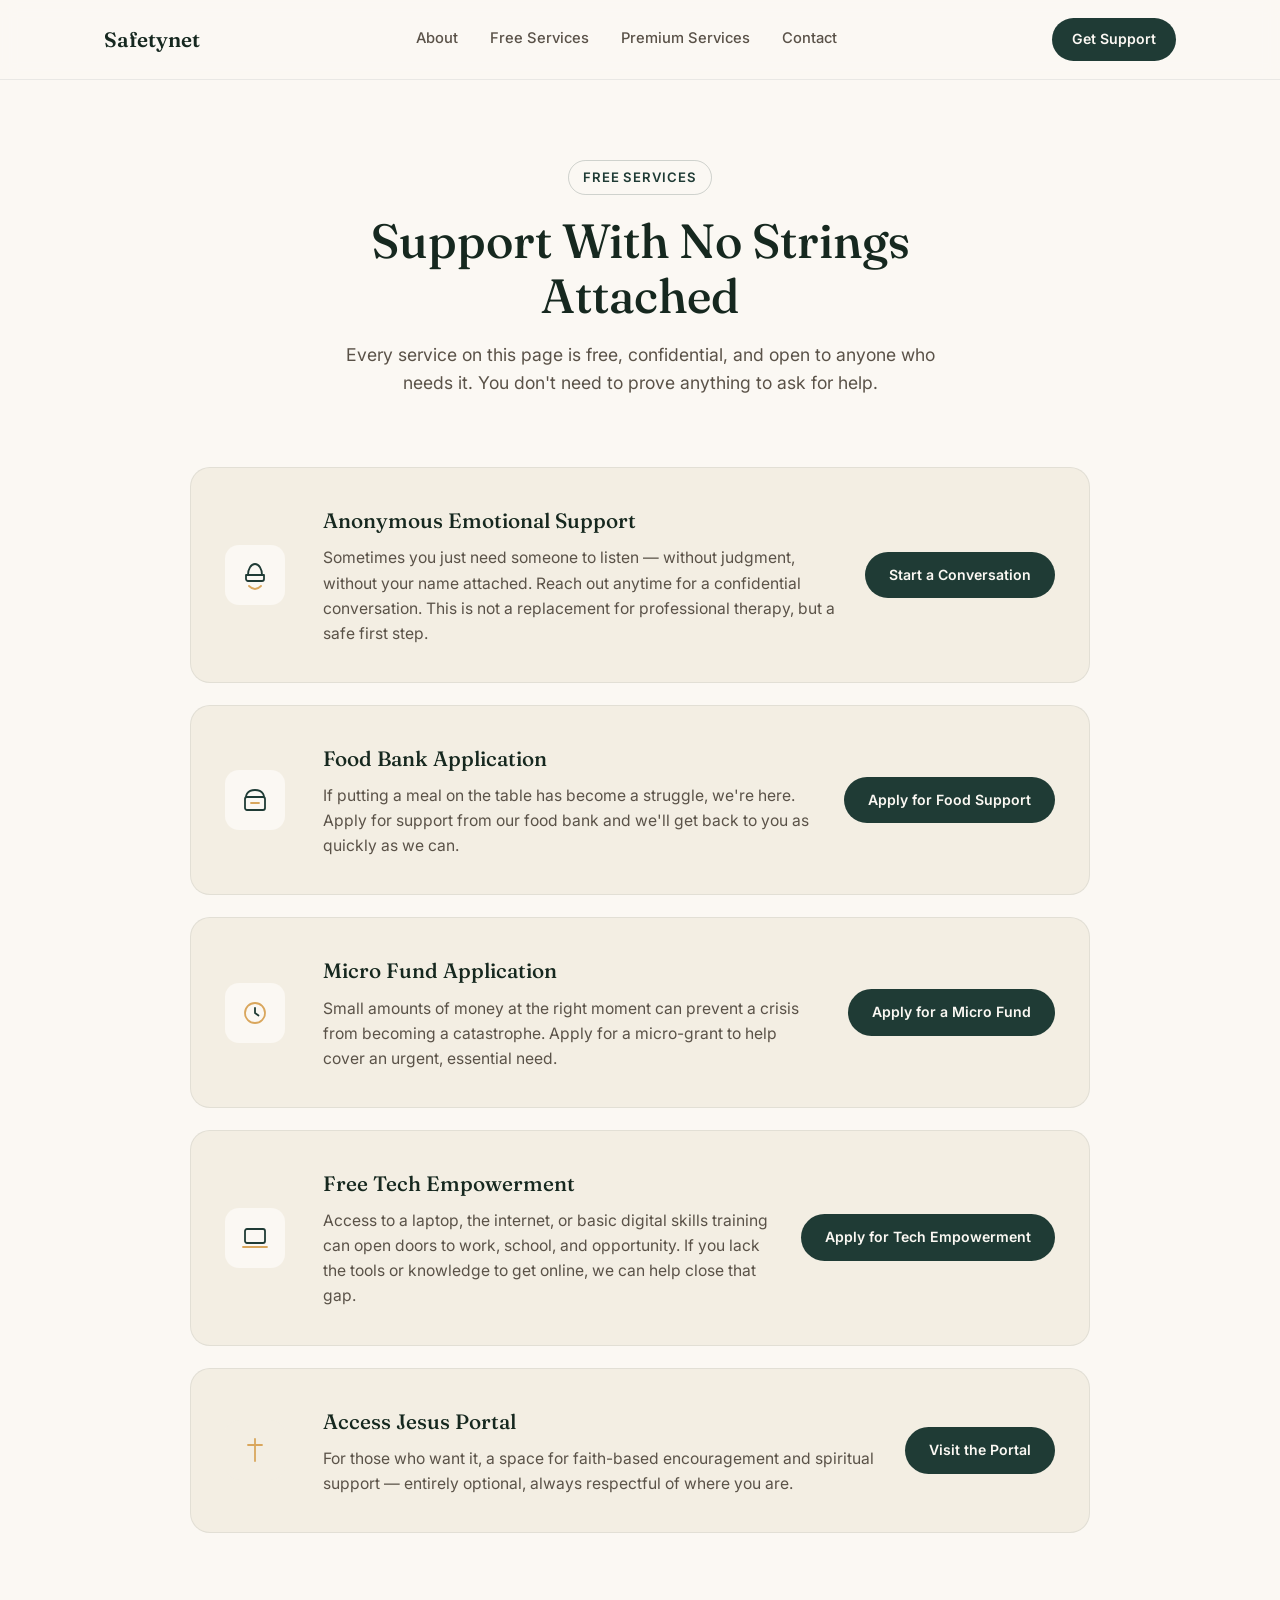
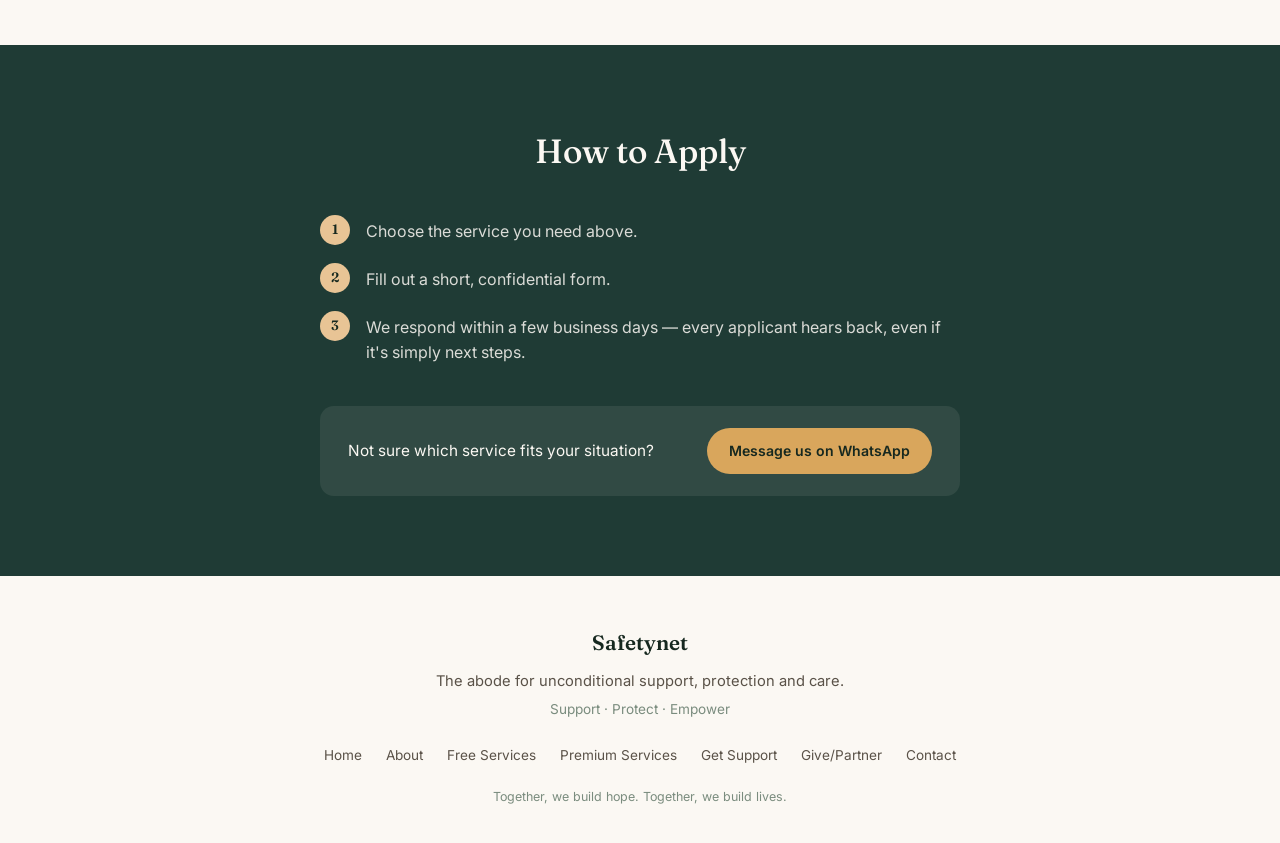
<file: safetynet-free-services.html>
<!DOCTYPE html>
<html lang="en">
<head>
<meta charset="UTF-8">
<meta name="viewport" content="width=device-width, initial-scale=1.0">
<title>Free Services — Safetynet</title>
<link rel="preconnect" href="https://fonts.googleapis.com">
<link href="https://fonts.googleapis.com/css2?family=Fraunces:opsz,wght@9..144,400;9..144,500;9..144,600&family=Inter:wght@400;500;600&display=swap" rel="stylesheet">
<style>
  :root {
    --paper: #FBF8F3;
    --paper-warm: #F3EEE3;
    --pine: #1F3B35;
    --pine-deep: #16281F;
    --gold: #D9A65C;
    --gold-soft: #E8C495;
    --sage: #7A8C7E;
    --ink: #2B2620;
    --ink-soft: #5A5248;
  }

  * { margin: 0; padding: 0; box-sizing: border-box; }
  body {
    background: var(--paper); color: var(--ink);
    font-family: 'Inter', sans-serif; line-height: 1.6;
    -webkit-font-smoothing: antialiased;
  }
  h1, h2, h3 { font-family: 'Fraunces', serif; font-weight: 500; color: var(--pine-deep); }
  a { color: inherit; text-decoration: none; }
  :focus-visible { outline: 2px solid var(--gold); outline-offset: 3px; }

  /* NAV */
  nav {
    position: sticky; top: 0; z-index: 50;
    background: rgba(251, 248, 243, 0.92);
    backdrop-filter: blur(8px);
    border-bottom: 1px solid rgba(31, 59, 53, 0.08);
  }
  .nav-inner { display: flex; align-items: center; justify-content: space-between; padding: 18px 24px; max-width: 1120px; margin: 0 auto; }
  .logo { font-family: 'Fraunces', serif; font-size: 1.3rem; font-weight: 600; color: var(--pine-deep); }
  .nav-links { display: flex; gap: 32px; list-style: none; font-size: 0.92rem; font-weight: 500; color: var(--ink-soft); }
  .nav-links a:hover { color: var(--pine); }
  .nav-cta { background: var(--pine); color: var(--paper); padding: 10px 20px; border-radius: 100px; font-size: 0.88rem; font-weight: 600; }
  .nav-mobile-toggle {
    display: none; background: none; border: none; cursor: pointer;
    width: 40px; height: 40px; flex-direction: column; justify-content: center; gap: 5px;
  }
  .nav-mobile-toggle span { width: 22px; height: 2px; background: var(--pine-deep); border-radius: 2px; }
  .nav-mobile-panel {
    display: none; flex-direction: column; gap: 4px;
    padding: 10px 24px 20px; border-top: 1px solid rgba(31,59,53,0.08);
  }
  .nav-mobile-panel a { padding: 12px 0; font-size: 1rem; font-weight: 500; color: var(--ink-soft); border-bottom: 1px solid rgba(31,59,53,0.06); }
  .nav-mobile-panel a:last-child { border-bottom: none; }
  .nav-mobile-panel.open { display: flex; }
  @media (max-width: 860px) {
    .nav-links { display: none; }
    .nav-mobile-toggle { display: flex; }
  }

  /* PAGE HEAD */
  .page-head { padding: 80px 24px 50px; text-align: center; }
  .eyebrow {
    display: inline-block; font-size: 0.82rem; font-weight: 600; color: var(--pine);
    letter-spacing: 0.06em; text-transform: uppercase; margin-bottom: 18px;
    padding: 6px 14px; border: 1px solid rgba(31,59,53,0.2); border-radius: 100px;
  }
  .page-head h1 { font-size: clamp(2.1rem, 4.5vw, 3rem); max-width: 700px; margin: 0 auto 18px; line-height: 1.15; }
  .page-head p { color: var(--ink-soft); font-size: 1.1rem; max-width: 620px; margin: 0 auto; }

  /* SERVICES LIST */
  .services { padding: 20px 24px 90px; }
  .service-card {
    max-width: 900px; margin: 0 auto 22px;
    background: var(--paper-warm); border-radius: 20px; padding: 36px 34px;
    display: grid; grid-template-columns: 72px 1fr auto; gap: 26px; align-items: center;
    border: 1px solid rgba(31,59,53,0.08);
  }
  .service-card .icon-wrap {
    width: 60px; height: 60px; border-radius: 14px; background: var(--paper);
    display: flex; align-items: center; justify-content: center;
  }
  .service-card h2 { font-size: 1.3rem; margin-bottom: 8px; }
  .service-card p { color: var(--ink-soft); font-size: 0.98rem; }
  .service-card .btn {
    padding: 12px 24px; border-radius: 100px; background: var(--pine); color: var(--paper);
    font-weight: 600; font-size: 0.88rem; white-space: nowrap;
  }
  .service-card.faith .icon-wrap { background: var(--paper-warm); }
  @media (max-width: 700px) {
    .service-card { grid-template-columns: 1fr; text-align: left; }
    .service-card .btn { justify-self: start; }
  }

  /* HOW TO APPLY */
  .how { padding: 80px 24px; background: var(--pine); color: var(--paper); text-align: center; }
  .how h2 { color: var(--paper); font-size: clamp(1.6rem, 3vw, 2.1rem); margin-bottom: 36px; }
  .how-steps { max-width: 640px; margin: 0 auto; display: flex; flex-direction: column; gap: 18px; text-align: left; }
  .how-step { display: flex; gap: 16px; align-items: flex-start; }
  .how-num {
    flex-shrink: 0; width: 30px; height: 30px; border-radius: 50%;
    background: var(--gold-soft); color: var(--pine-deep);
    display: flex; align-items: center; justify-content: center;
    font-family: 'Fraunces', serif; font-size: 0.85rem; font-weight: 600;
  }
  .how-step p { color: rgba(251,248,243,0.85); padding-top: 4px; }

  .not-sure {
    max-width: 640px; margin: 40px auto 0; padding: 22px 28px;
    background: rgba(251,248,243,0.08); border-radius: 14px;
    display: flex; align-items: center; justify-content: space-between; gap: 16px; flex-wrap: wrap;
  }
  .not-sure p { color: var(--paper); font-size: 0.96rem; text-align: left; }
  .not-sure .btn {
    background: var(--gold); color: var(--pine-deep); padding: 12px 22px;
    border-radius: 100px; font-weight: 600; font-size: 0.88rem; white-space: nowrap;
  }

  footer { padding: 50px 24px 36px; text-align: center; }
  footer .logo { justify-content: center; display: flex; margin-bottom: 10px; }
  footer .tagline { color: var(--ink-soft); font-size: 0.92rem; margin-bottom: 6px; }
  footer .motto { color: var(--sage); font-size: 0.85rem; margin-bottom: 24px; }
  .footer-links { display: flex; justify-content: center; gap: 24px; flex-wrap: wrap; font-size: 0.85rem; color: var(--ink-soft); margin-bottom: 20px; }
  .footer-links a:hover { color: var(--pine); }
  footer .copy { font-size: 0.78rem; color: var(--sage); }

  @media (prefers-reduced-motion: reduce) { * { animation: none !important; transition: none !important; } }
</style>
</head>
<body>

<nav>
  <div class="nav-inner">
    <a href="index.html" class="logo">Safetynet</a>
    <ul class="nav-links">
      <li><a href="about.html">About</a></li>
      <li><a href="free-services.html">Free Services</a></li>
      <li><a href="premium-services.html">Premium Services</a></li>
      <li><a href="contact.html">Contact</a></li>
    </ul>
    <a href="get-support.html" class="nav-cta">Get Support</a>
    <button class="nav-mobile-toggle" aria-label="Open menu" aria-expanded="false" id="navToggle">
      <span></span><span></span><span></span>
    </button>
  </div>
  <div class="nav-mobile-panel" id="navPanel">
    <a href="about.html">About</a>
    <a href="free-services.html">Free Services</a>
    <a href="premium-services.html">Premium Services</a>
    <a href="get-support.html">Get Support</a>
    <a href="contact.html">Contact</a>
  </div>
</nav>

<section class="page-head">
  <span class="eyebrow">Free Services</span>
  <h1>Support With No Strings Attached</h1>
  <p>Every service on this page is free, confidential, and open to anyone who needs it. You don't need to prove anything to ask for help.</p>
</section>

<section class="services">
  <!-- Replace href values below with your live, published Google Form links -->
  <div class="service-card">
    <div class="icon-wrap">
      <svg width="30" height="30" viewBox="0 0 30 30" fill="none" xmlns="http://www.w3.org/2000/svg">
        <path d="M9 26C9 26 12 29 15 29C18 29 21 26 21 26" stroke="#D9A65C" stroke-width="1.8" stroke-linecap="round"/>
        <path d="M8 15C8 9 11 4 15 4C19 4 22 9 22 15" stroke="#1F3B35" stroke-width="1.8" stroke-linecap="round"/>
        <path d="M6 15H24V19C24 20 23 21 22 21H8C7 21 6 20 6 19V15Z" stroke="#1F3B35" stroke-width="1.8" stroke-linejoin="round"/>
      </svg>
    </div>
    <div>
      <h2>Anonymous Emotional Support</h2>
      <p>Sometimes you just need someone to listen — without judgment, without your name attached. Reach out anytime for a confidential conversation. This is not a replacement for professional therapy, but a safe first step.</p>
    </div>
    <a href="#" class="btn">Start a Conversation</a>
  </div>

  <div class="service-card">
    <div class="icon-wrap">
      <svg width="30" height="30" viewBox="0 0 30 30" fill="none" xmlns="http://www.w3.org/2000/svg">
        <path d="M6 12C6 12 6 5 15 5C24 5 24 12 24 12" stroke="#1F3B35" stroke-width="1.8" stroke-linecap="round"/>
        <rect x="5" y="12" width="20" height="13" rx="2" stroke="#1F3B35" stroke-width="1.8"/>
        <path d="M11 18H19" stroke="#D9A65C" stroke-width="1.8" stroke-linecap="round"/>
      </svg>
    </div>
    <div>
      <h2>Food Bank Application</h2>
      <p>If putting a meal on the table has become a struggle, we're here. Apply for support from our food bank and we'll get back to you as quickly as we can.</p>
    </div>
    <a href="https://forms.gle/s8UE8yND5FkahshAA" class="btn">Apply for Food Support</a>
  </div>

  <div class="service-card">
    <div class="icon-wrap">
      <svg width="30" height="30" viewBox="0 0 30 30" fill="none" xmlns="http://www.w3.org/2000/svg">
        <circle cx="15" cy="15" r="10" stroke="#D9A65C" stroke-width="1.8"/>
        <path d="M15 10V15L18.5 17.5" stroke="#1F3B35" stroke-width="1.8" stroke-linecap="round" stroke-linejoin="round"/>
      </svg>
    </div>
    <div>
      <h2>Micro Fund Application</h2>
      <p>Small amounts of money at the right moment can prevent a crisis from becoming a catastrophe. Apply for a micro-grant to help cover an urgent, essential need.</p>
    </div>
    <a href="https://forms.gle/H6WFYUMCUiuqzLRx9" class="btn">Apply for a Micro Fund</a>
  </div>

  <div class="service-card">
    <div class="icon-wrap">
      <svg width="30" height="30" viewBox="0 0 30 30" fill="none" xmlns="http://www.w3.org/2000/svg">
        <rect x="5" y="6" width="20" height="14" rx="2" stroke="#1F3B35" stroke-width="1.8"/>
        <path d="M3 24H27" stroke="#D9A65C" stroke-width="1.8" stroke-linecap="round"/>
      </svg>
    </div>
    <div>
      <h2>Free Tech Empowerment</h2>
      <p>Access to a laptop, the internet, or basic digital skills training can open doors to work, school, and opportunity. If you lack the tools or knowledge to get online, we can help close that gap.</p>
    </div>
    <a href="https://forms.gle/iQ8dx4otWFa3vk1F7" class="btn">Apply for Tech Empowerment</a>
  </div>

  <div class="service-card faith">
    <div class="icon-wrap">
      <svg width="30" height="30" viewBox="0 0 30 30" fill="none" xmlns="http://www.w3.org/2000/svg">
        <path d="M15 4V26" stroke="#D9A65C" stroke-width="1.8" stroke-linecap="round"/>
        <path d="M8 10H22" stroke="#D9A65C" stroke-width="1.8" stroke-linecap="round"/>
      </svg>
    </div>
    <div>
      <h2>Access Jesus Portal</h2>
      <p>For those who want it, a space for faith-based encouragement and spiritual support — entirely optional, always respectful of where you are.</p>
    </div>
    <a href="#" class="btn">Visit the Portal</a>
  </div>
</section>

<section class="how">
  <h2>How to Apply</h2>
  <div class="how-steps">
    <div class="how-step">
      <span class="how-num">1</span>
      <p>Choose the service you need above.</p>
    </div>
    <div class="how-step">
      <span class="how-num">2</span>
      <p>Fill out a short, confidential form.</p>
    </div>
    <div class="how-step">
      <span class="how-num">3</span>
      <p>We respond within a few business days — every applicant hears back, even if it's simply next steps.</p>
    </div>
  </div>
  <div class="not-sure">
    <p>Not sure which service fits your situation?</p>
    <a href="https://wa.me/2348127311177" class="btn">Message us on WhatsApp</a>
  </div>
</section>

<footer>
  <a href="index.html" class="logo">Safetynet</a>
  <p class="tagline">The abode for unconditional support, protection and care.</p>
  <p class="motto">Support · Protect · Empower</p>
  <div class="footer-links">
    <a href="index.html">Home</a>
    <a href="about.html">About</a>
    <a href="free-services.html">Free Services</a>
    <a href="premium-services.html">Premium Services</a>
    <a href="get-support.html">Get Support</a>
    <a href="give-partner.html">Give/Partner</a>
    <a href="contact.html">Contact</a>
  </div>
  <p class="copy">Together, we build hope. Together, we build lives.</p>
</footer>

<script>
  const navToggle = document.getElementById('navToggle');
  const navPanel = document.getElementById('navPanel');
  navToggle.addEventListener('click', () => {
    const isOpen = navPanel.classList.toggle('open');
    navToggle.setAttribute('aria-expanded', isOpen);
  });
</script>

</body>
</html>
</file>
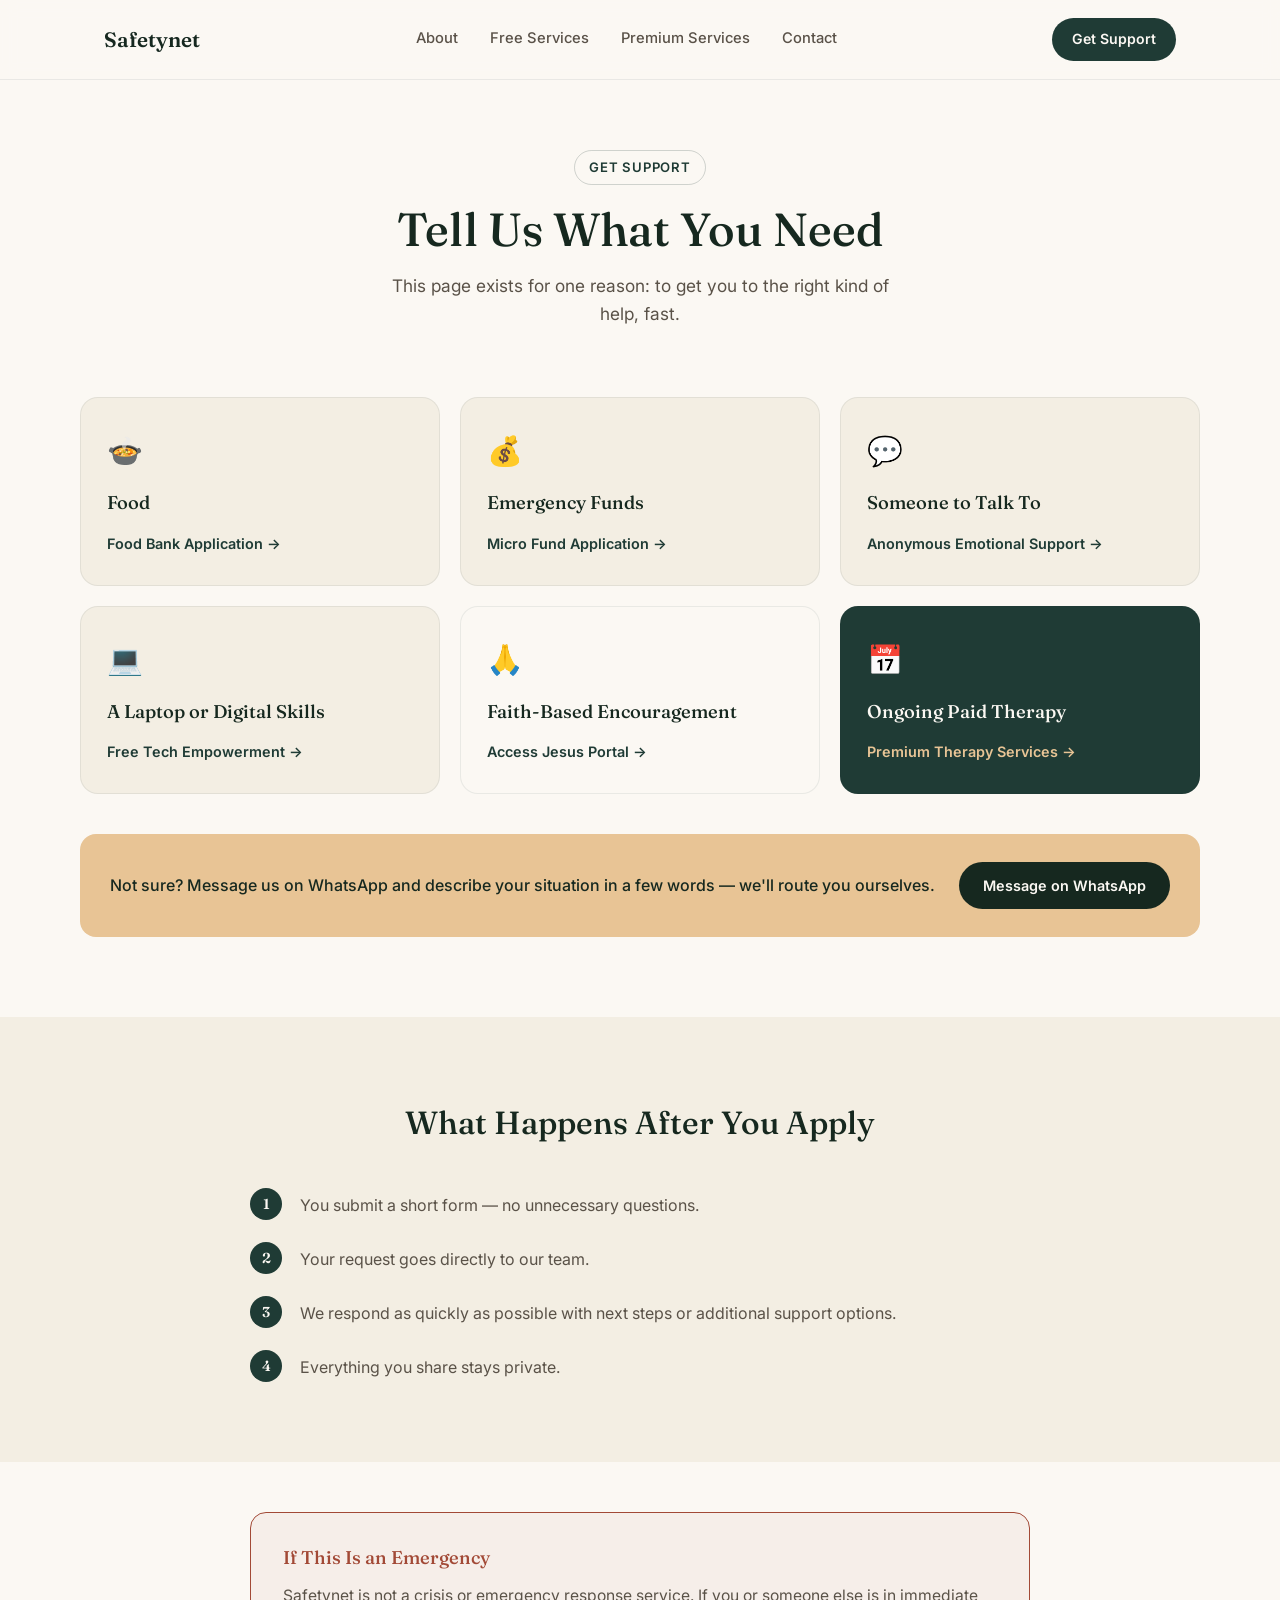
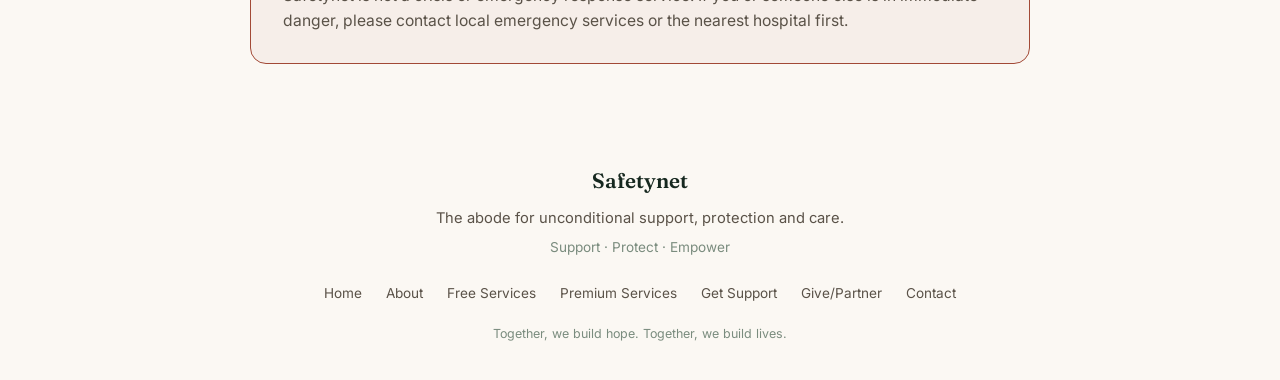
<file: safetynet-get-support.html>
<!DOCTYPE html>
<html lang="en">
<head>
<meta charset="UTF-8">
<meta name="viewport" content="width=device-width, initial-scale=1.0">
<title>Get Support — Safetynet</title>
<link rel="preconnect" href="https://fonts.googleapis.com">
<link href="https://fonts.googleapis.com/css2?family=Fraunces:opsz,wght@9..144,400;9..144,500;9..144,600&family=Inter:wght@400;500;600&display=swap" rel="stylesheet">
<style>
  :root {
    --paper: #FBF8F3;
    --paper-warm: #F3EEE3;
    --pine: #1F3B35;
    --pine-deep: #16281F;
    --gold: #D9A65C;
    --gold-soft: #E8C495;
    --sage: #7A8C7E;
    --ink: #2B2620;
    --ink-soft: #5A5248;
    --danger: #A24936;
  }

  * { margin: 0; padding: 0; box-sizing: border-box; }

  body {
    background: var(--paper);
    color: var(--ink);
    font-family: 'Inter', sans-serif;
    line-height: 1.6;
    -webkit-font-smoothing: antialiased;
  }

  h1, h2, h3 { font-family: 'Fraunces', serif; font-weight: 500; color: var(--pine-deep); }
  a { color: inherit; text-decoration: none; }
  :focus-visible { outline: 2px solid var(--gold); outline-offset: 3px; }
  .wrap { max-width: 1120px; margin: 0 auto; padding: 0 24px; }

  /* NAV */
  nav {
    position: sticky; top: 0; z-index: 50;
    background: rgba(251, 248, 243, 0.92);
    backdrop-filter: blur(8px);
    border-bottom: 1px solid rgba(31, 59, 53, 0.08);
  }
  .nav-inner {
    display: flex; align-items: center; justify-content: space-between;
    padding: 18px 24px; max-width: 1120px; margin: 0 auto;
  }
  .logo { font-family: 'Fraunces', serif; font-size: 1.3rem; font-weight: 600; color: var(--pine-deep); }
  .nav-links { display: flex; gap: 32px; list-style: none; font-size: 0.92rem; font-weight: 500; color: var(--ink-soft); }
  .nav-links a:hover { color: var(--pine); }
  .nav-cta { background: var(--pine); color: var(--paper); padding: 10px 20px; border-radius: 100px; font-size: 0.88rem; font-weight: 600; }
  .nav-mobile-toggle {
    display: none; background: none; border: none; cursor: pointer;
    width: 40px; height: 40px; flex-direction: column; justify-content: center; gap: 5px;
  }
  .nav-mobile-toggle span { width: 22px; height: 2px; background: var(--pine-deep); border-radius: 2px; }
  .nav-mobile-panel {
    display: none; flex-direction: column; gap: 4px;
    padding: 10px 24px 20px; border-top: 1px solid rgba(31,59,53,0.08);
  }
  .nav-mobile-panel a {
    padding: 12px 0; font-size: 1rem; font-weight: 500; color: var(--ink-soft);
    border-bottom: 1px solid rgba(31,59,53,0.06);
  }
  .nav-mobile-panel a:last-child { border-bottom: none; }
  .nav-mobile-panel.open { display: flex; }
  @media (max-width: 860px) {
    .nav-links { display: none; }
    .nav-mobile-toggle { display: flex; }
  }

  /* PAGE HEAD */
  .page-head { padding: 70px 24px 50px; text-align: center; }
  .eyebrow {
    display: inline-block; font-size: 0.82rem; font-weight: 600;
    color: var(--pine); letter-spacing: 0.06em; text-transform: uppercase;
    margin-bottom: 18px; padding: 6px 14px; border: 1px solid rgba(31,59,53,0.2);
    border-radius: 100px;
  }
  .page-head h1 { font-size: clamp(2rem, 4.5vw, 2.9rem); max-width: 680px; margin: 0 auto 16px; line-height: 1.15; }
  .page-head p { color: var(--ink-soft); font-size: 1.08rem; max-width: 540px; margin: 0 auto; }

  /* ROUTING GRID */
  .routing { padding: 20px 24px 80px; }
  .routing-grid {
    display: grid; grid-template-columns: repeat(3, 1fr); gap: 20px;
    max-width: 1120px; margin: 0 auto;
  }
  .route-card {
    background: var(--paper-warm); border: 1px solid rgba(31,59,53,0.08);
    border-radius: 18px; padding: 30px 26px;
    display: flex; flex-direction: column; gap: 14px;
    transition: transform 0.15s ease, box-shadow 0.15s ease;
  }
  .route-card:hover { transform: translateY(-3px); box-shadow: 0 10px 26px rgba(31,59,53,0.08); }
  .route-card .emoji { font-size: 1.8rem; }
  .route-card h3 { font-size: 1.15rem; }
  .route-card .go {
    font-weight: 600; font-size: 0.9rem; color: var(--pine);
    display: flex; align-items: center; gap: 6px; margin-top: auto;
  }
  .route-card.faith { background: var(--paper); }
  .route-card.premium { background: var(--pine); color: var(--paper); }
  .route-card.premium h3 { color: var(--paper); }
  .route-card.premium .go { color: var(--gold-soft); }

  @media (max-width: 860px) { .routing-grid { grid-template-columns: 1fr; } }

  /* NOT SURE STRIP */
  .not-sure {
    max-width: 1120px; margin: 40px auto 0; padding: 28px 30px;
    background: var(--gold-soft); border-radius: 16px;
    display: flex; align-items: center; justify-content: space-between; gap: 20px;
    flex-wrap: wrap;
  }
  .not-sure p { color: var(--pine-deep); font-weight: 500; font-size: 1rem; }
  .not-sure .btn {
    background: var(--pine-deep); color: var(--paper); padding: 12px 24px;
    border-radius: 100px; font-weight: 600; font-size: 0.9rem; white-space: nowrap;
  }

  /* PROCESS */
  .process { padding: 80px 24px; background: var(--paper-warm); }
  .process-inner { max-width: 780px; margin: 0 auto; text-align: center; }
  .process h2 { font-size: clamp(1.5rem, 3vw, 2rem); margin-bottom: 40px; }
  .steps { display: flex; flex-direction: column; gap: 22px; text-align: left; }
  .step { display: flex; gap: 18px; align-items: flex-start; }
  .step-num {
    flex-shrink: 0; width: 32px; height: 32px; border-radius: 50%;
    background: var(--pine); color: var(--paper);
    display: flex; align-items: center; justify-content: center;
    font-family: 'Fraunces', serif; font-size: 0.9rem; font-weight: 600;
  }
  .step p { color: var(--ink-soft); padding-top: 5px; }

  /* EMERGENCY NOTICE */
  .emergency { padding: 50px 24px; }
  .emergency-box {
    max-width: 780px; margin: 0 auto; padding: 30px 32px;
    border: 1.5px solid var(--danger); border-radius: 16px;
    background: rgba(162, 73, 54, 0.05);
  }
  .emergency-box h3 { color: var(--danger); font-size: 1.15rem; margin-bottom: 10px; }
  .emergency-box p { color: var(--ink-soft); font-size: 0.98rem; }

  footer { padding: 50px 24px 36px; text-align: center; }
  footer .logo { justify-content: center; display: flex; margin-bottom: 10px; }
  footer .tagline { color: var(--ink-soft); font-size: 0.92rem; margin-bottom: 6px; }
  footer .motto { color: var(--sage); font-size: 0.85rem; margin-bottom: 24px; }
  .footer-links { display: flex; justify-content: center; gap: 24px; flex-wrap: wrap; font-size: 0.85rem; color: var(--ink-soft); margin-bottom: 20px; }
  .footer-links a:hover { color: var(--pine); }
  footer .copy { font-size: 0.78rem; color: var(--sage); }

  @media (prefers-reduced-motion: reduce) { * { animation: none !important; transition: none !important; } }
</style>
</head>
<body>

<nav>
  <div class="nav-inner">
    <a href="index.html" class="logo">Safetynet</a>
    <ul class="nav-links">
      <li><a href="about.html">About</a></li>
      <li><a href="free-services.html">Free Services</a></li>
      <li><a href="premium-services.html">Premium Services</a></li>
      <li><a href="contact.html">Contact</a></li>
    </ul>
    <a href="get-support.html" class="nav-cta">Get Support</a>
    <button class="nav-mobile-toggle" aria-label="Open menu" aria-expanded="false" id="navToggle">
      <span></span><span></span><span></span>
    </button>
  </div>
  <div class="nav-mobile-panel" id="navPanel">
    <a href="about.html">About</a>
    <a href="free-services.html">Free Services</a>
    <a href="premium-services.html">Premium Services</a>
    <a href="get-support.html">Get Support</a>
    <a href="contact.html">Contact</a>
  </div>
</nav>

<script>
  const navToggle = document.getElementById('navToggle');
  const navPanel = document.getElementById('navPanel');
  navToggle.addEventListener('click', () => {
    const isOpen = navPanel.classList.toggle('open');
    navToggle.setAttribute('aria-expanded', isOpen);
  });
</script>


<section class="page-head">
  <span class="eyebrow">Get Support</span>
  <h1>Tell Us What You Need</h1>
  <p>This page exists for one reason: to get you to the right kind of help, fast.</p>
</section>

<section class="routing">
  <div class="routing-grid">
    <!-- Replace each href below with the live published Google Form link -->
    <a href="https://forms.gle/Vu9bvz36DvpzAedPA" class="route-card">
      <span class="emoji">🍲</span>
      <h3>Food</h3>
      <span class="go">Food Bank Application →</span>
    </a>
    <a href="https://forms.gle/gKoU2ZgX4uNVT1J58" class="route-card">
      <span class="emoji">💰</span>
      <h3>Emergency Funds</h3>
      <span class="go">Micro Fund Application →</span>
    </a>
    <a href="#" class="route-card">
      <span class="emoji">💬</span>
      <h3>Someone to Talk To</h3>
      <span class="go">Anonymous Emotional Support →</span>
    </a>
    <a href="https://forms.gle/eLrWcPH6NDvkujsC9" class="route-card">
      <span class="emoji">💻</span>
      <h3>A Laptop or Digital Skills</h3>
      <span class="go">Free Tech Empowerment →</span>
    </a>
    <a href="#" class="route-card faith">
      <span class="emoji">🙏</span>
      <h3>Faith-Based Encouragement</h3>
      <span class="go">Access Jesus Portal →</span>
    </a>
    <a href="premium-services.html" class="route-card premium">
      <span class="emoji">📅</span>
      <h3>Ongoing Paid Therapy</h3>
      <span class="go">Premium Therapy Services →</span>
    </a>
  </div>

  <div class="not-sure">
    <p>Not sure? Message us on WhatsApp and describe your situation in a few words — we'll route you ourselves.</p>
    <a href="https://wa.me/2348127311177" class="btn">Message on WhatsApp</a>
  </div>
</section>

<section class="process">
  <div class="process-inner">
    <h2>What Happens After You Apply</h2>
    <div class="steps">
      <div class="step">
        <span class="step-num">1</span>
        <p>You submit a short form — no unnecessary questions.</p>
      </div>
      <div class="step">
        <span class="step-num">2</span>
        <p>Your request goes directly to our team.</p>
      </div>
      <div class="step">
        <span class="step-num">3</span>
        <p>We respond as quickly as possible with next steps or additional support options.</p>
      </div>
      <div class="step">
        <span class="step-num">4</span>
        <p>Everything you share stays private.</p>
      </div>
    </div>
  </div>
</section>

<section class="emergency">
  <div class="emergency-box">
    <h3>If This Is an Emergency</h3>
    <p>Safetynet is not a crisis or emergency response service. If you or someone else is in immediate danger, please contact local emergency services or the nearest hospital first.</p>
  </div>
</section>

<footer>
  <a href="index.html" class="logo">Safetynet</a>
  <p class="tagline">The abode for unconditional support, protection and care.</p>
  <p class="motto">Support · Protect · Empower</p>
  <div class="footer-links">
    <a href="index.html">Home</a>
    <a href="about.html">About</a>
    <a href="free-services.html">Free Services</a>
    <a href="premium-services.html">Premium Services</a>
    <a href="get-support.html">Get Support</a>
    <a href="give-partner.html">Give/Partner</a>
    <a href="contact.html">Contact</a>
  </div>
  <p class="copy">Together, we build hope. Together, we build lives.</p>
</footer>

</body>
</html>
</file>
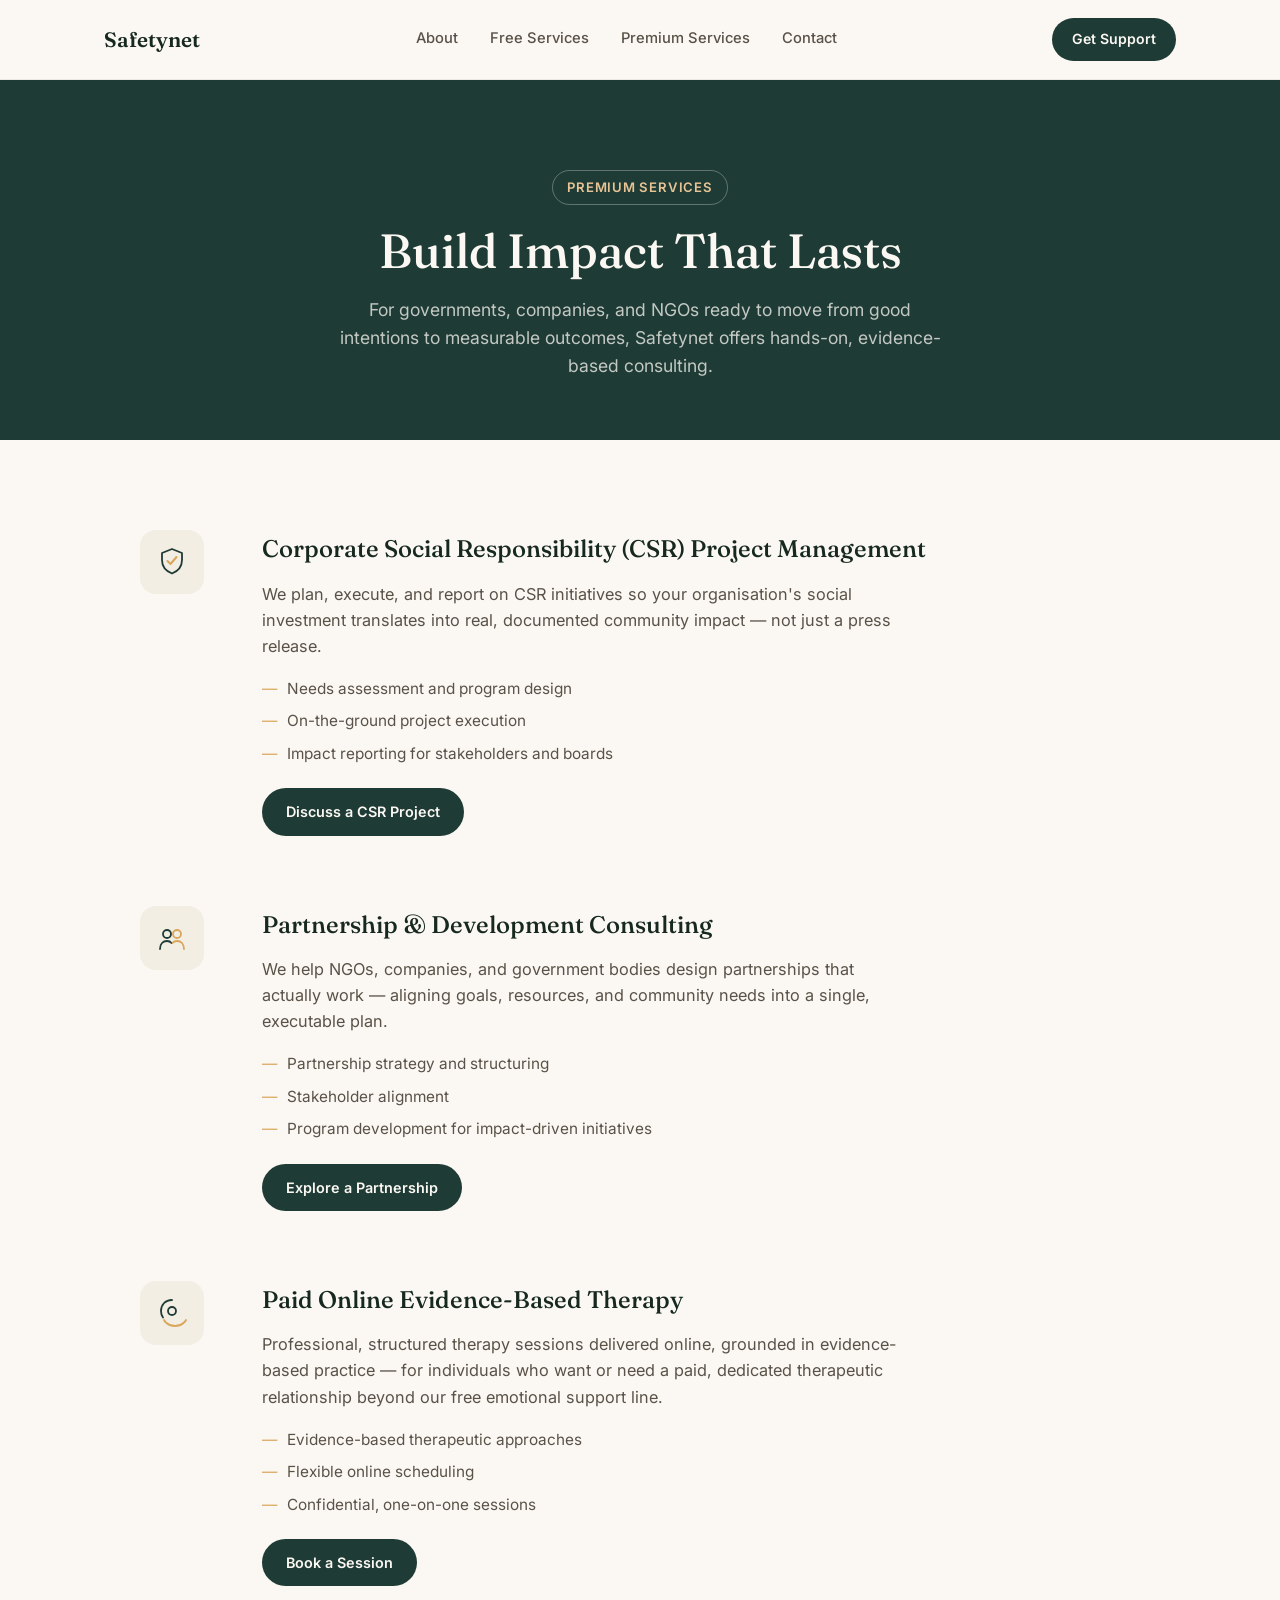
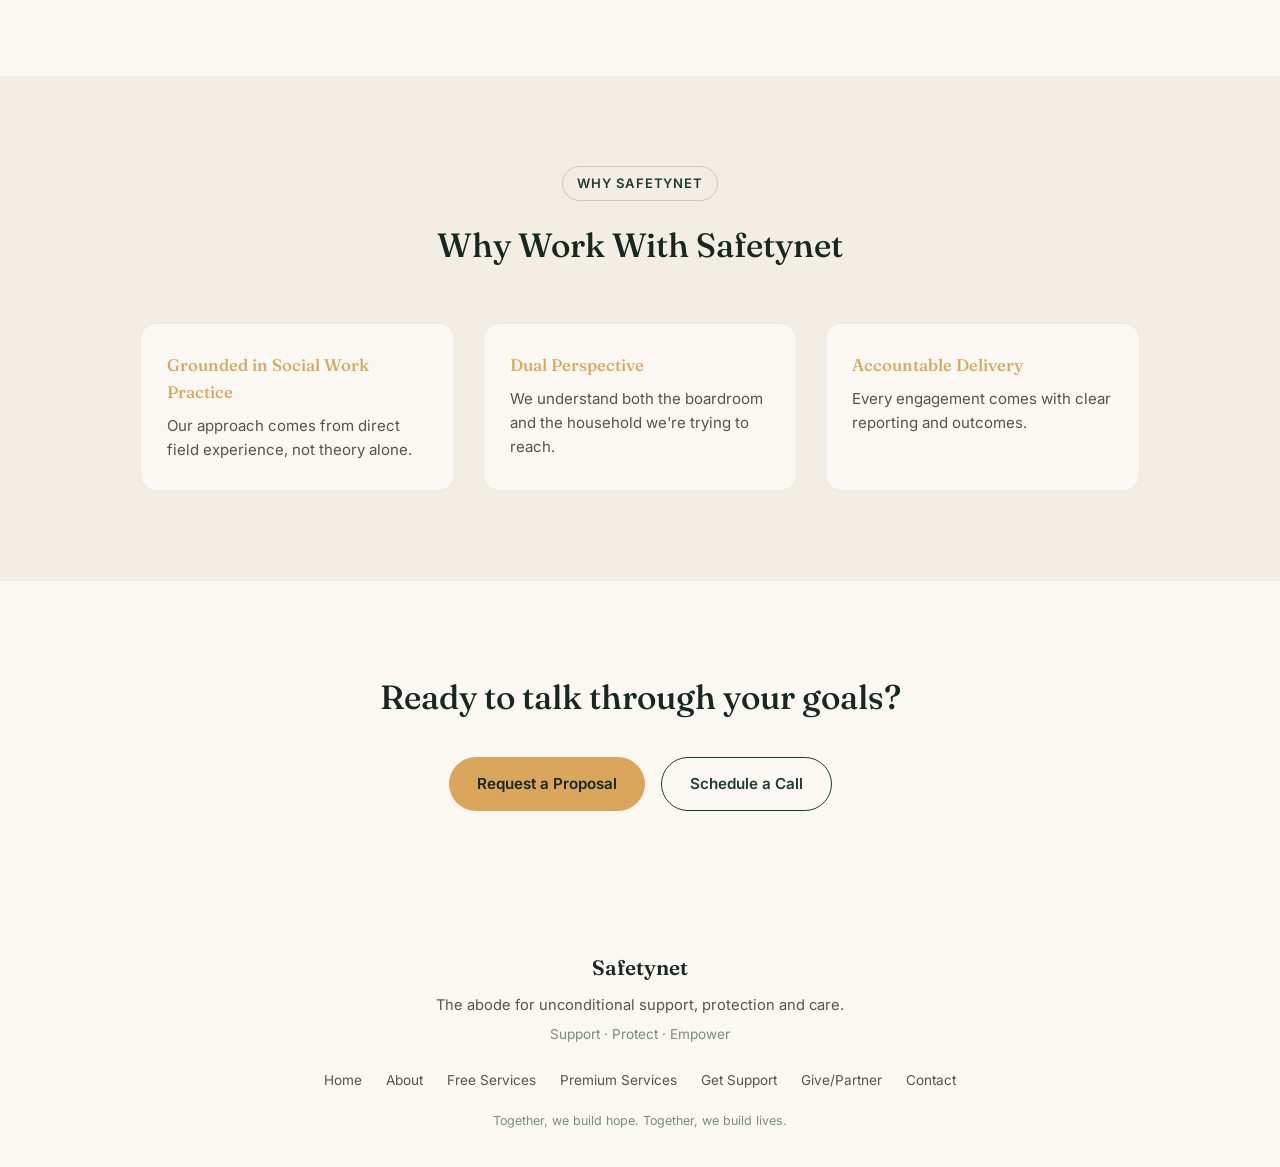
<file: safetynet-premium-services.html>
<!DOCTYPE html>
<html lang="en">
<head>
<meta charset="UTF-8">
<meta name="viewport" content="width=device-width, initial-scale=1.0">
<title>Premium Services — Safetynet</title>
<link rel="preconnect" href="https://fonts.googleapis.com">
<link href="https://fonts.googleapis.com/css2?family=Fraunces:opsz,wght@9..144,400;9..144,500;9..144,600&family=Inter:wght@400;500;600&display=swap" rel="stylesheet">
<style>
  :root {
    --paper: #FBF8F3;
    --paper-warm: #F3EEE3;
    --pine: #1F3B35;
    --pine-deep: #16281F;
    --gold: #D9A65C;
    --gold-soft: #E8C495;
    --sage: #7A8C7E;
    --ink: #2B2620;
    --ink-soft: #5A5248;
  }

  * { margin: 0; padding: 0; box-sizing: border-box; }
  body {
    background: var(--paper); color: var(--ink);
    font-family: 'Inter', sans-serif; line-height: 1.6;
    -webkit-font-smoothing: antialiased;
  }
  h1, h2, h3 { font-family: 'Fraunces', serif; font-weight: 500; color: var(--pine-deep); }
  a { color: inherit; text-decoration: none; }
  :focus-visible { outline: 2px solid var(--gold); outline-offset: 3px; }

  /* NAV */
  nav {
    position: sticky; top: 0; z-index: 50;
    background: rgba(251, 248, 243, 0.92);
    backdrop-filter: blur(8px);
    border-bottom: 1px solid rgba(31, 59, 53, 0.08);
  }
  .nav-inner { display: flex; align-items: center; justify-content: space-between; padding: 18px 24px; max-width: 1120px; margin: 0 auto; }
  .logo { font-family: 'Fraunces', serif; font-size: 1.3rem; font-weight: 600; color: var(--pine-deep); }
  .nav-links { display: flex; gap: 32px; list-style: none; font-size: 0.92rem; font-weight: 500; color: var(--ink-soft); }
  .nav-links a:hover { color: var(--pine); }
  .nav-cta { background: var(--pine); color: var(--paper); padding: 10px 20px; border-radius: 100px; font-size: 0.88rem; font-weight: 600; }
  .nav-mobile-toggle {
    display: none; background: none; border: none; cursor: pointer;
    width: 40px; height: 40px; flex-direction: column; justify-content: center; gap: 5px;
  }
  .nav-mobile-toggle span { width: 22px; height: 2px; background: var(--pine-deep); border-radius: 2px; }
  .nav-mobile-panel {
    display: none; flex-direction: column; gap: 4px;
    padding: 10px 24px 20px; border-top: 1px solid rgba(31,59,53,0.08);
  }
  .nav-mobile-panel a { padding: 12px 0; font-size: 1rem; font-weight: 500; color: var(--ink-soft); border-bottom: 1px solid rgba(31,59,53,0.06); }
  .nav-mobile-panel a:last-child { border-bottom: none; }
  .nav-mobile-panel.open { display: flex; }
  @media (max-width: 860px) {
    .nav-links { display: none; }
    .nav-mobile-toggle { display: flex; }
  }

  /* HERO */
  .page-head { padding: 90px 24px 60px; background: var(--pine); color: var(--paper); text-align: center; }
  .eyebrow {
    display: inline-block; font-size: 0.82rem; font-weight: 600; letter-spacing: 0.06em;
    text-transform: uppercase; margin-bottom: 18px; padding: 6px 14px;
    border: 1px solid rgba(251,248,243,0.3); border-radius: 100px; color: var(--gold-soft);
  }
  .page-head h1 { color: var(--paper); font-size: clamp(2.1rem, 4.5vw, 3rem); max-width: 700px; margin: 0 auto 18px; line-height: 1.15; }
  .page-head p { color: rgba(251,248,243,0.75); font-size: 1.1rem; max-width: 620px; margin: 0 auto; }

  /* SERVICES */
  .services { padding: 90px 24px; }
  .service-block {
    max-width: 1000px; margin: 0 auto 70px;
    display: grid; grid-template-columns: 90px 1fr; gap: 32px;
  }
  .service-block:last-child { margin-bottom: 0; }
  .service-icon {
    width: 64px; height: 64px; border-radius: 16px; background: var(--paper-warm);
    display: flex; align-items: center; justify-content: center;
  }
  .service-block h2 { font-size: 1.5rem; margin-bottom: 12px; }
  .service-block > div > p.desc { color: var(--ink-soft); font-size: 1.02rem; margin-bottom: 18px; max-width: 640px; }
  .service-list { list-style: none; display: flex; flex-direction: column; gap: 8px; margin-bottom: 22px; }
  .service-list li { display: flex; align-items: flex-start; gap: 10px; color: var(--ink-soft); font-size: 0.96rem; }
  .service-list li::before { content: "—"; color: var(--gold); flex-shrink: 0; }
  .service-cta {
    display: inline-flex; padding: 12px 24px; border-radius: 100px;
    background: var(--pine); color: var(--paper); font-weight: 600; font-size: 0.9rem;
  }
  @media (max-width: 700px) {
    .service-block { grid-template-columns: 1fr; }
  }

  /* WHY */
  .why { padding: 90px 24px; background: var(--paper-warm); }
  .why-inner { max-width: 1000px; margin: 0 auto; }
  .why-head { text-align: center; margin-bottom: 50px; }
  .why-head h2 { font-size: clamp(1.6rem, 3vw, 2.1rem); }
  .why-grid { display: grid; grid-template-columns: repeat(3, 1fr); gap: 28px; }
  .why-card { background: var(--paper); border-radius: 16px; padding: 28px 26px; border: 1px solid rgba(31,59,53,0.08); }
  .why-card h3 { font-size: 1.05rem; margin-bottom: 8px; color: var(--gold); }
  .why-card p { color: var(--ink-soft); font-size: 0.94rem; }
  @media (max-width: 860px) { .why-grid { grid-template-columns: 1fr; } }

  /* CTA */
  .cta-strip { padding: 90px 24px; text-align: center; }
  .cta-strip h2 { font-size: clamp(1.6rem, 3vw, 2.1rem); margin-bottom: 32px; }
  .btn-row { display: flex; gap: 16px; justify-content: center; flex-wrap: wrap; }
  .btn { display: inline-flex; align-items: center; gap: 8px; padding: 14px 28px; border-radius: 100px; font-size: 0.95rem; font-weight: 600; transition: transform 0.15s ease, box-shadow 0.15s ease; }
  .btn-primary { background: var(--gold); color: var(--pine-deep); }
  .btn-primary:hover { transform: translateY(-1px); box-shadow: 0 6px 18px rgba(217,166,92,0.35); }
  .btn-secondary { background: transparent; color: var(--pine); border: 1.5px solid var(--pine); }
  .btn-secondary:hover { background: var(--pine); color: var(--paper); }

  footer { padding: 50px 24px 36px; text-align: center; }
  footer .logo { justify-content: center; display: flex; margin-bottom: 10px; }
  footer .tagline { color: var(--ink-soft); font-size: 0.92rem; margin-bottom: 6px; }
  footer .motto { color: var(--sage); font-size: 0.85rem; margin-bottom: 24px; }
  .footer-links { display: flex; justify-content: center; gap: 24px; flex-wrap: wrap; font-size: 0.85rem; color: var(--ink-soft); margin-bottom: 20px; }
  .footer-links a:hover { color: var(--pine); }
  footer .copy { font-size: 0.78rem; color: var(--sage); }

  @media (prefers-reduced-motion: reduce) { * { animation: none !important; transition: none !important; } }
</style>
</head>
<body>

<nav>
  <div class="nav-inner">
    <a href="index.html" class="logo">Safetynet</a>
    <ul class="nav-links">
      <li><a href="about.html">About</a></li>
      <li><a href="free-services.html">Free Services</a></li>
      <li><a href="premium-services.html">Premium Services</a></li>
      <li><a href="contact.html">Contact</a></li>
    </ul>
    <a href="get-support.html" class="nav-cta">Get Support</a>
    <button class="nav-mobile-toggle" aria-label="Open menu" aria-expanded="false" id="navToggle">
      <span></span><span></span><span></span>
    </button>
  </div>
  <div class="nav-mobile-panel" id="navPanel">
    <a href="about.html">About</a>
    <a href="free-services.html">Free Services</a>
    <a href="premium-services.html">Premium Services</a>
    <a href="get-support.html">Get Support</a>
    <a href="contact.html">Contact</a>
  </div>
</nav>

<section class="page-head">
  <span class="eyebrow">Premium Services</span>
  <h1>Build Impact That Lasts</h1>
  <p>For governments, companies, and NGOs ready to move from good intentions to measurable outcomes, Safetynet offers hands-on, evidence-based consulting.</p>
</section>

<section class="services">
  <div class="service-block">
    <div class="service-icon">
      <svg width="34" height="34" viewBox="0 0 34 34" fill="none" xmlns="http://www.w3.org/2000/svg">
        <path d="M17 4L27 8V15C27 22 22 26.5 17 28.5C12 26.5 7 22 7 15V8L17 4Z" stroke="#1F3B35" stroke-width="1.8" stroke-linejoin="round"/>
        <path d="M12.5 16L15.5 19L21.5 12" stroke="#D9A65C" stroke-width="2" stroke-linecap="round" stroke-linejoin="round"/>
      </svg>
    </div>
    <div>
      <h2>Corporate Social Responsibility (CSR) Project Management</h2>
      <p class="desc">We plan, execute, and report on CSR initiatives so your organisation's social investment translates into real, documented community impact — not just a press release.</p>
      <ul class="service-list">
        <li>Needs assessment and program design</li>
        <li>On-the-ground project execution</li>
        <li>Impact reporting for stakeholders and boards</li>
      </ul>
      <a href="contact.html" class="service-cta">Discuss a CSR Project</a>
    </div>
  </div>

  <div class="service-block">
    <div class="service-icon">
      <svg width="34" height="34" viewBox="0 0 34 34" fill="none" xmlns="http://www.w3.org/2000/svg">
        <circle cx="12" cy="13" r="4" stroke="#1F3B35" stroke-width="1.8"/>
        <circle cx="22" cy="13" r="4" stroke="#D9A65C" stroke-width="1.8"/>
        <path d="M5 28C5 23 8 20 12 20C14 20 15.5 20.8 16.5 22" stroke="#1F3B35" stroke-width="1.8" stroke-linecap="round"/>
        <path d="M29 28C29 23 26 20 22 20C20 20 18.5 20.8 17.5 22" stroke="#D9A65C" stroke-width="1.8" stroke-linecap="round"/>
      </svg>
    </div>
    <div>
      <h2>Partnership &amp; Development Consulting</h2>
      <p class="desc">We help NGOs, companies, and government bodies design partnerships that actually work — aligning goals, resources, and community needs into a single, executable plan.</p>
      <ul class="service-list">
        <li>Partnership strategy and structuring</li>
        <li>Stakeholder alignment</li>
        <li>Program development for impact-driven initiatives</li>
      </ul>
      <a href="contact.html" class="service-cta">Explore a Partnership</a>
    </div>
  </div>

  <div class="service-block">
    <div class="service-icon">
      <svg width="34" height="34" viewBox="0 0 34 34" fill="none" xmlns="http://www.w3.org/2000/svg">
        <path d="M9 24C9 24 12 30 20 30C28 30 31 24 31 24" stroke="#D9A65C" stroke-width="1.8" stroke-linecap="round"/>
        <path d="M17 4C10 4 6 9 6 15C6 19 8 21.5 8 21.5" stroke="#1F3B35" stroke-width="1.8" stroke-linecap="round"/>
        <circle cx="17" cy="15" r="4" stroke="#1F3B35" stroke-width="1.8"/>
      </svg>
    </div>
    <div>
      <h2>Paid Online Evidence-Based Therapy</h2>
      <p class="desc">Professional, structured therapy sessions delivered online, grounded in evidence-based practice — for individuals who want or need a paid, dedicated therapeutic relationship beyond our free emotional support line.</p>
      <ul class="service-list">
        <li>Evidence-based therapeutic approaches</li>
        <li>Flexible online scheduling</li>
        <li>Confidential, one-on-one sessions</li>
      </ul>
      <a href="contact.html" class="service-cta">Book a Session</a>
    </div>
  </div>
</section>

<section class="why">
  <div class="why-inner">
    <div class="why-head">
      <span class="eyebrow" style="color: var(--pine); border-color: rgba(31,59,53,0.2);">Why Safetynet</span>
      <h2>Why Work With Safetynet</h2>
    </div>
    <div class="why-grid">
      <div class="why-card">
        <h3>Grounded in Social Work Practice</h3>
        <p>Our approach comes from direct field experience, not theory alone.</p>
      </div>
      <div class="why-card">
        <h3>Dual Perspective</h3>
        <p>We understand both the boardroom and the household we're trying to reach.</p>
      </div>
      <div class="why-card">
        <h3>Accountable Delivery</h3>
        <p>Every engagement comes with clear reporting and outcomes.</p>
      </div>
    </div>
  </div>
</section>

<section class="cta-strip">
  <h2>Ready to talk through your goals?</h2>
  <div class="btn-row">
    <a href="contact.html" class="btn btn-primary">Request a Proposal</a>
    <a href="contact.html" class="btn btn-secondary">Schedule a Call</a>
  </div>
</section>

<footer>
  <a href="index.html" class="logo">Safetynet</a>
  <p class="tagline">The abode for unconditional support, protection and care.</p>
  <p class="motto">Support · Protect · Empower</p>
  <div class="footer-links">
    <a href="index.html">Home</a>
    <a href="about.html">About</a>
    <a href="free-services.html">Free Services</a>
    <a href="premium-services.html">Premium Services</a>
    <a href="get-support.html">Get Support</a>
    <a href="give-partner.html">Give/Partner</a>
    <a href="contact.html">Contact</a>
  </div>
  <p class="copy">Together, we build hope. Together, we build lives.</p>
</footer>

<script>
  const navToggle = document.getElementById('navToggle');
  const navPanel = document.getElementById('navPanel');
  navToggle.addEventListener('click', () => {
    const isOpen = navPanel.classList.toggle('open');
    navToggle.setAttribute('aria-expanded', isOpen);
  });
</script>

</body>
</html>
</file>
<file: assets/imagery.css>
/* Human imagery additions, using the existing Safetynet palette. */
.founder-portrait { display: block; width: 190px; height: 230px; object-fit: cover; object-position: center 40%; border-radius: 24px; border: 4px solid var(--paper); box-shadow: 0 8px 24px rgba(31,59,53,.1); }
.founder cite { margin-top: 16px; }
.founder blockquote + .founder-portrait { width: 88px; height: 88px; border-radius: 50%; object-position: center 32%; margin: 0 auto; }
.hero .hero-inner { display: grid; grid-template-columns: 1.1fr 1fr; align-items: center; gap: 42px; }
.hero { padding-top: 70px; padding-bottom: 70px; }
.hero-copy { min-width: 0; }
.hero h1 { font-size: clamp(2.2rem, 4.1vw, 3.3rem); }
.human-photo { margin: 0; min-width: 0; }
.human-photo img { display: block; width: 100%; height: auto; border-radius: 20px; }
.hero-photo { position: relative; }
.hero-photo img { aspect-ratio: 1.12; object-fit: cover; object-position: center; border-radius: 100px 20px 20px 20px; box-shadow: 0 18px 45px rgba(31,59,53,.12); }
.hero-photo::after { content: ''; position: absolute; inset: 0; pointer-events: none; border-radius: 100px 20px 20px 20px; background: linear-gradient(90deg, rgba(251,248,243,.24), transparent 35%); }
.photo-caption { font-size: .75rem; color: var(--ink-soft); margin-top: 10px; line-height: 1.5; }
.community-photo { max-width: 900px; margin: 0 auto 54px; padding: 0 24px; }
.community-photo img { aspect-ratio: 2.35; object-fit: cover; object-position: center 40%; }
.service-photo-pair { display: grid; grid-template-columns: 1fr 1fr; gap: 22px; max-width: 900px; margin: 0 auto 36px; }
.service-photo-pair img { aspect-ratio: 1.55; object-fit: cover; }
.closing.photo-background { position: relative; isolation: isolate; overflow: hidden; background: var(--pine); padding-top: 100px; padding-bottom: 100px; }
.photo-background > .background-photo { position: absolute; inset: 0; width: 100%; height: 100%; object-fit: cover; object-position: center 38%; z-index: -2; }
.photo-background::before { content: ''; position: absolute; inset: 0; background: rgba(22,40,31,.79); z-index: -1; }
.photo-background .photo-caption { color: rgba(251,248,243,.8); margin-top: 24px; }
.route-card .route-icon { width: 52px; height: 52px; display: flex; align-items: center; justify-content: center; border-radius: 14px; background: var(--paper); color: var(--pine); }
.route-icon svg { width: 29px; height: 29px; }
.route-icon .accent { stroke: var(--gold); }
.route-card.premium .route-icon { background: rgba(251,248,243,.1); color: var(--paper); }
@media (max-width: 860px) {
  .hero .hero-inner { grid-template-columns: 1fr; gap: 34px; }
  .hero { padding-top: 48px; padding-bottom: 48px; }
  .hero-photo img { aspect-ratio: 1.6; border-radius: 48px 16px 16px 16px; }
  .hero-photo::after { border-radius: 48px 16px 16px 16px; }
  .community-photo img { aspect-ratio: 1.5; }
}
@media (max-width: 540px) {
  .service-photo-pair { grid-template-columns: 1fr; }
  .photo-background > .background-photo { object-position: 48% center; }
}
</file>
<file: assets/icons.css>
/* Shared, locally rendered two-tone icon system. */
.sn-icon { color: var(--pine); display: block; flex-shrink: 0; }
.sn-icon .icon-accent { stroke: var(--gold); }
.sn-icon .icon-wash { fill: var(--gold); fill-opacity: .13; }
.promise-card .sn-icon, .value-card .sn-icon { width: 58px; height: 58px; padding: 11px; border-radius: 17px; background: var(--paper-warm); margin-bottom: 20px; }
.offer-card .sn-icon { width: 56px; height: 56px; padding: 10px; border-radius: 16px; background: rgba(31,59,53,.05); }
.offer-card.free .sn-icon { color: var(--paper); background: rgba(251,248,243,.09); }
.offer-card.free .icon-accent, .give-card.featured .icon-accent, .route-card.premium .icon-accent { stroke: var(--gold-soft); }
.icon-wrap .sn-icon, .route-icon .sn-icon { width: 32px; height: 32px; }
.give-card.featured .sn-icon, .route-card.premium .sn-icon { color: var(--paper); }
.founder .sn-icon { width: 56px; height: 56px; margin: 0 auto 28px; color: var(--pine); }
.qr-box .sn-icon { width: 58px; height: 58px; }
.qr-card a { display: block; border-radius: 12px; }
.qr-card a:hover .qr-box { background: var(--gold-soft); }
</file>
<file: assets/navigation.css>
/* Allow the longer pathway labels room before switching to mobile navigation. */
.nav-links { gap: 8px; align-items: center; }
.nav-links a { display: inline-block; padding: 9px 12px; border-radius: 999px; transition: color .18s ease, background-color .18s ease, box-shadow .18s ease, transform .18s ease; }
.nav-links > li > a:hover, .nav-links > li > a:focus-visible { color: var(--pine-deep); background: var(--paper-warm); box-shadow: 0 7px 18px rgba(22,40,31,.08); transform: translateY(-1px); }
.nav-links a[aria-current="page"], .nav-mobile-panel a[aria-current="page"] { background: var(--paper-warm); color: var(--pine-deep); box-shadow: inset 0 0 0 1px var(--gold-soft); font-weight: 600; }
.nav-inner .logo[aria-current="page"] { border-radius: 999px; outline: 1px solid var(--gold-soft); outline-offset: 8px; background: var(--paper-warm); }
.nav-cta[aria-current="page"] { box-shadow: 0 0 0 3px var(--gold-soft); }
.nav-mobile-panel a { padding-left: 14px; padding-right: 14px; border-radius: 999px; }
.nav-links a, .nav-cta { white-space: nowrap; }
.nav-dropdown { position: relative; }
.nav-dropdown-toggle { display: inline-flex; align-items: center; gap: 9px; padding: 9px 12px; border: 0; border-radius: 999px; background: transparent; color: var(--ink-soft); font: inherit; font-weight: 500; cursor: pointer; white-space: nowrap; transition: color .18s ease, background-color .18s ease, box-shadow .18s ease, transform .18s ease; }
.nav-chevron { display: inline-block; width: 7px; height: 7px; border-right: 1.5px solid currentColor; border-bottom: 1.5px solid currentColor; transform: translateY(-2px) rotate(45deg); transform-origin: center; transition: transform .18s ease; }
.nav-dropdown-toggle:hover, .nav-dropdown-toggle:focus-visible, .nav-dropdown.current-group .nav-dropdown-toggle, .nav-dropdown.open .nav-dropdown-toggle { color: var(--pine-deep); background: var(--paper-warm); }
.nav-dropdown-toggle:hover, .nav-dropdown-toggle:focus-visible, .nav-dropdown.open .nav-dropdown-toggle { box-shadow: 0 7px 18px rgba(22,40,31,.08); transform: translateY(-1px); }
.nav-dropdown.current-group .nav-dropdown-toggle { box-shadow: inset 0 0 0 1px var(--gold-soft); font-weight: 600; }
.nav-dropdown.open .nav-dropdown-toggle .nav-chevron, .nav-mobile-group[open] summary .nav-chevron { transform: translateY(2px) rotate(225deg); }
.nav-dropdown-menu { position: absolute; z-index: 80; top: calc(100% + 10px); left: 50%; width: 270px; padding: 10px; border: 1px solid rgba(31,59,53,.12); border-radius: 16px; background: var(--paper); box-shadow: 0 18px 45px rgba(22,40,31,.15); opacity: 0; visibility: hidden; pointer-events: none; transform: translate(-50%, -6px); transition: opacity .16s ease, transform .16s ease, visibility .16s; }
.nav-dropdown.open .nav-dropdown-menu { opacity: 1; visibility: visible; pointer-events: auto; transform: translate(-50%, 0); }
.nav-dropdown-menu a { display: block; padding: 11px 12px; border-radius: 11px; white-space: normal; transition: background-color .16s ease, transform .16s ease; }
.nav-dropdown-menu a:hover, .nav-dropdown-menu a:focus-visible { background: var(--paper-warm); transform: translateX(3px); }
.nav-dropdown-menu a span { display: block; color: var(--pine-deep); font-weight: 600; }
.nav-dropdown-menu a small { display: block; margin-top: 2px; color: var(--ink-soft); font-size: .74rem; font-weight: 400; line-height: 1.35; }
.nav-mobile-group { border-radius: 14px; }
.nav-mobile-group summary { display: flex; align-items: center; justify-content: space-between; padding: 12px 14px; border-radius: 999px; color: var(--ink-soft); font-weight: 600; cursor: pointer; list-style: none; }
.nav-mobile-group summary::-webkit-details-marker { display: none; }
.nav-mobile-group.current-group > summary { color: var(--pine-deep); background: var(--paper-warm); box-shadow: inset 0 0 0 1px var(--gold-soft); }
.nav-mobile-submenu { display: grid; gap: 4px; padding: 6px 0 8px 16px; }
.nav-mobile-panel .nav-mobile-submenu a { padding: 10px 14px; border-bottom: 0; font-size: .94rem; }
@media (max-width: 1200px) {
  .nav-links { display: none; }
  .nav-mobile-toggle { display: flex; }
}
@media (min-width: 1201px) {
  .nav-mobile-panel.open { display: none; }
}
</file>
<file: assets/availability.css>
.availability-note { display: inline-block; color: var(--pine); font-size: .9rem; font-weight: 600; line-height: 1.5; }
.give-card.featured .availability-note { color: var(--gold-soft); }
.route-card.unavailable { cursor: default; }
.route-card.unavailable:hover { transform: none; box-shadow: none; }
</file>
<file: assets/access-jesus.css>
.portal-hero { padding: 88px 24px 64px; text-align: center; background: radial-gradient(circle at 50% 0, rgba(232,196,149,.28), transparent 48%); }
.portal-hero h1 { font-size: clamp(2.35rem, 5vw, 4rem); max-width: 800px; margin: 0 auto 20px; line-height: 1.08; }
.portal-hero p { color: var(--ink-soft); font-size: 1.08rem; max-width: 680px; margin: 0 auto; }
.portal-hero .hero-actions { display: flex; flex-wrap: wrap; justify-content: center; gap: 12px; margin-top: 28px; }
.portal-btn { display: inline-flex; align-items: center; justify-content: center; min-height: 46px; padding: 11px 22px; border-radius: 999px; background: var(--pine); color: var(--paper); font-weight: 600; font-size: .92rem; }
.portal-btn.secondary { background: transparent; color: var(--pine); border: 1px solid rgba(31,59,53,.3); }
.portal-intro { max-width: 960px; margin: 0 auto; padding: 0 24px 64px; }
.portal-intro-grid { display: grid; grid-template-columns: 1.1fr .9fr; gap: 24px; }
.portal-panel { padding: 30px; border-radius: 20px; background: var(--paper-warm); border: 1px solid rgba(31,59,53,.09); }
.portal-panel h2 { font-size: 1.55rem; margin-bottom: 12px; }
.portal-panel p, .portal-panel li { color: var(--ink-soft); }
.portal-panel ol { padding-left: 22px; }
.portal-panel li + li { margin-top: 8px; }
.resource-section { padding: 72px 24px 92px; background: var(--paper-warm); }
.resource-heading { max-width: 720px; margin: 0 auto 38px; text-align: center; }
.resource-heading h2 { font-size: clamp(1.9rem, 4vw, 2.7rem); margin-bottom: 12px; }
.resource-heading p { color: var(--ink-soft); }
.resource-grid { max-width: 1100px; margin: 0 auto; display: grid; grid-template-columns: repeat(2, minmax(0, 1fr)); gap: 22px; }
.resource-card { position: relative; min-height: 300px; padding: 32px; border-radius: 22px; background: var(--paper); border: 1px solid rgba(31,59,53,.1); display: flex; flex-direction: column; align-items: flex-start; }
.resource-number { display: inline-grid; place-items: center; width: 46px; height: 46px; border-radius: 50%; background: var(--pine); color: var(--paper); font-family: 'Fraunces', serif; font-size: 1.15rem; margin-bottom: 22px; }
.resource-card h3 { font-size: 1.45rem; margin-bottom: 10px; }
.resource-card p { color: var(--ink-soft); margin-bottom: 22px; }
.resource-meta { margin-top: auto; margin-bottom: 14px; color: var(--sage); font-size: .82rem; font-weight: 600; text-transform: uppercase; letter-spacing: .06em; }
.resource-card .portal-btn { width: 100%; }
.portal-note { max-width: 960px; margin: 64px auto; padding: 0 24px; }
.portal-note-inner { padding: 34px; border: 1px solid rgba(31,59,53,.12); border-radius: 20px; }
.portal-note h2 { font-size: 1.55rem; margin-bottom: 12px; }
.portal-note p { color: var(--ink-soft); }
.portal-note p + p { margin-top: 12px; }
.portal-closing { padding: 72px 24px; background: var(--pine); color: var(--paper); text-align: center; }
.portal-closing h2 { color: var(--paper); font-size: clamp(1.8rem, 4vw, 2.5rem); margin-bottom: 14px; }
.portal-closing p { color: rgba(251,248,243,.78); max-width: 620px; margin: 0 auto 26px; }
.portal-closing .portal-btn { background: var(--gold); color: var(--pine-deep); }
@media (max-width: 760px) {
  .portal-hero { padding-top: 64px; }
  .portal-intro-grid, .resource-grid { grid-template-columns: 1fr; }
  .portal-panel, .resource-card, .portal-note-inner { padding: 24px; }
}
</file>
<file: assets/certificate-admin.css>
:root {
  --paper: #fbf8f3;
  --paper-warm: #f3eee3;
  --pine: #1f3b35;
  --pine-deep: #16281f;
  --gold: #d9a65c;
  --gold-soft: #e8c495;
  --sage: #7a8c7e;
  --ink: #2b2620;
  --ink-soft: #5a5248;
  --danger: #8e352f;
  box-sizing: border-box;
}
*, *::before, *::after { box-sizing: inherit; }
body { margin: 0; background: var(--paper); color: var(--ink); font: 16px/1.55 Arial, sans-serif; }
button, input { font: inherit; }
button { cursor: pointer; }
button:disabled { cursor: wait; opacity: .62; }
:focus-visible { outline: 3px solid var(--gold); outline-offset: 3px; }
.admin-header { display: flex; align-items: center; justify-content: space-between; gap: 24px; padding: 18px max(24px, calc((100vw - 1180px) / 2)); border-bottom: 1px solid rgba(31,59,53,.1); background: rgba(251,248,243,.95); }
.admin-header > div { display: flex; align-items: center; gap: 16px; }
.brand { color: var(--pine-deep); font: 700 1.35rem Georgia, serif; text-decoration: none; }
.private-label { color: var(--ink-soft); font-size: .84rem; }
.text-button { padding: 6px 0; border: 0; background: transparent; color: var(--pine); font-weight: 700; text-decoration: underline; }
main { width: min(1180px, calc(100% - 40px)); margin: 0 auto; padding: 64px 0 100px; }
h1, h2 { margin: 0; color: var(--pine-deep); font-family: Georgia, serif; font-weight: 500; line-height: 1.15; }
h1 { font-size: clamp(2rem, 5vw, 3.3rem); }
h2 { font-size: 1.55rem; }
p { color: var(--ink-soft); }
.eyebrow { display: inline-block; margin-bottom: 12px; color: var(--pine); font-size: .76rem; font-weight: 800; letter-spacing: .08em; text-transform: uppercase; }
.auth-card { width: min(620px, 100%); margin: 5vh auto 0; padding: clamp(28px, 6vw, 52px); border: 1px solid rgba(31,59,53,.1); border-radius: 24px; background: var(--paper-warm); box-shadow: 0 24px 60px rgba(22,40,31,.08); }
.auth-card > p { margin: 18px 0 28px; }
label { display: block; color: var(--pine-deep); font-size: .88rem; font-weight: 700; }
label small { color: var(--sage); font-weight: 400; }
input { width: 100%; margin-top: 7px; padding: 13px 14px; border: 1.5px solid rgba(31,59,53,.2); border-radius: 10px; background: #fffdf9; color: var(--ink); }
.primary-button, .secondary-button { display: inline-flex; align-items: center; justify-content: center; min-height: 44px; padding: 11px 20px; border-radius: 999px; font-weight: 800; }
.primary-button { border: 0; background: var(--pine); color: var(--paper); }
.primary-button:hover:not(:disabled) { background: var(--pine-deep); }
.secondary-button { border: 1px solid rgba(31,59,53,.25); background: transparent; color: var(--pine-deep); }
.secondary-button:hover:not(:disabled) { background: var(--paper-warm); }
.auth-card .primary-button { width: 100%; margin-top: 18px; }
.status { min-height: 1.5em; margin: 14px 0 0; font-size: .88rem; }
.status.success { color: #28633f; }
.status.error { color: var(--danger); }
.dashboard-heading, .section-heading { display: flex; align-items: flex-end; justify-content: space-between; gap: 24px; }
.dashboard-heading { margin-bottom: 34px; }
.dashboard-heading p { max-width: 700px; margin: 14px 0 0; }
.session-badge { flex: 0 0 auto; padding: 8px 13px; border-radius: 999px; background: #e4eee6; color: #28633f; font-size: .78rem; font-weight: 800; }
.admin-grid { display: grid; grid-template-columns: minmax(0, 1.65fr) minmax(260px, .7fr); gap: 24px; }
.admin-card, .records-section, .certificate-section { border: 1px solid rgba(31,59,53,.1); border-radius: 20px; background: var(--paper-warm); padding: clamp(24px, 4vw, 36px); }
.field-grid { display: grid; grid-template-columns: 1fr 1fr; gap: 18px; margin-top: 24px; }
.full-field { grid-column: 1 / -1; }
.approval-check { display: grid; grid-template-columns: 20px 1fr; gap: 11px; margin: 24px 0 18px; color: var(--ink-soft); font-weight: 500; }
.approval-check input { width: 18px; height: 18px; margin: 2px 0 0; accent-color: var(--pine); }
.guidance-card ol { margin: 22px 0; padding-left: 22px; color: var(--ink-soft); }
.guidance-card li + li { margin-top: 12px; }
.guidance-card p { padding-top: 18px; border-top: 1px solid rgba(31,59,53,.1); font-size: .9rem; }
.certificate-section, .records-section { margin-top: 28px; background: #fffdf9; }
.section-heading { margin-bottom: 22px; }
.action-row { display: flex; flex-wrap: wrap; justify-content: flex-end; gap: 10px; }
.compact { min-height: 44px; }
.certificate-scroll { overflow-x: auto; padding: 20px; border-radius: 14px; background: #ece8e0; }
#certificate { position: relative; width: 1123px; height: 794px; margin: 0 auto; overflow: hidden; border: 14px solid #0d4a6b; outline: 3px solid #b08d2e; outline-offset: -24px; background: #fbf9f3; color: #0d3b57; text-align: center; font-family: Georgia, 'Times New Roman', serif; }
.certificate-inner { position: absolute; inset: 0; padding: 26px 60px; }
.certificate-number { position: absolute; top: 30px; right: 46px; font: 14px Arial, sans-serif; }
.certificate-logo { height: 92px; margin-top: 14px; mix-blend-mode: multiply; }
#certificate h2 { margin: 14px 0 0; color: #0d3b57; font: 700 66px Georgia, serif; letter-spacing: 3px; }
.certificate-subtitle { margin: 2px 0 18px; color: #b08d2e; font: 600 27px Georgia, serif; letter-spacing: 8px; }
.certificate-small { font-size: 15px; letter-spacing: 5px; }
.certificate-name { width: 70%; min-height: 66px; margin: 34px auto 18px; padding-bottom: 6px; border-bottom: 2px solid #0d3b57; font-size: 46px; font-style: italic; }
#certificate p { margin: 6px 0; color: #0d3b57; font-size: 20px; line-height: 1.5; }
.certificate-course { display: inline-block; margin: 14px 0 8px; padding: 10px 46px; border: 2px solid #b08d2e; border-radius: 30px; background: #0d4a6b; color: #fff; font: 600 22px Arial, sans-serif; letter-spacing: 3px; text-transform: uppercase; }
.certificate-details { margin: 2px 0 10px; font: 15px Arial, sans-serif; }
#certificate .certificate-recognition { font-size: 18px; font-style: italic; }
.certificate-footer { position: absolute; right: 60px; bottom: 52px; left: 60px; display: flex; align-items: flex-end; justify-content: space-between; }
.certificate-qr { width: 200px; text-align: left; font: 12px Arial, sans-serif; }
.certificate-qr svg { display: block; width: 90px; height: 90px; margin-bottom: 4px; }
.signature { width: 230px; font-size: 14px; }
.signature b { display: block; min-height: 28px; font: italic 22px Georgia, serif; }
.signature div { padding-top: 4px; border-top: 1.5px solid #0d3b57; }
.certificate-seal { display: flex; align-items: center; justify-content: center; width: 96px; height: 96px; margin-bottom: 6px; border: 4px double #fff; border-radius: 50%; background: radial-gradient(#e7c85f,#a8821f); color: #fff; font: 700 13px Arial, sans-serif; }
.certificate-bar { position: absolute; right: 0; bottom: 0; left: 0; padding: 9px; background: #0d4a6b; color: #fff; font: 11px Arial, sans-serif; letter-spacing: 3px; }
.table-wrap { overflow-x: auto; }
table { width: 100%; border-collapse: collapse; font-size: .88rem; }
th, td { padding: 13px 12px; border-bottom: 1px solid rgba(31,59,53,.1); text-align: left; vertical-align: top; }
th { color: var(--pine-deep); font-size: .75rem; letter-spacing: .04em; text-transform: uppercase; }
.status-pill { display: inline-block; padding: 4px 9px; border-radius: 999px; background: var(--paper-warm); font-size: .74rem; font-weight: 800; text-transform: capitalize; }
.status-pill.valid { background: #e4eee6; color: #28633f; }
.status-pill.revoked { background: #f4e2df; color: var(--danger); }
.revoke-button { border: 0; background: transparent; color: var(--danger); font-weight: 700; text-decoration: underline; }
[hidden] { display: none !important; }
@media (max-width: 820px) {
  .admin-header { align-items: flex-start; }
  .private-label { display: none; }
  main { width: min(100% - 28px, 1180px); padding-top: 38px; }
  .dashboard-heading, .section-heading { align-items: flex-start; flex-direction: column; }
  .admin-grid, .field-grid { grid-template-columns: 1fr; }
  .full-field { grid-column: auto; }
  .action-row { justify-content: flex-start; }
}
@media print {
  @page { size: A4 landscape; margin: 0; }
  body { background: #fff; }
  body > * { display: none !important; }
  #adminView, #certificateSection, .certificate-scroll, #certificate { display: block !important; }
  #adminView { position: static; }
  #certificateSection { position: fixed; inset: 0; margin: 0; padding: 0; border: 0; }
  #certificateSection > :not(.certificate-scroll) { display: none !important; }
  .certificate-scroll { padding: 0; overflow: visible; background: #fff; }
  #certificate { margin: 0; zoom: .95; }
}
</file>
